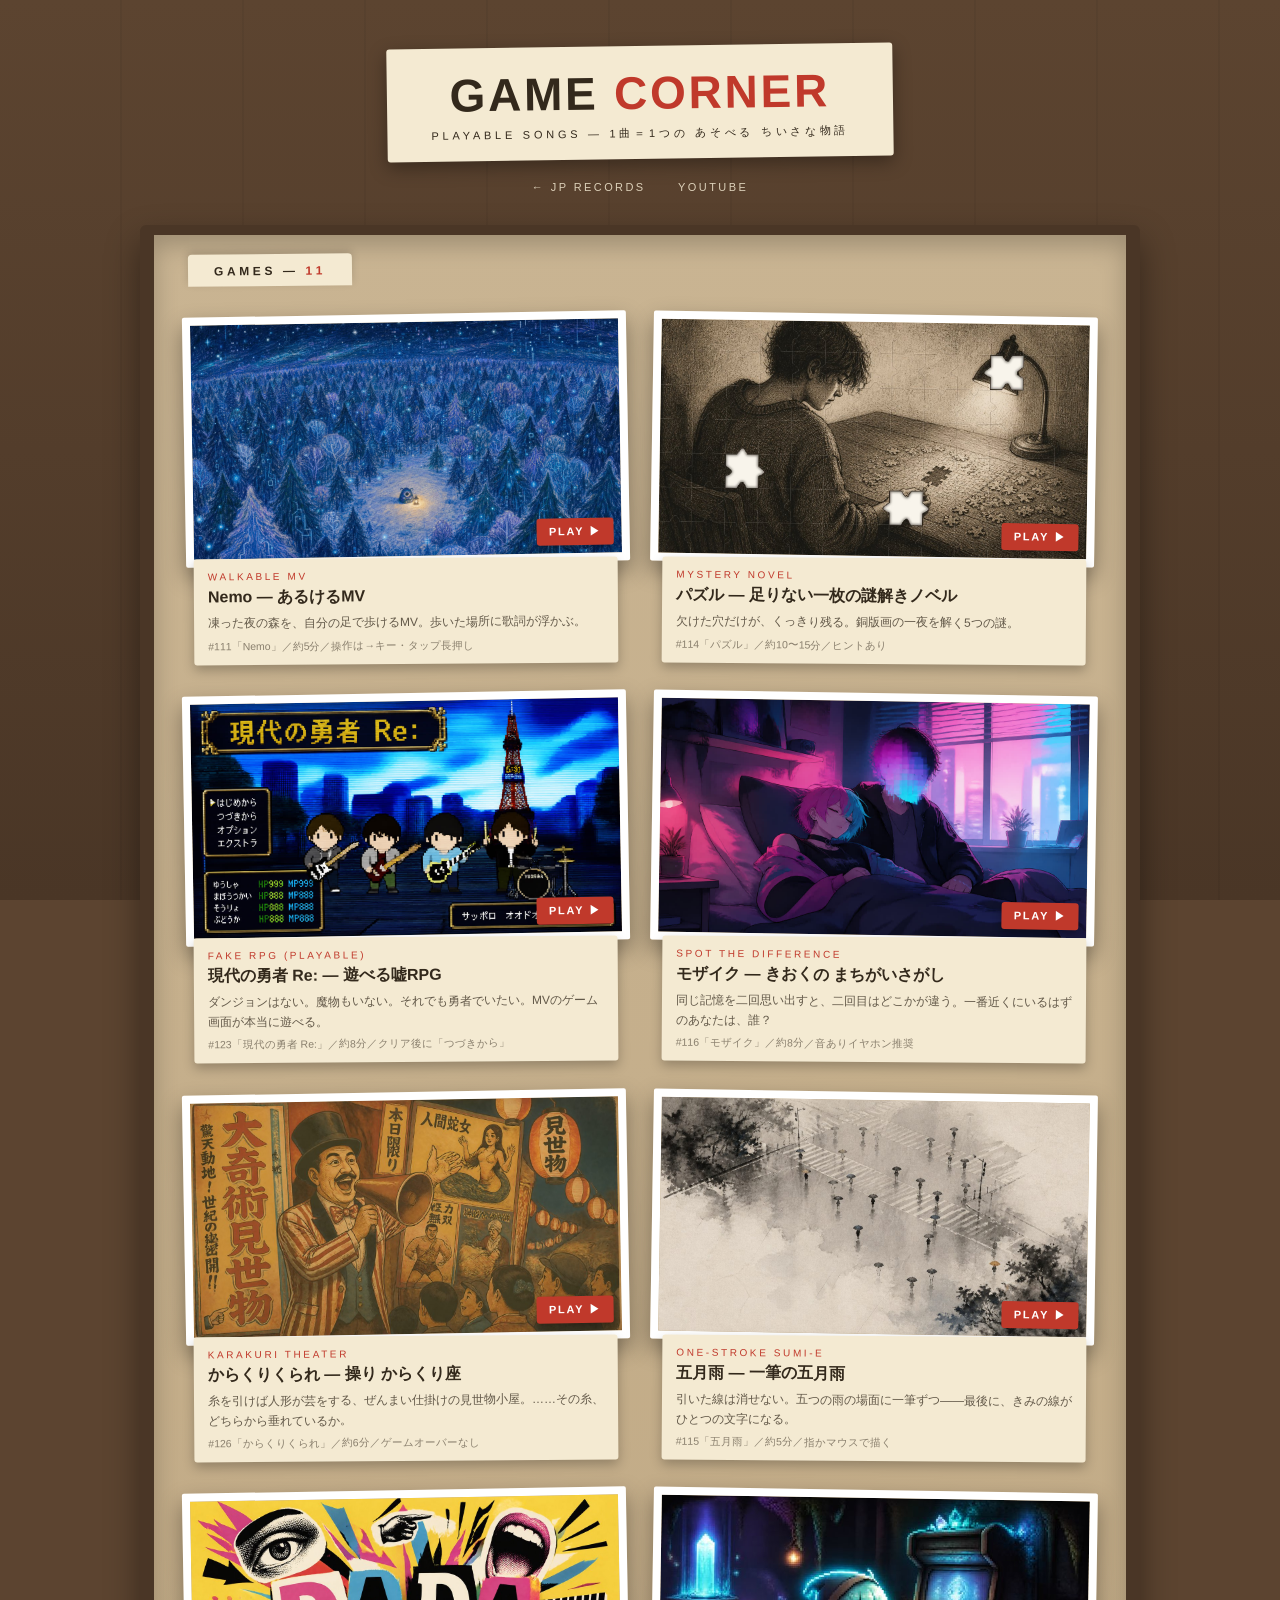
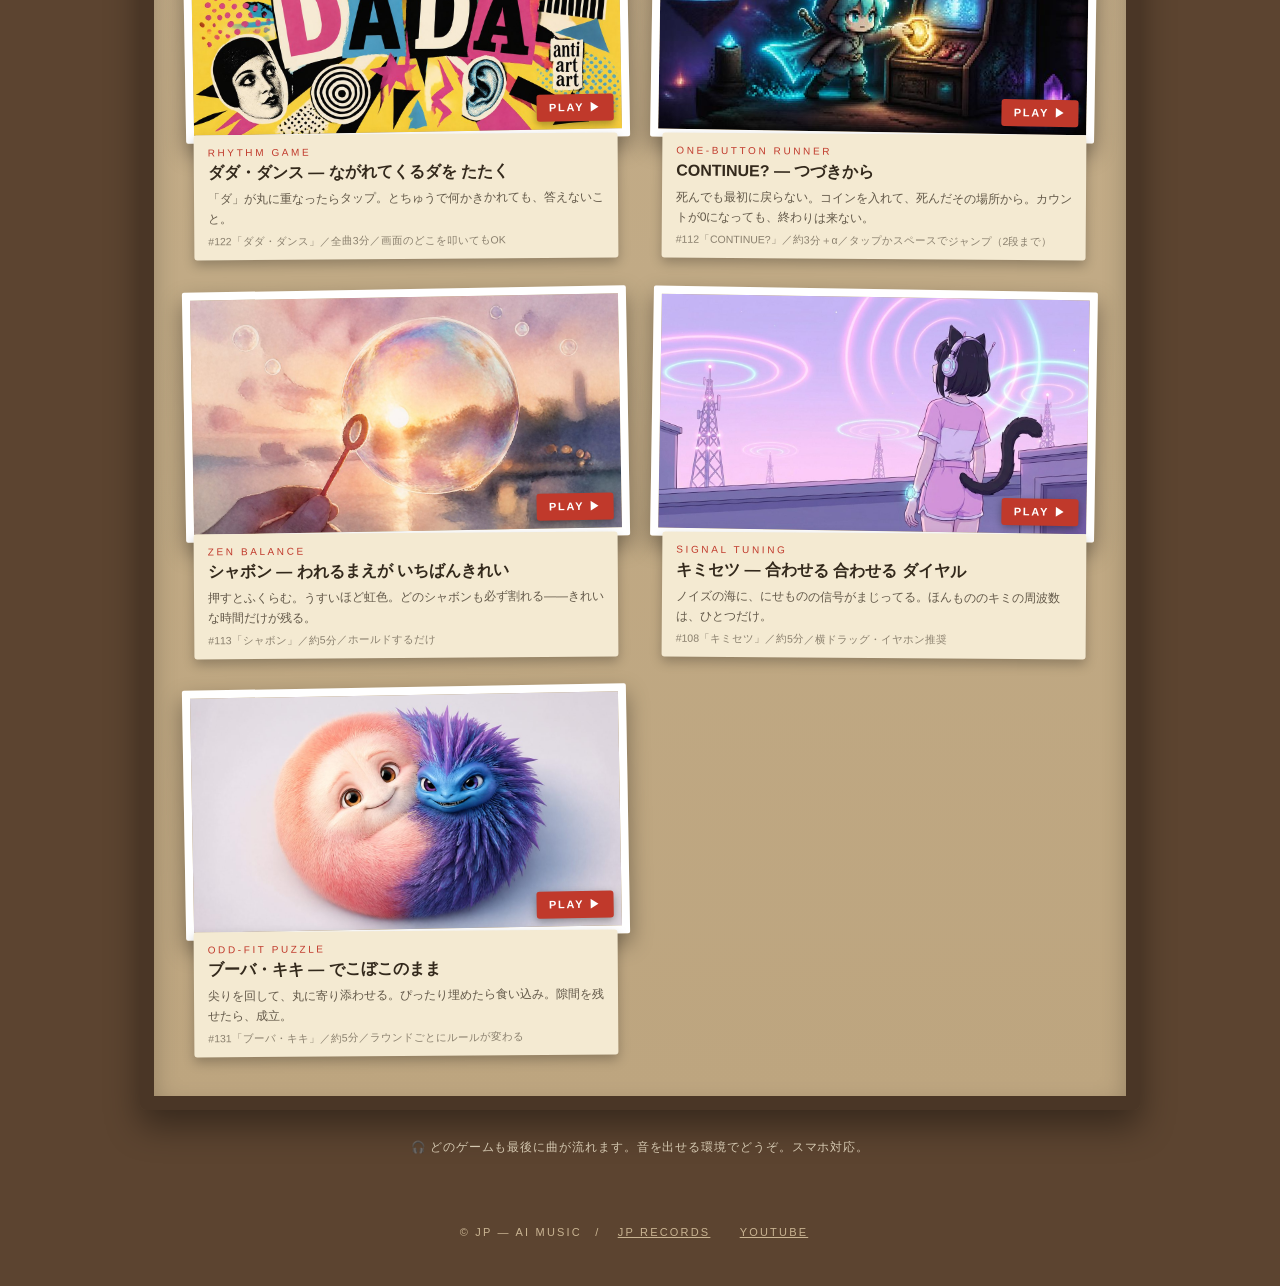
<file: game/index.html>
<!DOCTYPE html>
<html lang="ja">
<head>
<meta charset="UTF-8">
<meta name="viewport" content="width=device-width, initial-scale=1">
<title>GAME — JP RECORDS</title>
<meta name="description" content="JPの曲があそべる小さなゲームたち。歩けるMV、謎解きノベル、遊べる嘘RPG、記憶の間違い探し。">
<meta property="og:title" content="GAME — JP RECORDS">
<meta property="og:description" content="1曲＝1つの遊べる小さな物語。JPの曲があそべるゲームコーナー。">
<meta property="og:type" content="website">
<meta property="og:url" content="https://jp-records.com/game/">
<meta property="og:image" content="https://jp-records.com/walk/nemo/assets/img/s001.jpg">
<link rel="canonical" href="https://jp-records.com/game/">
<link rel="icon" href="data:image/svg+xml,%3Csvg xmlns='http://www.w3.org/2000/svg' viewBox='0 0 32 32'%3E%3Ccircle cx='16' cy='16' r='15' fill='%23181818'/%3E%3Ccircle cx='16' cy='16' r='6' fill='%23c0392b'/%3E%3Ccircle cx='16' cy='16' r='1.6' fill='%23181818'/%3E%3C/svg%3E">
<link rel="stylesheet" href="../style.css">
<style>
  .gamecrate{max-width:1000px}
  .gbin{display:grid;grid-template-columns:repeat(auto-fill,minmax(300px,1fr));gap:30px 24px;padding:6px 4px}
  .gcard{text-decoration:none;color:var(--ink);display:block}
  .gcard .shot{position:relative;aspect-ratio:16/9;overflow:hidden;border:8px solid #fff;border-radius:2px;
               box-sizing:border-box;box-shadow:0 10px 22px rgba(0,0,0,.38);transition:transform .3s}
  .gcard:nth-child(odd) .shot{transform:rotate(-1deg)}
  .gcard:nth-child(even) .shot{transform:rotate(.9deg)}
  .gcard:hover .shot{transform:rotate(0) translateY(-4px)}
  .gcard .shot img{width:100%;height:100%;object-fit:cover;display:block}
  .gcard .shot .play{position:absolute;right:8px;bottom:8px;background:var(--red);color:#fff;font-weight:800;
                     font-size:11px;letter-spacing:.16em;padding:6px 12px;border-radius:3px;
                     box-shadow:0 3px 8px rgba(0,0,0,.35)}
  .gcard .tag{background:var(--tag);margin:-6px 10px 0;position:relative;padding:12px 14px 11px;border-radius:3px;
              box-shadow:0 5px 12px rgba(0,0,0,.25);transform:rotate(-.4deg)}
  .gcard:nth-child(even) .tag{transform:rotate(.4deg)}
  .gcard .tag h2{margin:0;font-size:16px;line-height:1.4}
  .gcard .tag .kind{font-family:var(--cond);font-size:10px;letter-spacing:.26em;color:var(--red);margin-bottom:4px}
  .gcard .tag .desc{font-size:12px;line-height:1.6;opacity:.75;margin-top:6px}
  .gcard .tag .meta{font-size:10.5px;opacity:.55;margin-top:6px}
  .gnote{max-width:1000px;margin:-30px auto 60px;padding:0 26px;color:var(--tag);font-size:11.5px;
         letter-spacing:.08em;opacity:.8;text-align:center}
</style>
</head>
<body>

<header class="sign">
  <div class="board">
    <h1>GAME <span>CORNER</span></h1>
    <div class="sub">PLAYABLE SONGS — 1曲＝1つの あそべる ちいさな物語</div>
  </div>
  <nav>
    <a href="/">← JP RECORDS</a>
    <a href="https://www.youtube.com/@JP-ow2gi" target="_blank" rel="noopener">YOUTUBE</a>
  </nav>
</header>

<section class="crate gamecrate">
  <div class="divider">GAMES — <b>11</b></div>
  <div class="gbin">

    <a class="gcard" href="/walk/nemo/">
      <div class="shot"><img src="/walk/nemo/assets/img/s001.jpg" alt="Nemo あるけるMV" loading="lazy"><span class="play">PLAY ▶</span></div>
      <div class="tag">
        <div class="kind">WALKABLE MV</div>
        <h2>Nemo — あるけるMV</h2>
        <div class="desc">凍った夜の森を、自分の足で歩けるMV。歩いた場所に歌詞が浮かぶ。</div>
        <div class="meta">#111「Nemo」／約5分／操作は→キー・タップ長押し</div>
      </div>
    </a>

    <a class="gcard" href="/game/puzzle/">
      <div class="shot"><img src="/game/puzzle/assets/img/title.jpg" alt="パズル 謎解きノベル" loading="lazy"><span class="play">PLAY ▶</span></div>
      <div class="tag">
        <div class="kind">MYSTERY NOVEL</div>
        <h2>パズル — 足りない一枚の謎解きノベル</h2>
        <div class="desc">欠けた穴だけが、くっきり残る。銅版画の一夜を解く5つの謎。</div>
        <div class="meta">#114「パズル」／約10〜15分／ヒントあり</div>
      </div>
    </a>

    <a class="gcard" href="/game/yusha/">
      <div class="shot"><img src="/game/yusha/assets/img/s001.jpg" alt="現代の勇者 Re: 遊べる嘘RPG" loading="lazy"><span class="play">PLAY ▶</span></div>
      <div class="tag">
        <div class="kind">FAKE RPG (PLAYABLE)</div>
        <h2>現代の勇者 Re: — 遊べる嘘RPG</h2>
        <div class="desc">ダンジョンはない。魔物もいない。それでも勇者でいたい。MVのゲーム画面が本当に遊べる。</div>
        <div class="meta">#123「現代の勇者 Re:」／約8分／クリア後に「つづきから」</div>
      </div>
    </a>

    <a class="gcard" href="/game/mosaic/">
      <div class="shot"><img src="/game/mosaic/assets/img/s001.jpg" alt="モザイク きおくのまちがいさがし" loading="lazy"><span class="play">PLAY ▶</span></div>
      <div class="tag">
        <div class="kind">SPOT THE DIFFERENCE</div>
        <h2>モザイク — きおくの まちがいさがし</h2>
        <div class="desc">同じ記憶を二回思い出すと、二回目はどこかが違う。一番近くにいるはずのあなたは、誰？</div>
        <div class="meta">#116「モザイク」／約8分／音ありイヤホン推奨</div>
      </div>
    </a>

    <a class="gcard" href="/game/karakuri/">
      <div class="shot"><img src="/game/karakuri/assets/img/title.jpg" alt="からくりくられ 操りからくり座" loading="lazy"><span class="play">PLAY ▶</span></div>
      <div class="tag">
        <div class="kind">KARAKURI THEATER</div>
        <h2>からくりくられ — 操り からくり座</h2>
        <div class="desc">糸を引けば人形が芸をする、ぜんまい仕掛けの見世物小屋。……その糸、どちらから垂れているか。</div>
        <div class="meta">#126「からくりくられ」／約6分／ゲームオーバーなし</div>
      </div>
    </a>

    <a class="gcard" href="/game/samidare/">
      <div class="shot"><img src="/game/samidare/assets/img/title.jpg" alt="一筆の五月雨" loading="lazy"><span class="play">PLAY ▶</span></div>
      <div class="tag">
        <div class="kind">ONE-STROKE SUMI-E</div>
        <h2>五月雨 — 一筆の五月雨</h2>
        <div class="desc">引いた線は消せない。五つの雨の場面に一筆ずつ——最後に、きみの線がひとつの文字になる。</div>
        <div class="meta">#115「五月雨」／約5分／指かマウスで描く</div>
      </div>
    </a>

    <a class="gcard" href="/game/dada/">
      <div class="shot"><img src="/game/dada/assets/img/title.jpg" alt="ダダ・ダンス リズムゲーム" loading="lazy"><span class="play">PLAY ▶</span></div>
      <div class="tag">
        <div class="kind">RHYTHM GAME</div>
        <h2>ダダ・ダンス — ながれてくるダを たたく</h2>
        <div class="desc">「ダ」が丸に重なったらタップ。とちゅうで何かきかれても、答えないこと。</div>
        <div class="meta">#122「ダダ・ダンス」／全曲3分／画面のどこを叩いてもOK</div>
      </div>
    </a>

    <a class="gcard" href="/game/continue/">
      <div class="shot"><img src="/game/continue/assets/img/title.jpg" alt="CONTINUE? ワンボタンランナー" loading="lazy"><span class="play">PLAY ▶</span></div>
      <div class="tag">
        <div class="kind">ONE-BUTTON RUNNER</div>
        <h2>CONTINUE? — つづきから</h2>
        <div class="desc">死んでも最初に戻らない。コインを入れて、死んだその場所から。カウントが0になっても、終わりは来ない。</div>
        <div class="meta">#112「CONTINUE?」／約3分＋α／タップかスペースでジャンプ（2段まで）</div>
      </div>
    </a>

    <a class="gcard" href="/game/shabon/">
      <div class="shot"><img src="/game/shabon/assets/img/title.jpg" alt="シャボン 禅バランス" loading="lazy"><span class="play">PLAY ▶</span></div>
      <div class="tag">
        <div class="kind">ZEN BALANCE</div>
        <h2>シャボン — われるまえが いちばんきれい</h2>
        <div class="desc">押すとふくらむ。うすいほど虹色。どのシャボンも必ず割れる——きれいな時間だけが残る。</div>
        <div class="meta">#113「シャボン」／約5分／ホールドするだけ</div>
      </div>
    </a>

    <a class="gcard" href="/game/kimisetsu/">
      <div class="shot"><img src="/game/kimisetsu/assets/img/title.jpg" alt="キミセツ 周波数さがし" loading="lazy"><span class="play">PLAY ▶</span></div>
      <div class="tag">
        <div class="kind">SIGNAL TUNING</div>
        <h2>キミセツ — 合わせる 合わせる ダイヤル</h2>
        <div class="desc">ノイズの海に、にせものの信号がまじってる。ほんもののキミの周波数は、ひとつだけ。</div>
        <div class="meta">#108「キミセツ」／約5分／横ドラッグ・イヤホン推奨</div>
      </div>
    </a>

    <a class="gcard" href="/game/buba/">
      <div class="shot"><img src="/game/buba/assets/img/title.jpg" alt="ブーバ・キキ でこぼこ嵌合パズル" loading="lazy"><span class="play">PLAY ▶</span></div>
      <div class="tag">
        <div class="kind">ODD-FIT PUZZLE</div>
        <h2>ブーバ・キキ — でこぼこのまま</h2>
        <div class="desc">尖りを回して、丸に寄り添わせる。ぴったり埋めたら食い込み。隙間を残せたら、成立。</div>
        <div class="meta">#131「ブーバ・キキ」／約5分／ラウンドごとにルールが変わる</div>
      </div>
    </a>

  </div>
</section>

<div class="gnote">🎧 どのゲームも最後に曲が流れます。音を出せる環境でどうぞ。スマホ対応。</div>

<footer>
  © JP — AI MUSIC　/
  <a href="/">JP RECORDS</a>
  <a href="https://www.youtube.com/@JP-ow2gi" target="_blank" rel="noopener">YOUTUBE</a>
</footer>

</body>
</html>
</file>
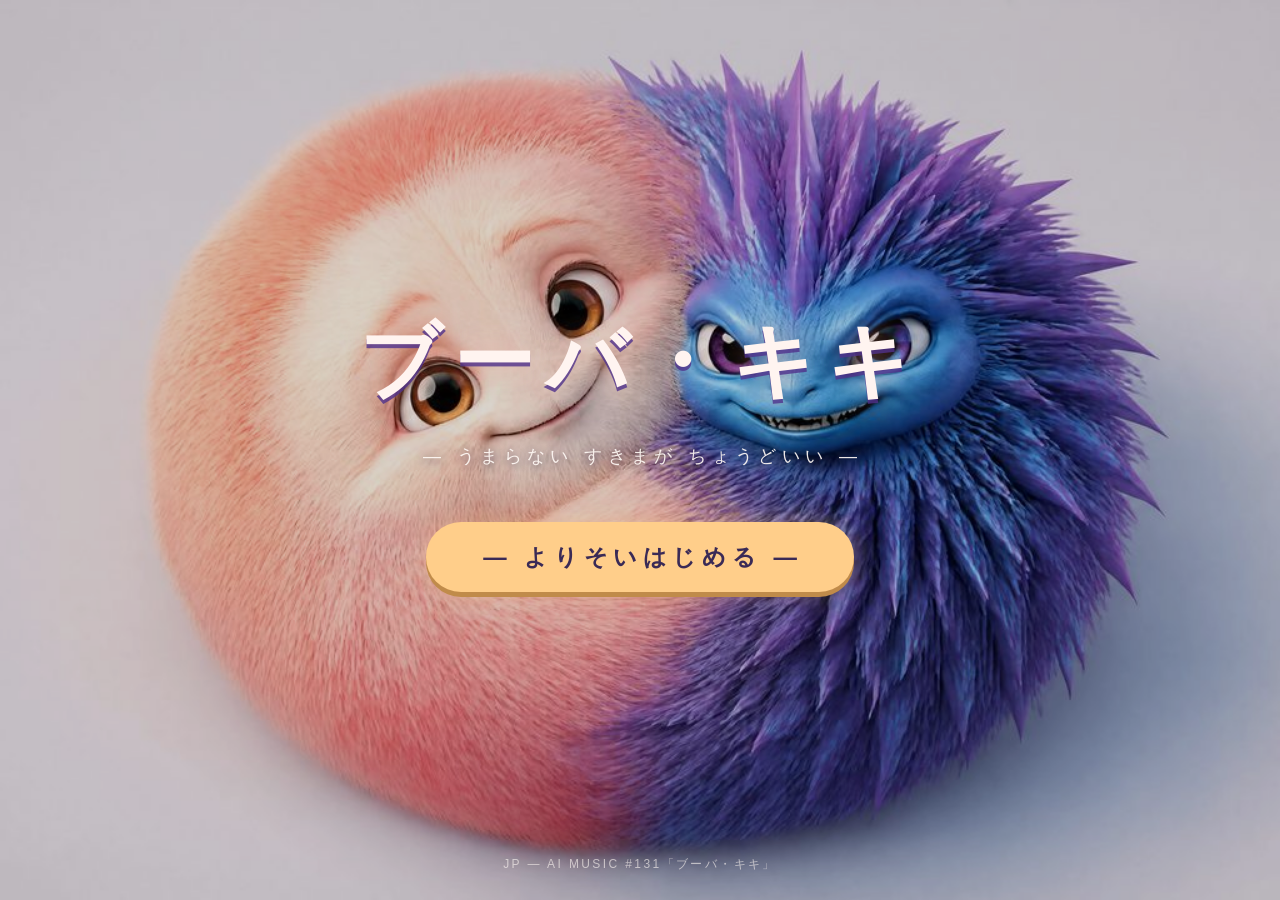
<file: game/buba/index.html>
<!DOCTYPE html>
<html lang="ja">
<head>
<meta charset="utf-8">
<meta name="viewport" content="width=device-width, initial-scale=1, user-scalable=no">
<title>ブーバ・キキ — でこぼこのまま | JP RECORDS</title>
<meta name="description" content="JP「ブーバ・キキ」の世界。とがったカタチをまわして、丸いカタチに寄り添わせる。ぴったり埋めたら食い込む。埋まらない隙間が、ちょうどいい。">
<style>
  * { margin:0; padding:0; box-sizing:border-box; }
  html, body { height:100%; overflow:hidden; background:#2a2140; touch-action:none; }
  body { font-family:"Hiragino Maru Gothic ProN","Hiragino Kaku Gothic ProN","Yu Gothic",sans-serif; color:#fff4f0;
         display:flex; align-items:center; justify-content:center; user-select:none; -webkit-user-select:none; }

  #stage { position:relative; aspect-ratio:16/9; width:min(100vw, calc(100vh * 16 / 9));
           background:#2a2140; overflow:hidden; }
  #scene { position:absolute; inset:0; width:100%; height:100%; object-fit:fill; transition:opacity 1.2s ease;
           filter:brightness(.8) saturate(.9); }
  #cv { position:absolute; inset:0; width:100%; height:100%; cursor:grab; }

  #mono { position:absolute; left:0; right:0; top:6%; text-align:center; pointer-events:none; }
  .mline { font-size:clamp(15px,2.8vh,26px); letter-spacing:.14em; line-height:1.9; color:#fff8f4;
           text-shadow:0 2px 14px rgba(42,33,64,.95), 0 0 26px rgba(42,33,64,.9);
           opacity:0; transition:opacity .9s ease; }
  .mline.on { opacity:1; }

  #rot { position:absolute; right:3.5%; bottom:5%; display:flex; gap:1.6vh; }
  .rbtn { width:8.5vh; height:8.5vh; border-radius:50%; font-size:3.4vh; color:#fff4f0; cursor:pointer;
          background:rgba(120,90,200,.35); border:2px solid rgba(255,244,240,.55);
          box-shadow:0 4px 16px rgba(0,0,0,.35); transition:all .15s; }
  .rbtn:active { transform:scale(.92); background:rgba(120,90,200,.6); }

  #rounds { position:absolute; left:3.5%; top:5%; display:flex; gap:1vh; pointer-events:none; }
  .rdot { width:1.6vh; height:1.6vh; border-radius:50%; border:1px solid rgba(255,244,240,.6); }
  .rdot.done { background:#ffce8a; border-color:#ffce8a; }

  #ui { position:absolute; left:0; right:0; bottom:7%; display:none; flex-direction:column; align-items:center; gap:1.8vh; z-index:5; }
  #ui.on { display:flex; }
  .cbtn { font-family:inherit; font-size:clamp(15px,2.5vh,22px); letter-spacing:.2em; text-indent:.2em; color:#fff4f0;
          background:rgba(70,52,120,.85); border:2px solid rgba(255,206,138,.6); border-radius:2em;
          padding:.65em 2em; cursor:pointer; transition:all .3s; }
  .cbtn:hover { background:rgba(255,206,138,.22); box-shadow:0 0 20px rgba(255,206,138,.35); }
  .qrow { display:flex; gap:4vh; }

  .overlay { position:fixed; inset:0; display:flex; flex-direction:column; align-items:center; justify-content:center;
             gap:3vh; text-align:center; z-index:10; }
  #title { background:rgba(42,33,64,.4); transition:opacity 1.6s; }
  #title .bg { position:absolute; inset:0; z-index:-1; }
  #title .bg img { width:100%; height:100%; object-fit:cover; filter:brightness(.85); }
  #title h1 { font-size:clamp(40px,9vh,88px); font-weight:800; letter-spacing:.14em;
              text-shadow:0 4px 0 rgba(80,50,140,.8), 0 0 34px rgba(255,160,140,.5); }
  #title .sub { font-size:clamp(13px,2.2vh,18px); letter-spacing:.3em; text-indent:.3em; color:rgba(255,248,244,.92);
                text-shadow:0 2px 10px rgba(42,33,64,.9); }
  #start { margin-top:3vh; font-family:inherit; font-size:clamp(16px,2.6vh,24px); font-weight:800; letter-spacing:.24em; text-indent:.24em;
           color:#3a2a56; background:#ffce8a; border:none; border-radius:2em;
           box-shadow:0 5px 0 #c08b4a, 0 0 26px rgba(255,206,138,.4); padding:.8em 2.2em; cursor:pointer; transition:all .15s; }
  #start:disabled { opacity:.4; cursor:default; }
  #start:not(:disabled):active { transform:translateY(4px); box-shadow:0 1px 0 #c08b4a; }
  #title .credit { position:absolute; bottom:3vh; font-size:12px; letter-spacing:.2em; color:rgba(255,248,244,.6); }

  #ending { background:#1c1630; opacity:0; pointer-events:none; transition:opacity 2.5s ease; z-index:20; }
  #ending .bg { position:absolute; inset:0; }
  #ending .bg img { width:100%; height:100%; object-fit:fill; transition:opacity 1.2s ease; }
  #elyric { position:relative; font-size:clamp(20px,3.6vh,34px); letter-spacing:.14em; line-height:2; color:#fff8f4;
            text-shadow:0 0 14px rgba(28,22,48,.95), 0 2px 24px rgba(28,22,48,.9);
            opacity:0; transition:opacity .9s ease; }
  #endcard { position:relative; display:none; flex-direction:column; align-items:center; gap:3.5vh; }
  #endcard .fin { font-size:clamp(20px,3.8vh,36px); letter-spacing:.22em; text-indent:.22em; }
  #again { font-family:inherit; font-size:clamp(13px,2.1vh,17px); letter-spacing:.26em; text-indent:.26em;
           color:rgba(255,248,244,.85); background:rgba(42,33,64,.5); border:1px solid rgba(255,206,138,.45);
           border-radius:2em; padding:.5em 1.5em; cursor:pointer; }
</style>
</head>
<body>

<div id="stage">
  <img id="scene" src="assets/img/r1.jpg" alt="">
  <canvas id="cv" width="1280" height="720"></canvas>
  <div id="rounds"></div>
  <div id="mono"><div class="mline" id="mline"></div></div>
  <div id="rot">
    <button class="rbtn" id="rl">⟲</button>
    <button class="rbtn" id="rr">⟳</button>
  </div>
  <div id="ui"></div>
</div>

<div class="overlay" id="title">
  <div class="bg"><img src="assets/img/title.jpg" alt=""></div>
  <h1>ブーバ・キキ</h1>
  <div class="sub">— うまらない すきまが ちょうどいい —</div>
  <button id="start" disabled>よみこみちゅう…</button>
  <div class="credit">JP — AI MUSIC #131「ブーバ・キキ」</div>
</div>

<div class="overlay" id="ending">
  <div class="bg"><img id="endbg" src="assets/img/e1.jpg" alt=""></div>
  <div id="elyric"></div>
  <div id="endcard">
    <div class="fin">でこぼこのまま、また あした</div>
    <button id="again">— もういちど よりそう —</button>
  </div>
</div>

<script>
(() => {
  const $ = id => document.getElementById(id);
  const stage = $('stage'), scene = $('scene'), cv = $('cv'), ctx = cv.getContext('2d'),
        mline = $('mline'), ui = $('ui'), rounds = $('rounds');
  const IMG = n => `assets/img/${n}.jpg`;
  const PEEK = new URLSearchParams(location.search).get('peek');
  const W = 1280, H = 720;

  const bgm = new Audio('assets/audio/bgm_loop.mp3'); bgm.loop = true; bgm.volume = .4;
  const endTrack = new Audio('assets/audio/ending.mp3');

  // ---------- 音象徴SE ----------
  let AC = null;
  const ac = () => AC || (AC = new (window.AudioContext || window.webkitAudioContext)());
  function seBuba() { try {
    const t = ac().currentTime, o = ac().createOscillator(), g = ac().createGain();
    o.type = 'sine'; o.frequency.setValueAtTime(340, t); o.frequency.exponentialRampToValueAtTime(210, t + .3);
    g.gain.setValueAtTime(.14, t); g.gain.exponentialRampToValueAtTime(.0001, t + .38);
    o.connect(g).connect(ac().destination); o.start(t); o.stop(t + .4);
  } catch (_) {} }
  function seKiki(freq) { try {
    const t = ac().currentTime, o = ac().createOscillator(), g = ac().createGain();
    o.type = 'square'; o.frequency.setValueAtTime(freq || 2400, t); o.frequency.exponentialRampToValueAtTime((freq || 2400) * 1.3, t + .06);
    g.gain.setValueAtTime(.05, t); g.gain.exponentialRampToValueAtTime(.0001, t + .09);
    o.connect(g).connect(ac().destination); o.start(t); o.stop(t + .1);
  } catch (_) {} }
  function seFit() { seBuba(); setTimeout(() => seKiki(), 140); setTimeout(seBuba, 300); }

  // ---------- 図形（シード付き） ----------
  let seed = 131;
  const rnd = () => { seed = (seed * 1103515245 + 12345) & 0x7fffffff; return seed / 0x7fffffff; };

  function makeBlob(cx, cy, R, nb) {
    const bumps = [];
    for (let i = 0; i < nb; i++) bumps.push({ n: 2 + Math.floor(rnd() * 3), a: .1 + rnd() * .14, ph: rnd() * Math.PI * 2 });
    const base = th => R * (1 + bumps.reduce((s, b) => s + b.a * Math.sin(b.n * th + b.ph), 0));
    return { cx, cy, rot: 0, breath: 0, base,
             rAt(th, ts) { const br = this.breath ? 1 + this.breath * Math.sin((ts || 0) / 1000 * 1.8) : 1;
                           return this.base(th - this.rot) * br; },
             rMax(th) { return this.base(th - this.rot) * (1 + this.breath); } };
  }
  function makeKiki(ns) {
    const pts = [];
    for (let i = 0; i < ns; i++) {
      const a0 = i / ns * Math.PI * 2;
      const outer = 64 + rnd() * 34, inner = 26 + rnd() * 8;
      pts.push({ r: outer, a: a0 });
      pts.push({ r: inner, a: a0 + Math.PI / ns });
    }
    return pts;
  }

  // ---------- ラウンド（毎回ルールが変わる） ----------
  const ROUNDS = [
    { bg:'r1', mode:'basic',  nb:2, ns:5,
      intro:'とがりを うごかして、まるに よりそわせる（⟲⟳で かいてん）',
      ok:'おお、はまってない のに、おさまった' },
    { bg:'r2', mode:'swap',   nb:3, ns:6,
      intro:'こんどは きみが、まるの ばん。とがりは うごかない',
      ok:'まるく なっても、よりそいかたは おなじだ' },
    { bg:'r3', mode:'duo',    nb:3, ns:6,
      intro:'とがりが ふたりに なった。ひとりずつ、じゅんばんに',
      ok:'みっつ ならんでも、すきまは すきまの まま' },
    { bg:'r4', mode:'breath', nb:3, ns:7,
      intro:'この まるは、いきを している。すいこんだ ときに ささらない ように',
      ok:'いきづかいごと、うけとめた' },
    { bg:'r5', mode:'night',  nb:4, ns:8,
      intro:'つきよ。かたちは りんかくだけ。ちかづくと、キキの こえが たかくなる',
      ok:'めを こらさなくても、もう わかる' },
  ];
  let ri = 0, blob = null, kiki = null, kx = 940, ky = 360, krot = 0;
  let fixedKiki = null, duoPhase = 0;
  let active = false, fitDone = false, glow = 0, nowTs = 0;
  const mode = () => ROUNDS[ri].mode;
  const movable = () => mode() === 'swap' ? 'blob' : 'kiki';

  // ---------- 判定 ----------
  function kikiPts(k) {
    return k.pts.map(p => ({
      x: k.x + Math.cos(p.a + k.rot) * p.r,
      y: k.y + Math.sin(p.a + k.rot) * p.r,
      tip: p.r > 50,
    }));
  }
  const activeKiki = () => ({ pts: kiki, x: kx, y: ky, rot: krot });
  function gapOf(pt) {                 // 呼吸ラウンドは最大吸気で判定（負=食い込み）
    const dx = pt.x - blob.cx, dy = pt.y - blob.cy;
    const d = Math.hypot(dx, dy);
    return d - blob.rMax(Math.atan2(dy, dx));
  }
  function evaluate() {
    const pts = kikiPts(activeKiki());
    let pen = 0, contacts = 0, closest = 1e9;
    for (const p of pts) {
      const g = gapOf(p);
      if (g < -5) pen++;
      if (g < closest) closest = g;
      if (p.tip && g >= -5 && g < 22) contacts++;
    }
    let clash = 0;                     // ふたりめ: 先客のとがりと ぶつからない
    if (fixedKiki) {
      const fp = kikiPts(fixedKiki);
      for (const p of pts) for (const q of fp)
        if (Math.hypot(p.x - q.x, p.y - q.y) < 14) { clash++; break; }
    }
    return { pen, contacts, closest, clash,
             ok: pen === 0 && clash === 0 && closest < 8 && contacts >= 2 };
  }

  // ---------- 入力 ----------
  let dragging = false, dx0 = 0, dy0 = 0, lastTick = 0;
  cv.addEventListener('pointerdown', e => {
    if (!active) return;
    const r = stage.getBoundingClientRect();
    const x = (e.clientX - r.left) / r.width * W, y = (e.clientY - r.top) / r.height * H;
    const tx = movable() === 'blob' ? blob.cx : kx, ty = movable() === 'blob' ? blob.cy : ky;
    if (Math.hypot(x - tx, y - ty) < 170) { dragging = true; dx0 = x - tx; dy0 = y - ty; cv.style.cursor = 'grabbing'; }
  });
  cv.addEventListener('pointermove', e => {
    if (!dragging || !active) return;
    const r = stage.getBoundingClientRect();
    const x = (e.clientX - r.left) / r.width * W - dx0, y = (e.clientY - r.top) / r.height * H - dy0;
    if (movable() === 'blob') { blob.cx = x; blob.cy = y; } else { kx = x; ky = y; }
    if (mode() === 'night') {                      // 月夜: 近いほど こえが たかく なる
      const v = evaluate();
      const nowMs = performance.now();
      const gap = Math.max(0, v.closest);
      const interval = 90 + Math.min(600, gap * 4);
      if (nowMs - lastTick > interval) { lastTick = nowMs; seKiki(1200 + Math.max(0, 260 - gap) * 9); }
    }
  });
  function release() {
    if (!dragging) return;
    dragging = false; cv.style.cursor = 'grab';
    if (!active) return;
    const v = evaluate();
    if (v.ok) fit();
    else if (v.clash > 0) { seKiki(); flashLine('とがり どうしが ぶつかってる'); }
    else if (v.pen > 0) { seKiki(); flashLine('めりこんでる……　すきまは のこして いい'); }
  }
  cv.addEventListener('pointerup', release);
  cv.addEventListener('pointerleave', release);
  const rot = dir => {
    if (!active) return;
    if (movable() === 'blob') blob.rot += dir * Math.PI / 18;
    else krot += dir * Math.PI / 18;
    seKiki();
  };
  $('rl').addEventListener('click', () => rot(-1));
  $('rr').addEventListener('click', () => rot(1));
  window.addEventListener('keydown', e => {
    if (e.key === 'ArrowLeft') rot(-1);
    if (e.key === 'ArrowRight') rot(1);
  });

  let flashTimer = null;
  function flashLine(s, ms) {
    mline.textContent = s; mline.classList.add('on');
    clearTimeout(flashTimer);
    flashTimer = setTimeout(() => mline.classList.remove('on'), ms || 1800);
  }

  // ---------- 描画 ----------
  const night = () => mode() === 'night';
  function blobPath(ts) {
    ctx.beginPath();
    for (let a = 0; a <= Math.PI * 2 + .02; a += .04) {
      const rr = blob.rAt(a, ts);
      const x = blob.cx + Math.cos(a) * rr, y = blob.cy + Math.sin(a) * rr;
      a === 0 ? ctx.moveTo(x, y) : ctx.lineTo(x, y);
    }
    ctx.closePath();
  }
  function kikiPath(k) {
    const pts = kikiPts(k);
    ctx.beginPath();
    pts.forEach((p, i) => i === 0 ? ctx.moveTo(p.x, p.y) : ctx.lineTo(p.x, p.y));
    ctx.closePath();
  }
  function drawShapes(ts) {
    ctx.clearRect(0, 0, W, H);
    if (!blob) return;
    // ブーバ
    blobPath(ts);
    if (night()) {
      ctx.strokeStyle = 'rgba(255,205,170,.85)'; ctx.lineWidth = 2.5;
      ctx.shadowColor = 'rgba(255,180,140,.7)'; ctx.shadowBlur = 16; ctx.stroke(); ctx.shadowBlur = 0;
    } else {
      const bg = ctx.createRadialGradient(blob.cx - 30, blob.cy - 40, 30, blob.cx, blob.cy, 220);
      bg.addColorStop(0, '#ffd9c4'); bg.addColorStop(1, '#f79f88');
      ctx.fillStyle = bg; ctx.shadowColor = 'rgba(255,170,140,.55)'; ctx.shadowBlur = 34; ctx.fill();
      ctx.shadowBlur = 0;
    }
    if (glow > 0) {
      blobPath(ts);
      ctx.strokeStyle = `rgba(255,214,130,${glow * .9})`;
      ctx.lineWidth = 5; ctx.shadowColor = 'rgba(255,214,130,.9)'; ctx.shadowBlur = 22;
      ctx.stroke(); ctx.shadowBlur = 0;
    }
    // 先客のキキ（すこし透けて定着）
    if (fixedKiki) drawKiki(fixedKiki, .75);
    // 操作中のキキ
    drawKiki(activeKiki(), 1);
    // 目
    if (!night()) { eye(blob.cx - 26, blob.cy - 22); eye(blob.cx + 26, blob.cy - 22); }
    else { glowEye(blob.cx - 26, blob.cy - 22, '#ffcdaa'); glowEye(blob.cx + 26, blob.cy - 22, '#ffcdaa'); }
    function eye(x, y, s = 1) {
      ctx.fillStyle = '#312446'; ctx.beginPath(); ctx.arc(x, y, 7 * s, 0, Math.PI * 2); ctx.fill();
      ctx.fillStyle = '#fff'; ctx.beginPath(); ctx.arc(x + 2 * s, y - 2 * s, 2.4 * s, 0, Math.PI * 2); ctx.fill();
    }
    function glowEye(x, y, c) {
      ctx.fillStyle = c; ctx.shadowColor = c; ctx.shadowBlur = 10;
      ctx.beginPath(); ctx.arc(x, y, 4, 0, Math.PI * 2); ctx.fill(); ctx.shadowBlur = 0;
    }
    function drawKiki(k, alpha) {
      ctx.globalAlpha = alpha;
      kikiPath(k);
      if (night()) {
        ctx.strokeStyle = 'rgba(185,156,245,.9)'; ctx.lineWidth = 2.2;
        ctx.shadowColor = 'rgba(150,120,255,.8)'; ctx.shadowBlur = 14; ctx.stroke(); ctx.shadowBlur = 0;
        glowEye(k.x - 16, k.y - 12, '#b99cf5'); glowEye(k.x + 16, k.y - 12, '#b99cf5');
      } else {
        const kg = ctx.createRadialGradient(k.x - 14, k.y - 20, 10, k.x, k.y, 110);
        kg.addColorStop(0, '#b99cf5'); kg.addColorStop(1, '#6a4ed9');
        ctx.fillStyle = kg; ctx.shadowColor = 'rgba(140,110,255,.6)'; ctx.shadowBlur = 26; ctx.fill();
        ctx.shadowBlur = 0;
        if (glow > 0) {
          kikiPath(k);
          ctx.strokeStyle = `rgba(255,214,130,${glow * .9})`;
          ctx.lineWidth = 4; ctx.shadowColor = 'rgba(255,214,130,.9)'; ctx.shadowBlur = 18;
          ctx.stroke(); ctx.shadowBlur = 0;
        }
        eye(k.x - 16, k.y - 12, .8); eye(k.x + 16, k.y - 12, .8);
      }
      ctx.globalAlpha = 1;
    }
  }
  function loop(ts) {
    nowTs = ts;
    drawShapes(ts);
    if (fitDone && glow < 1) glow = Math.min(1, glow + .03);
    requestAnimationFrame(loop);
  }

  // ---------- ラウンド進行 ----------
  function startRound(i) {
    ri = i;
    [...rounds.children].forEach((d, k) => d.classList.toggle('done', k < i));
    scene.style.opacity = 0;
    setTimeout(() => {
      scene.src = IMG(ROUNDS[i].bg);
      scene.onload = () => {
        scene.onload = null;
        scene.style.opacity = 1;
        const m = ROUNDS[i].mode;
        fixedKiki = null; duoPhase = 0;
        blob = makeBlob(m === 'swap' ? 380 : 430, 380, 150 + rnd() * 20, ROUNDS[i].nb);
        if (m === 'swap') { blob.cx = 340; blob.cy = 340 + rnd() * 60; }
        if (m === 'breath') blob.breath = .07;
        kiki = makeKiki(ROUNDS[i].ns);
        if (m === 'swap') { kx = 880; ky = 380; krot = rnd() * Math.PI; }
        else { kx = 950; ky = 340 + rnd() * 60; krot = rnd() * Math.PI; }
        fitDone = false; glow = 0; active = true;
        flashLine(ROUNDS[i].intro, 3400);
        if (PEEK !== null) setTimeout(autoSolve, 1100);
      };
    }, i === 0 ? 100 : 1300);
  }
  function fit() {
    if (mode() === 'duo' && duoPhase === 0) {   // ひとりめ定着 → ふたりめ登場
      duoPhase = 1;
      fixedKiki = { pts: kiki, x: kx, y: ky, rot: krot };
      seFit();
      flashLine('……ふたりめが きた');
      kiki = makeKiki(ROUNDS[ri].ns - 1);
      kx = 1020; ky = 260 + rnd() * 160; krot = rnd() * Math.PI;
      if (PEEK !== null) setTimeout(autoSolve, 1100);
      return;
    }
    active = false; fitDone = true;
    seFit();
    [...rounds.children].forEach((d, k) => d.classList.toggle('done', k <= ri));
    mline.textContent = ROUNDS[ri].ok; mline.classList.add('on');
    setTimeout(() => {
      mline.classList.remove('on');
      if (ri + 1 < ROUNDS.length) startRound(ri + 1);
      else lastScene();
    }, 2400);
  }
  function lastScene() {
    mline.textContent = 'にてなくても、かさなれる'; mline.classList.add('on');
    ui.innerHTML = ''; ui.classList.add('on');
    const b = document.createElement('button'); b.className = 'cbtn'; b.textContent = '— おなじ よるを わけあう —';
    b.addEventListener('click', e => { e.stopPropagation(); ui.classList.remove('on'); mline.classList.remove('on'); startEnding(); });
    ui.appendChild(b);
    if (PEEK !== null) setTimeout(() => b.click(), 900);
  }

  // ---------- 音象徴クイズ（30秒の入口） ----------
  function quiz() {
    blob = makeBlob(420, 380, 130, 2);
    kiki = makeKiki(7); kx = 880; ky = 380; krot = .3;
    mline.textContent = 'どっちが 「ブーバ」だと おもう？'; mline.classList.add('on');
    ui.innerHTML = ''; ui.classList.add('on');
    const row = document.createElement('div'); row.className = 'qrow';
    const bL = document.createElement('button'); bL.className = 'cbtn'; bL.textContent = 'ひだり';
    const bR = document.createElement('button'); bR.className = 'cbtn'; bR.textContent = 'みぎ';
    const answer = left => {
      ui.classList.remove('on'); mline.classList.remove('on');
      left ? seBuba() : seKiki();
      setTimeout(() => {
        flashLine(left ? 'せかいの 95%も、そう いうらしい' : 'きみは 5%がわだ。それも いい');
        setTimeout(() => startRound(0), 2200);
      }, 500);
    };
    bL.addEventListener('click', () => answer(true));
    bR.addEventListener('click', () => answer(false));
    row.appendChild(bL); row.appendChild(bR); ui.appendChild(row);
    if (PEEK !== null) setTimeout(() => bL.click(), 1200);
  }

  // ---------- エンディング（ending.mp3 = 原曲120.4s〜 / SRT実測−120.4s） ----------
  const LYRICS = [
    { t: 0.16,  e: 2.01,  x: 'ブーバ って 僕が呼ぶ',                     img: 'e1' },
    { t: 2.04,  e: 4.11,  x: 'キキ って 君が呼ぶ',                       img: 'e1' },
    { t: 4.14,  e: 6.28,  x: 'それだけで なぜか',                        img: 'e1' },
    { t: 6.30,  e: 8.20,  x: 'ここに いられる',                          img: 'e1' },
    { t: 8.23,  e: 12.29, x: 'ブーバ・キキ でこぼこのまま 重なってく',   img: 'e2' },
    { t: 12.31, e: 16.33, x: '埋まらない隙間に 君がいる',                img: 'e2' },
    { t: 16.36, e: 20.33, x: 'まるい月と とがった星',                    img: 'e3' },
    { t: 20.35, e: 24.49, x: 'おなじ夜を 分けあってる',                  img: 'e3' },
    { t: 24.51, e: 28.41, x: 'ブーバ、ブーバ…　キキッ、キキッ…',        img: 'e4' },
  ];
  function startEnding() {
    const f = setInterval(() => { bgm.volume = Math.max(0, bgm.volume - .04); if (bgm.volume <= 0) { bgm.pause(); clearInterval(f); } }, 100);
    const ov = $('ending'), ly = $('elyric'), bg = $('endbg');
    ov.style.pointerEvents = 'auto'; ov.style.opacity = 1;
    endTrack.volume = 1; endTrack.play().catch(() => {});
    let li = -1;
    const tick = () => {
      const t = endTrack.currentTime;
      const cur = LYRICS.findIndex(L => t >= L.t && t <= L.e);
      if (cur !== li) {
        if (cur === -1) ly.style.opacity = 0;
        else {
          ly.textContent = LYRICS[cur].x; ly.style.opacity = 1;
          if (bg.src.indexOf(LYRICS[cur].img) === -1) bg.src = IMG(LYRICS[cur].img);
        }
        li = cur;
      }
      if (!endTrack.ended) requestAnimationFrame(tick);
      else { ly.style.opacity = 0; setTimeout(() => $('endcard').style.display = 'flex', 1500); }
    };
    requestAnimationFrame(tick);
    $('again').addEventListener('click', () => location.reload());
  }

  // ---------- PEEK: 自動ソルバ（可動側を回転×接近の総当り＝判定の自己検証） ----------
  function autoSolve() {
    let best = null;
    const isBlob = movable() === 'blob';
    const anchor = isBlob ? { x: kx, y: ky } : { x: blob.cx, y: blob.cy };   // 寄り添う相手
    const saved = isBlob ? { x: blob.cx, y: blob.cy, r: blob.rot } : { x: kx, y: ky, r: krot };
    outer:
    for (let a = 0; a < Math.PI * 2; a += Math.PI / 24) {
      if (isBlob) blob.rot = a; else krot = a;
      for (let dir = -1.0; dir <= 1.0; dir += 0.25) {
        for (let d = 380; d >= 140; d -= 4) {
          const px = anchor.x + Math.cos(dir + (isBlob ? Math.PI : 0)) * d;
          const py = anchor.y + Math.sin(dir + (isBlob ? Math.PI : 0)) * d;
          if (isBlob) { blob.cx = px; blob.cy = py; } else { kx = px; ky = py; }
          const v = evaluate();
          if (v.pen > 0 || v.clash > 0) break;
          if (v.ok) { best = { a, x: px, y: py }; break outer; }
        }
      }
    }
    if (best) {
      if (isBlob) blob.rot = best.a; else krot = best.a;
      const sx = saved.x, sy = saved.y, t0 = performance.now();
      const anim = () => {
        const p = Math.min(1, (performance.now() - t0) / 1100);
        const x = sx + (best.x - sx) * p, y = sy + (best.y - sy) * p;
        if (isBlob) { blob.cx = x; blob.cy = y; } else { kx = x; ky = y; }
        if (p < 1) requestAnimationFrame(anim);
        else { const v = evaluate(); if (v.ok) fit(); else console.error('SOLVER: settle failed round ' + ri); }
      };
      requestAnimationFrame(anim);
    } else {
      if (isBlob) { blob.cx = saved.x; blob.cy = saved.y; blob.rot = saved.r; }
      else { kx = saved.x; ky = saved.y; krot = saved.r; }
      console.error('SOLVER: no fit found round ' + ri + ' phase ' + duoPhase);
    }
  }

  // ---------- 起動 ----------
  ROUNDS.forEach(() => { const d = document.createElement('div'); d.className = 'rdot'; rounds.appendChild(d); });
  const toLoad = ['title','r1','r2','r3','r4','r5','e1','e2','e3','e4'];
  let loaded = 0;
  const startBtn = $('start');
  toLoad.forEach(n => { const im = new Image(); im.onload = im.onerror = () => {
    loaded++;
    startBtn.textContent = loaded >= toLoad.length ? '— よりそいはじめる —' : `よみこみちゅう… ${Math.round(loaded/toLoad.length*100)}%`;
    if (loaded >= toLoad.length) { startBtn.disabled = false; if (PEEK !== null) startBtn.click(); }
  }; im.src = IMG(n); });

  startBtn.addEventListener('click', () => {
    $('title').style.opacity = 0;
    setTimeout(() => $('title').style.display = 'none', 1500);
    bgm.play().catch(() => {});
    requestAnimationFrame(loop);
    if (PEEK === 'ending') { startEnding(); return; }
    quiz();
  });
})();
</script>
</body>
</html>
</file>
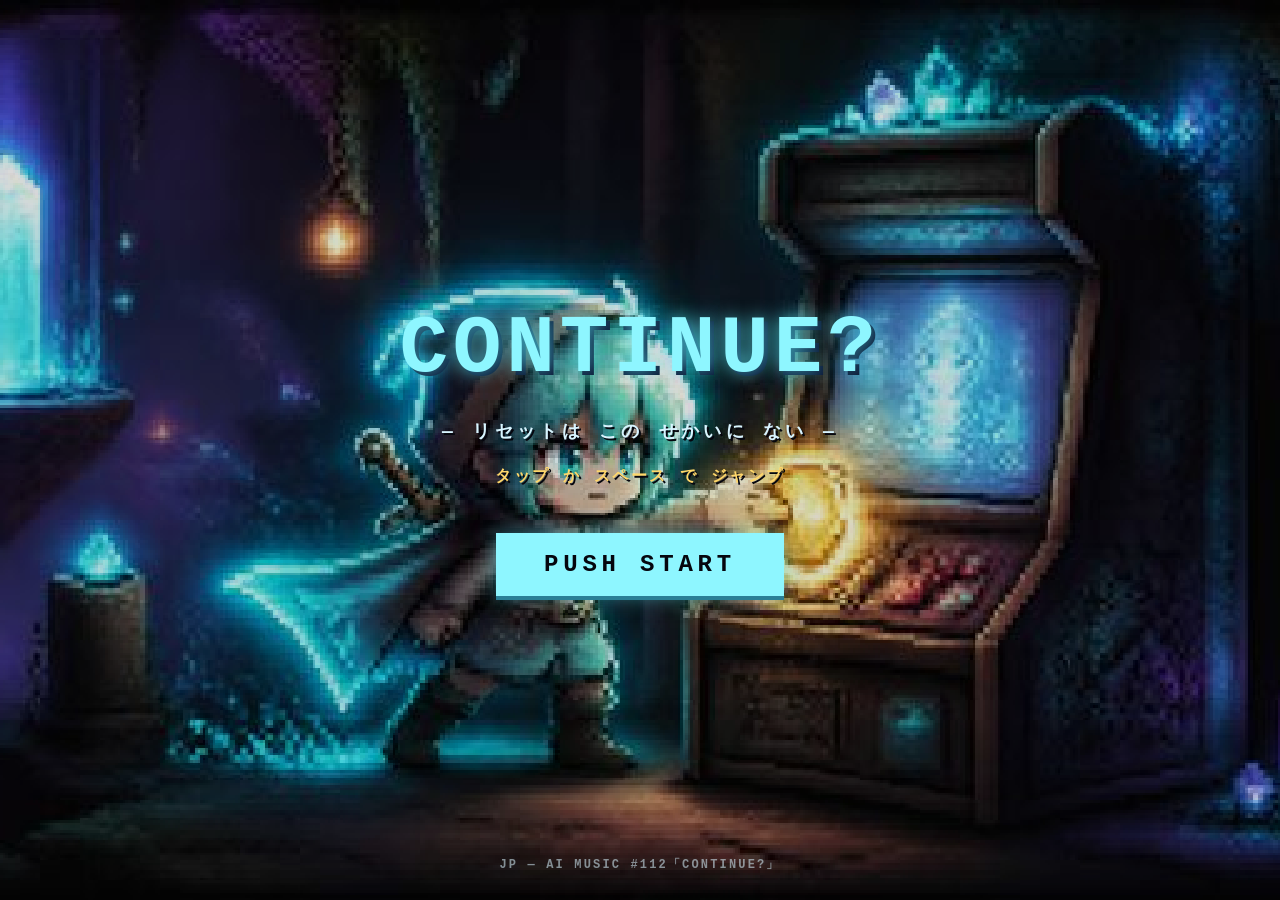
<file: game/continue/index.html>
<!DOCTYPE html>
<html lang="ja">
<head>
<meta charset="utf-8">
<meta name="viewport" content="width=device-width, initial-scale=1, user-scalable=no">
<title>CONTINUE? — つづきから | JP RECORDS</title>
<meta name="description" content="JP「CONTINUE?」の世界。死んでも最初には戻らない。コインを入れて、つづきから。きみのセーブデータは消えない。">
<style>
  * { margin:0; padding:0; box-sizing:border-box; }
  html, body { height:100%; overflow:hidden; background:#05060e; touch-action:manipulation; }
  body { font-family:"Courier New",monospace; font-weight:bold; color:#d8f4ff;
         display:flex; align-items:center; justify-content:center; user-select:none; -webkit-user-select:none; }

  #stage { position:relative; aspect-ratio:16/9; width:min(100vw, calc(100vh * 16 / 9));
           background:#05060e; overflow:hidden; cursor:pointer; }
  #game { position:absolute; inset:0; width:100%; height:100%; image-rendering:pixelated; }

  #hud { position:absolute; left:2.5%; top:3.5%; right:2.5%; display:flex; justify-content:space-between;
         font-size:clamp(12px,2.3vh,19px); letter-spacing:.12em; pointer-events:none;
         text-shadow:2px 2px 0 #05060e, 0 0 8px rgba(90,240,255,.6); }
  #hud span { background:rgba(5,6,14,.55); padding:.15em .5em; }
  #cap { position:absolute; left:0; right:0; top:16%; text-align:center; font-size:clamp(14px,2.8vh,24px);
         letter-spacing:.14em; color:#8ef6ff; text-shadow:2px 2px 0 #05060e, 0 0 12px rgba(90,240,255,.5);
         opacity:0; transition:opacity .8s; pointer-events:none; }

  .overlay { position:fixed; inset:0; display:flex; flex-direction:column; align-items:center; justify-content:center;
             gap:2.6vh; text-align:center; z-index:10; }
  #title { background:rgba(5,6,14,.42); transition:opacity 1.2s; }
  #title .bg { position:absolute; inset:0; z-index:-1; }
  #title .bg img { width:100%; height:100%; object-fit:cover; image-rendering:pixelated; filter:brightness(.85); }
  #title h1 { font-size:clamp(38px,9vh,86px); letter-spacing:.06em; color:#8ef6ff;
              text-shadow:0 0 18px rgba(90,240,255,.8), 4px 4px 0 #0a1130; }
  #title .sub { font-size:clamp(13px,2.2vh,18px); letter-spacing:.24em; color:#d8f4ff; text-shadow:2px 2px 0 #05060e; }
  #start { margin-top:2.5vh; font-family:inherit; font-weight:bold; font-size:clamp(16px,2.7vh,24px); letter-spacing:.2em;
           color:#05060e; background:#8ef6ff; border:none; box-shadow:0 4px 0 #2a7f96, 0 0 22px rgba(90,240,255,.5);
           padding:.75em 2em; cursor:pointer; }
  #start:disabled { opacity:.4; cursor:default; }
  #start:not(:disabled):active { transform:translateY(3px); box-shadow:0 1px 0 #2a7f96; }
  #title .credit { position:absolute; bottom:3vh; font-size:12px; letter-spacing:.18em; color:rgba(216,244,255,.55); }
  #title .hint { font-size:clamp(12px,2vh,16px); letter-spacing:.16em; color:#ffd76a; text-shadow:2px 2px 0 #05060e; }

  #gover { position:absolute; inset:0; display:none; flex-direction:column; align-items:center; justify-content:center;
           gap:3vh; background:rgba(5,3,8,.82); z-index:6; text-align:center; }
  #gover .go { font-size:clamp(34px,8vh,76px); letter-spacing:.14em; color:#ff5a76;
               text-shadow:0 0 20px rgba(255,90,118,.7), 4px 4px 0 #1c0510; }
  #gover .cq { font-size:clamp(20px,4.4vh,42px); letter-spacing:.12em; color:#d8f4ff; }
  #gover .num { color:#ffd76a; font-size:clamp(26px,6vh,58px); text-shadow:0 0 16px rgba(255,215,106,.7); }
  #coinbtn { font-family:inherit; font-weight:bold; font-size:clamp(16px,3vh,27px); letter-spacing:.14em;
             color:#05060e; background:#ffd76a; border:none; box-shadow:0 5px 0 #8f6b14, 0 0 26px rgba(255,215,106,.45);
             padding:.8em 1.8em; cursor:pointer; }
  #coinbtn:active { transform:translateY(4px); box-shadow:0 1px 0 #8f6b14; }

  #ending { background:#05060e; opacity:0; pointer-events:none; transition:opacity 2s ease; z-index:20; }
  #ending .bg { position:absolute; inset:0; }
  #ending .bg img { width:100%; height:100%; object-fit:cover; image-rendering:pixelated; transition:opacity 1.2s ease; }
  #elyric { position:relative; font-size:clamp(19px,3.5vh,33px); letter-spacing:.12em; line-height:2; color:#d8f4ff;
            text-shadow:0 0 12px rgba(5,6,14,.95), 3px 3px 0 rgba(5,6,14,.9); opacity:0; transition:opacity .9s ease; }
  #endcard { position:relative; display:none; flex-direction:column; align-items:center; gap:3vh; }
  #endcard .fin { font-size:clamp(22px,4.6vh,44px); letter-spacing:.18em; color:#8ef6ff; text-shadow:0 0 18px rgba(90,240,255,.7); }
  #endcard .stat { font-size:clamp(14px,2.5vh,21px); letter-spacing:.14em; color:#ffd76a; text-shadow:2px 2px 0 #05060e; }
  #again { font-family:inherit; font-weight:bold; font-size:clamp(14px,2.3vh,19px); letter-spacing:.2em;
           color:rgba(216,244,255,.85); background:transparent; border:2px solid rgba(216,244,255,.5); padding:.5em 1.4em; cursor:pointer; }
</style>
</head>
<body>

<div id="stage">
  <canvas id="game" width="320" height="180"></canvas>
  <div id="hud">
    <span id="dist">0 m</span>
    <span id="coins">COIN ×0</span>
    <span id="conts">CONTINUE ×0</span>
  </div>
  <div id="cap"></div>
  <div id="gover">
    <div class="go">GAME OVER</div>
    <div class="cq">CONTINUE?　<span class="num" id="cnum">9</span></div>
    <button id="coinbtn">◎ コインを いれる</button>
  </div>
</div>

<div class="overlay" id="title">
  <div class="bg"><img src="assets/img/title.jpg" alt=""></div>
  <h1>CONTINUE?</h1>
  <div class="sub">— リセットは この せかいに ない —</div>
  <div class="hint">タップ か スペース で ジャンプ</div>
  <button id="start" disabled>LOADING…</button>
  <div class="credit">JP — AI MUSIC #112「CONTINUE?」</div>
</div>

<div class="overlay" id="ending">
  <div class="bg"><img id="endbg" src="assets/img/clear.jpg" alt=""></div>
  <div id="elyric"></div>
  <div id="endcard">
    <div class="fin">── つづける？</div>
    <div class="stat" id="endstat"></div>
    <button id="again">— もういちど —</button>
  </div>
</div>

<script>
(() => {
  const $ = id => document.getElementById(id);
  const cv = $('game'), ctx = cv.getContext('2d');
  const IMG = n => `assets/img/${n}.jpg`;
  const PEEK = new URLSearchParams(location.search).get('peek');
  const W = 320, H = 180, GROUND = 150;

  const bgm = new Audio('assets/audio/bgm_loop.mp3'); bgm.loop = true; bgm.volume = .6;
  const endTrack = new Audio('assets/audio/ending.mp3');

  // ---------- チップSE ----------
  let AC = null;
  const ac = () => AC || (AC = new (window.AudioContext || window.webkitAudioContext)());
  function chip(freq, dur, type = 'square', gain = .07, slide = 0) { try {
    const t = ac().currentTime, o = ac().createOscillator(), g = ac().createGain();
    o.type = type; o.frequency.setValueAtTime(freq, t);
    if (slide) o.frequency.exponentialRampToValueAtTime(slide, t + dur);
    g.gain.setValueAtTime(gain, t); g.gain.exponentialRampToValueAtTime(.0001, t + dur);
    o.connect(g).connect(ac().destination); o.start(t); o.stop(t + dur + .02);
  } catch (_) {} }
  const seJump = () => chip(300, .18, 'square', .06, 780);
  const seCoin = () => { chip(1320, .07); chip(1760, .16, 'square', .06); };
  const seDie  = () => chip(520, .5, 'sawtooth', .1, 60);
  const seTick = () => chip(880, .06);
  const sePico = () => { [660, 880, 1100, 1320].forEach((f, i) => setTimeout(() => chip(f, .09), i * 90)); };

  // ---------- コース（シード付き乱数＝毎回同じ世界） ----------
  let seed = 112;
  const rnd = () => { seed = (seed * 1103515245 + 12345) & 0x7fffffff; return seed / 0x7fffffff; };
  const GOAL = 24000;                      // px（=2400m）
  // 障害物の使い分け: spike/slime=ジャンプ / pit(広)=二段ジャンプ / bat=飛ばずに走り抜ける / gear=転がってくる（引きつけて跳ぶ）
  const obstacles = [], coinsArr = [], gears = [];
  (() => {
    let x = 700;
    while (x < GOAL - 600) {
      const r = rnd(), prog = x / GOAL;
      if (r < .3) obstacles.push({ type: 'spike', x, w: 14 });
      else if (r < .52) obstacles.push({ type: 'pit', x, w: 34 + rnd() * (26 + prog * 60) });
      else if (r < .7) obstacles.push({ type: 'slime', x, w: 14, ph: rnd() * 6 });
      else if (r < .87) obstacles.push({ type: 'bat', x, w: 16, ph: rnd() * 6 });
      else if (prog > .18) gears.push({ x0: x, w: 18 });
      else obstacles.push({ type: 'spike', x, w: 14 });
      if (rnd() < .75) {
        const last = obstacles[obstacles.length - 1];
        const overBat = last && last.type === 'bat' && Math.abs(last.x - x) < 40;
        const overPit = last && last.type === 'pit' && Math.abs(last.x - x) < 40;
        // コインで正解の通り道を教える: pit上=弧（跳べ）/ bat下=低い列（跳ぶな）
        if (overBat) { for (let i = 0; i < 4; i++) coinsArr.push({ x: last.x - 24 + i * 20, y: GROUND - 8, got: false }); }
        else if (overPit) { for (let i = 0; i < 5; i++) { const t = i / 4; coinsArr.push({ x: last.x - 20 + t * (last.w + 40), y: GROUND - 26 - Math.sin(t * Math.PI) * 26, got: false }); } }
        else { const n = 2 + Math.floor(rnd() * 4), cy = rnd() < .4 ? GROUND - 54 : GROUND - 28; for (let i = 0; i < n; i++) coinsArr.push({ x: x + 60 + i * 16, y: cy, got: false }); }
      }
      x += 190 + rnd() * 220;
    }
  })();
  // 道中に浮かぶ歌詞（2番Aメロ: 距離マイルストーン）
  const LYRMS = [
    { m: 400,  x: 'おなじ ボスに　なんども まける' },
    { m: 800,  x: 'おぼえた はずの　パターンも とぶ' },
    { m: 1200, x: 'レベルは あがったの　わからない けど' },
    { m: 1600, x: 'きずだらけの まま　また たちあがる' },
    { m: 2000, x: 'セーブポイント　ここまでの ぼく' },
    { m: 2240, x: 'きえて なんか　いないんだ' },
  ];
  let lyrIdx = 0;

  // ---------- 主人公スプライト（12×16・コード描画） ----------
  // 0=透明 1=マント濃紺 2=シアン髪 3=肌 4=白目 5=マント明 6=靴
  const F = {
    run1: ['000022220000','000222222000','002233332000','002234342000','002233332000','000111110000','001111111000','011111111100','011511151100','011111111100','001111111000','000111110000','000110011000','001100001100','006600006600','066000000660'],
    run2: ['000022220000','000222222000','002233332000','002234342000','002233332000','000111110000','001111111000','011111111100','011511151100','011111111100','001111111000','000111110000','000011110000','000110011000','000660066000','000066600000'],
    jump: ['000022220000','000222222000','002233332000','002234342000','002233332000','000111110000','001111111000','011111111100','011511151100','011111111100','001111111000','000111110000','001100110000','011000011000','066000006600','000000000000'],
  };
  const PAL = { 1:'#182448', 2:'#5ff0ff', 3:'#ffd9b8', 4:'#0a1130', 5:'#2c4a8a', 6:'#c8b06a' };
  function drawHero(px, py, frame) {
    const map = F[frame];
    for (let y = 0; y < 16; y++) for (let x = 0; x < 12; x++) {
      const c = map[y][x];
      if (c !== '0') { ctx.fillStyle = PAL[c]; ctx.fillRect(px + x, py + y, 1, 1); }
    }
  }

  // ---------- 状態 ----------
  let camX = 0, heroY = GROUND - 16, vy = 0, onGround = true, frame = 0, t0 = 0;
  let speed = 130, coins = 0, conts = 0, invulnUntil = 0, running = false, dead = false, cleared = false;
  const BGS = ['bg1', 'bg2', 'bg3', 'bg4', 'bg5'];
  const bgImgs = {};

  let airJumped = false;
  function jump() {
    if (!running || dead) return;
    if (onGround) { vy = -215; onGround = false; airJumped = false; seJump(); }
    else if (!airJumped) { vy = -195; airJumped = true; chip(420, .16, 'square', .06, 900); }  // 二段ジャンプ
  }
  $('stage').addEventListener('pointerdown', jump);
  window.addEventListener('keydown', e => { if (e.code === 'Space') { e.preventDefault(); jump(); } });

  // ---------- メインループ ----------
  let lastT = 0;
  function loop(ts) {
    if (!running) return;
    const dt = Math.min(.04, (ts - lastT) / 1000 || .016); lastT = ts;
    if (!dead) {
      speed = 130 + Math.min(60, camX / 400);
      camX += speed * dt;
      // 物理
      vy += 620 * dt; heroY += vy * dt;
      const hx = camX + 60;
      const overPit = obstacles.some(o => o.type === 'pit' && hx + 10 > o.x && hx + 2 < o.x + o.w);
      const floorY = overPit ? H + 40 : GROUND - 16;
      if (heroY >= floorY && vy >= 0 && !overPit) { heroY = floorY; vy = 0; onGround = true; airJumped = false; }
      if (heroY > H) die();
      // 歯車は転がってくる
      for (const g of gears) {
        if (g.dead) continue;
        if (g.x === undefined && g.x0 - camX < W + 60) g.x = g.x0;      // 画面に入ったら動き出す
        if (g.x !== undefined) { g.x -= 62 * dt; if (g.x < camX - 60) g.dead = true; }
      }
      // 当たり
      if (performance.now() > invulnUntil) {
        for (const o of obstacles) {
          if (o.type === 'pit') continue;
          if (o.type === 'bat') {   // 飛ばなければ当たらない高さ
            const bx = o.x + Math.sin(camX / 40 + o.ph) * 6;
            const by = GROUND - 52;
            if (hx + 10 > bx && hx + 2 < bx + o.w && heroY + 16 > by && heroY < by + 14) { die(); break; }
            continue;
          }
          const oy = o.type === 'slime' ? GROUND - 10 + Math.sin(camX / 30 + o.ph) * 2 : GROUND - 10;
          if (hx + 10 > o.x && hx + 2 < o.x + o.w && heroY + 16 > oy) { die(); break; }
        }
        if (!dead) for (const g of gears) {
          if (g.dead || g.x === undefined) continue;
          if (hx + 10 > g.x && hx + 2 < g.x + g.w && heroY + 16 > GROUND - 18) { die(); break; }
        }
      }
      // 道中歌詞
      if (lyrIdx < LYRMS.length && camX / 10 >= LYRMS[lyrIdx].m) showCap(LYRMS[lyrIdx++].x);
      for (const c of coinsArr) {
        if (!c.got && Math.abs(c.x - (hx + 6)) < 9 && Math.abs(c.y - (heroY + 8)) < 12) {
          c.got = true; coins++; seCoin();
        }
      }
      if (camX + 60 >= GOAL) { clearGame(); return; }
    }
    draw();
    $('dist').textContent = Math.floor(camX / 10) + ' m / 2400 m';
    $('coins').textContent = 'COIN ×' + coins;
    $('conts').textContent = 'CONTINUE ×' + conts;
    if (!dead) requestAnimationFrame(loop);   // 死亡中は止める（CONTINUEで再開＝二重ループ防止）
  }

  function draw() {
    ctx.fillStyle = '#05060e'; ctx.fillRect(0, 0, W, H);
    // 背景パララックス（500mごとに切替）
    const bi = Math.min(BGS.length - 1, Math.floor(camX / 5000));
    const img = bgImgs[BGS[bi]];
    if (img) {
      const off = (camX * .18) % W;
      ctx.globalAlpha = .5;
      ctx.drawImage(img, -off, 0, W, H); ctx.drawImage(img, W - off, 0, W, H);
      ctx.globalAlpha = 1;
    }
    // 地面
    ctx.fillStyle = '#101a38';
    let gx = 0;
    while (gx < W) {
      const wx = camX + gx;
      const pit = obstacles.find(o => o.type === 'pit' && wx > o.x && wx < o.x + o.w);
      if (!pit) ctx.fillRect(gx, GROUND, 1, H - GROUND);
      gx++;
    }
    ctx.fillStyle = '#2c4a8a';
    gx = 0;
    while (gx < W) {
      const wx = camX + gx;
      if (!obstacles.find(o => o.type === 'pit' && wx > o.x && wx < o.x + o.w)) ctx.fillRect(gx, GROUND, 1, 2);
      gx++;
    }
    // 障害物・コイン
    for (const o of obstacles) {
      const sx = o.x - camX;
      if (sx < -60 || sx > W + 60) continue;
      if (o.type === 'spike') {
        ctx.fillStyle = '#ff5a76';
        for (let i = 0; i < 2; i++) {
          ctx.beginPath();
          ctx.moveTo(sx + i * 7, GROUND); ctx.lineTo(sx + i * 7 + 3.5, GROUND - 10); ctx.lineTo(sx + i * 7 + 7, GROUND);
          ctx.fill();
        }
      } else if (o.type === 'slime') {
        const oy = GROUND - 10 + Math.sin(camX / 30 + o.ph) * 2;
        ctx.fillStyle = '#c05af0';
        ctx.fillRect(sx, oy, 14, 10);
        ctx.fillStyle = '#fff'; ctx.fillRect(sx + 2, oy + 3, 3, 3); ctx.fillRect(sx + 9, oy + 3, 3, 3);
        ctx.fillStyle = '#0a1130'; ctx.fillRect(sx + 3, oy + 4, 1, 1); ctx.fillRect(sx + 10, oy + 4, 1, 1);
      } else if (o.type === 'bat') {   // 飛ぶと当たる高さを羽ばたく
        const bx = sx + Math.sin(camX / 40 + o.ph) * 6, by = GROUND - 52;
        const wing = Math.sin(camX / 12 + o.ph) > 0;
        ctx.fillStyle = '#8ab0ff';
        ctx.fillRect(bx + 4, by + 4, 8, 7);
        ctx.fillRect(bx + (wing ? -2 : 0), by + (wing ? 0 : 6), 6, 4);
        ctx.fillRect(bx + (wing ? 12 : 10), by + (wing ? 0 : 6), 6, 4);
        ctx.fillStyle = '#ff5a76'; ctx.fillRect(bx + 6, by + 6, 2, 2); ctx.fillRect(bx + 9, by + 6, 2, 2);
      }
    }
    // 歯車
    ctx.fillStyle = '#ffb84a';
    for (const g of gears) {
      if (g.dead || g.x === undefined) continue;
      const sx = g.x - camX;
      if (sx < -30 || sx > W + 30) continue;
      const cx2 = sx + 9, cy2 = GROUND - 9, rot = camX / 9;
      ctx.beginPath(); ctx.arc(cx2, cy2, 8, 0, Math.PI * 2); ctx.fill();
      for (let k = 0; k < 6; k++) {
        const a = rot + k * Math.PI / 3;
        ctx.fillRect(cx2 + Math.cos(a) * 9 - 1.5, cy2 + Math.sin(a) * 9 - 1.5, 3, 3);
      }
      ctx.fillStyle = '#0a1130'; ctx.beginPath(); ctx.arc(cx2, cy2, 3, 0, Math.PI * 2); ctx.fill();
      ctx.fillStyle = '#ffb84a';
    }
    ctx.fillStyle = '#ffd76a';
    for (const c of coinsArr) {
      const sx = c.x - camX;
      if (c.got || sx < -10 || sx > W + 10) continue;
      ctx.beginPath(); ctx.arc(sx, c.y, 3.5, 0, Math.PI * 2); ctx.fill();
    }
    // ゴールクリスタル
    const gsx = GOAL - camX + 40;
    if (gsx < W + 40) {
      const g = ctx.createLinearGradient(gsx, 60, gsx, GROUND);
      g.addColorStop(0, '#bffcff'); g.addColorStop(1, '#3fb8d8');
      ctx.fillStyle = g;
      ctx.beginPath();
      ctx.moveTo(gsx, 55); ctx.lineTo(gsx + 16, 85); ctx.lineTo(gsx + 10, GROUND);
      ctx.lineTo(gsx - 10, GROUND); ctx.lineTo(gsx - 16, 85);
      ctx.closePath(); ctx.fill();
    }
    // 主人公（無敵中は点滅）
    if (!dead && (performance.now() > invulnUntil || Math.floor(performance.now() / 90) % 2)) {
      const fr = !onGround ? 'jump' : (Math.floor(camX / 14) % 2 ? 'run1' : 'run2');
      drawHero(60, Math.min(heroY, H), fr);
    }
  }

  // ---------- GAME OVER → CONTINUE ----------
  let cdTimer = null;
  function die() {
    if (dead) return;
    dead = true; seDie();
    bgm.pause();
    setTimeout(() => {
      $('gover').style.display = 'flex';
      let n = 9;
      $('cnum').textContent = n;
      cdTimer = setInterval(() => {
        n--;
        if (n >= 0) { $('cnum').textContent = n; seTick(); }
        else {   // 0になっても終わらない。問いだけが残る
          clearInterval(cdTimer);
          $('gover').querySelector('.cq').innerHTML = '── つづける？';
        }
      }, 1000);
      if (PEEK !== null) setTimeout(() => $('coinbtn').click(), 1500);
    }, 700);
  }
  let capTimer = null;
  function showCap(s) {
    const c = $('cap');
    c.textContent = s; c.style.opacity = 1;
    clearTimeout(capTimer);
    capTimer = setTimeout(() => c.style.opacity = 0, 2600);
  }

  $('coinbtn').addEventListener('click', e => {
    e.stopPropagation();
    if (cdTimer) clearInterval(cdTimer);
    conts++;
    if (coins > 0) { coins--; showCap('コインを 1まい いれた（のこり ' + coins + '）'); }
    else showCap('ツケで つづけた。だいじょうぶ、みんな そうしてる');
    seCoin();
    $('gover').style.display = 'none';
    $('gover').querySelector('.cq').innerHTML = 'CONTINUE?　<span class="num" id="cnum">9</span>';
    // つづきから: 死んだ地点の少し手前・無敵1.5s
    camX = Math.max(0, camX - 90);
    heroY = GROUND - 16; vy = 0; onGround = true; dead = false;
    invulnUntil = performance.now() + 1500;
    sePico();
    bgm.play().catch(() => {});
    lastT = performance.now();
    requestAnimationFrame(loop);
  });

  // ---------- クリア → エンディング ----------
  const LYRICS = [   // ending.mp3 = 原曲128.7s〜 / SRT実測−128.7s
    { t: 0.20,  e: 2.55,  x: 'CONTINUE?　いま、ボタンを',       img: 'clear' },
    { t: 2.58,  e: 5.61,  x: 'おせば　また はじまる おと',      img: 'clear' },
    { t: 5.63,  e: 9.14,  x: 'ピコ ピコ ピコ　せかい が もどる', img: 'end1' },
    { t: 9.17,  e: 12.24, x: 'ぼく は まだ　つづいてる',        img: 'end1' },
    { t: 12.26, e: 15.18, x: 'なんかい でも　コンティニュー',    img: 'end2' },
    { t: 15.20, e: 21.23, x: 'GAME OVER　じゃ おわらせない',    img: 'end2' },
    { t: 21.26, e: 24.5,  x: '── つづける？',                  img: 'end2' },
  ];
  function clearGame() {
    running = false; cleared = true;
    bgm.pause();
    const ov = $('ending'), ly = $('elyric'), bg = $('endbg');
    ov.style.pointerEvents = 'auto'; ov.style.opacity = 1;
    $('endstat').textContent = conts + ' かい つづけて、ここまで きた（COIN ×' + coins + '）';
    endTrack.play().catch(() => {});
    let li = -1;
    const tick = () => {
      const t = endTrack.currentTime;
      const cur = LYRICS.findIndex(L => t >= L.t && t <= L.e);
      if (cur !== li) {
        if (cur === -1) ly.style.opacity = 0;
        else {
          ly.textContent = LYRICS[cur].x; ly.style.opacity = 1;
          if (bg.src.indexOf(LYRICS[cur].img) === -1) bg.src = IMG(LYRICS[cur].img);
        }
        li = cur;
      }
      if (!endTrack.ended) requestAnimationFrame(tick);
      else { ly.style.opacity = 0; setTimeout(() => $('endcard').style.display = 'flex', 1200); }
    };
    requestAnimationFrame(tick);
    $('again').addEventListener('click', () => location.reload());
  }

  // ---------- PEEK: 自動ジャンプAI ----------
  function autoPlay() {
    setInterval(() => {
      if (!running || dead) return;
      const hx = camX + 60;
      const near = obstacles.find(o => o.type !== 'bat' && o.x > hx && o.x - hx < (speed * .42));
      const gnear = gears.find(g => !g.dead && g.x !== undefined && g.x > hx && g.x - hx < (speed + 62) * .34);
      if ((near || gnear) && onGround) jump();
      else if (!onGround && !airJumped && vy > 0 && heroY > GROUND - 30 &&
               obstacles.some(o => o.type === 'pit' && hx + 10 > o.x && hx + 2 < o.x + o.w)) jump();  // 広い穴は二段
    }, 50);
  }

  // ---------- 起動 ----------
  const toLoad = ['title', 'clear', 'end1', 'end2'].concat(BGS);
  let loaded = 0;
  const startBtn = $('start');
  toLoad.forEach(n => { const im = new Image(); im.onload = im.onerror = () => {
    bgImgs[n] = im;
    loaded++;
    startBtn.textContent = loaded >= toLoad.length ? 'PUSH START' : `LOADING… ${Math.round(loaded/toLoad.length*100)}%`;
    if (loaded >= toLoad.length) { startBtn.disabled = false; if (PEEK !== null) startBtn.click(); }
  }; im.src = IMG(n); });

  startBtn.addEventListener('click', () => {
    $('title').style.opacity = 0;
    setTimeout(() => $('title').style.display = 'none', 1200);
    bgm.play().catch(() => {});
    if (PEEK === 'ending') { clearGame(); return; }
    if (PEEK === 'clear') camX = GOAL - 900;
    running = true; lastT = performance.now();
    requestAnimationFrame(loop);
    if (PEEK === 'play' || PEEK === 'clear') autoPlay();
    if (PEEK === 'over') setTimeout(() => die(), 1200);
  });
})();
</script>
</body>
</html>
</file>
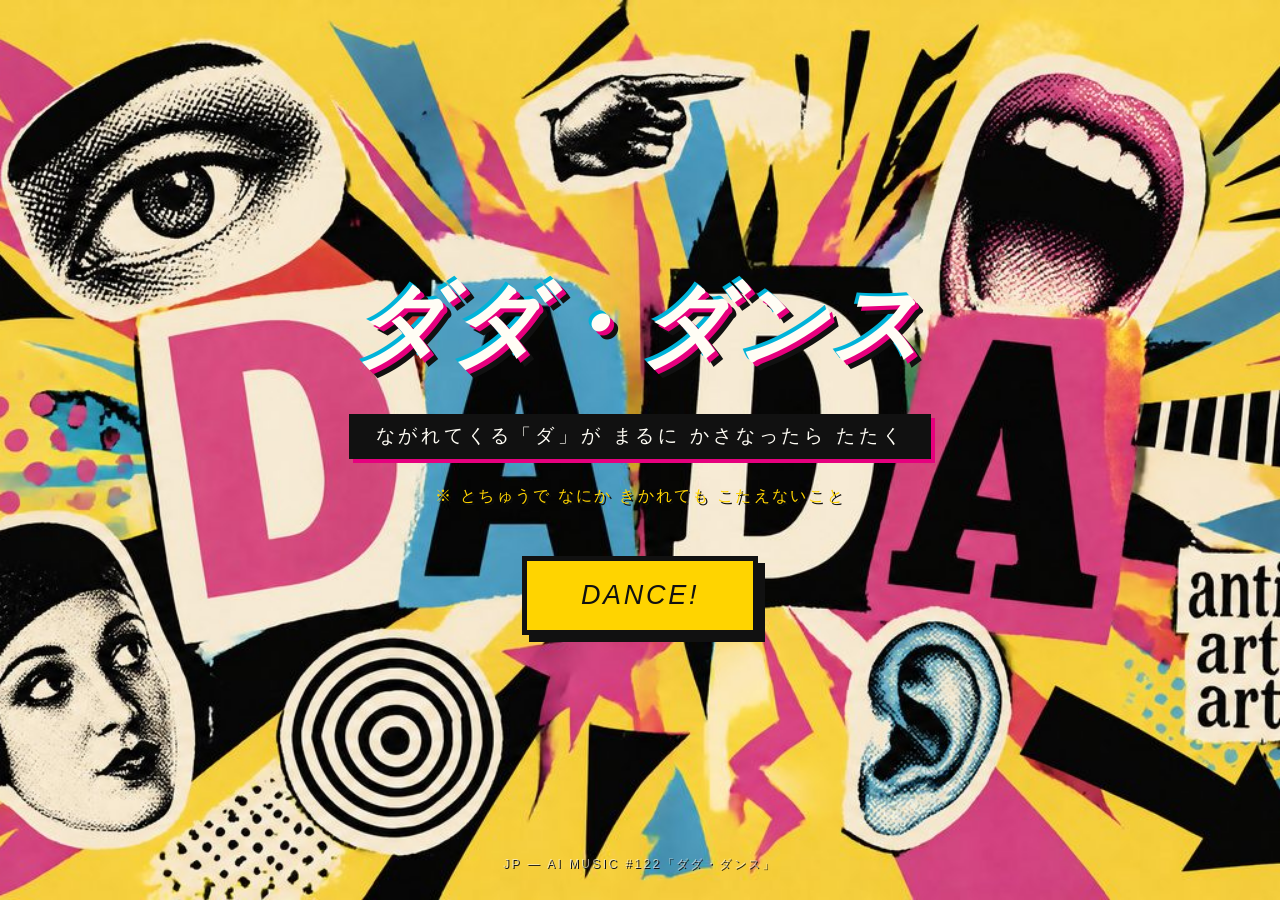
<file: game/dada/index.html>
<!DOCTYPE html>
<html lang="ja">
<head>
<meta charset="utf-8">
<meta name="viewport" content="width=device-width, initial-scale=1, user-scalable=no">
<title>ダダ・ダンス — ながれてくるダを たたく | JP RECORDS</title>
<meta name="description" content="JP「ダダ・ダンス」の世界。ながれてくる「ダ」が まるに かさなったら たたく。クイズには答えるな。答えた瞬間、ノリが死ぬ。">
<style>
  * { margin:0; padding:0; box-sizing:border-box; }
  html, body { height:100%; overflow:hidden; background:#111; touch-action:manipulation; }
  body { font-family:"Arial Black","Hiragino Kaku Gothic ProN","Yu Gothic",sans-serif; color:#fffdf5;
         display:flex; align-items:center; justify-content:center; user-select:none; -webkit-user-select:none; }

  #stage { position:relative; aspect-ratio:16/9; width:min(100vw, calc(100vh * 16 / 9));
           background:#111; overflow:hidden; cursor:pointer; }
  #bg, #dancer { position:absolute; inset:0; width:100%; height:100%; object-fit:fill; }
  #bg { opacity:0; transition:opacity .15s; }
  #dancer { transition:filter .4s; }
  #stage.gray #dancer, #stage.gray #bg { filter:grayscale(.92) contrast(.85) brightness(.75); }
  #stage.hot #dancer { filter:saturate(1.35) contrast(1.06); }
  #flash { position:absolute; inset:0; background:#fffdf5; opacity:0; pointer-events:none; }
  #lane { position:absolute; inset:0; width:100%; height:100%; pointer-events:none; z-index:2; }

  #groove { position:absolute; left:3%; top:5.5%; width:26%; height:4.2vh; border:4px solid #fffdf5;
            box-shadow:0 3px 0 #111; background:rgba(17,17,17,.55); transform:skewX(-12deg); }
  #gfill { height:100%; width:0%; background:linear-gradient(90deg,#00b3d9,#e6007e 60%,#ffd400); transition:width .25s; }
  #combo { position:absolute; right:3.5%; top:4.5%; font-size:5.4vh; font-style:italic; letter-spacing:.05em;
           text-shadow:3px 3px 0 #e6007e, 6px 6px 0 #111; opacity:0; transform:rotate(-4deg); }
  #hintlane { position:absolute; left:0; right:0; top:38%; text-align:center; font-size:clamp(15px,3vh,28px);
              font-style:italic; letter-spacing:.14em; color:#ffd400;
              text-shadow:3px 3px 0 #111, -2px -2px 0 #111; pointer-events:none; opacity:0; transition:opacity .8s; z-index:3; }

  #lyric { position:absolute; left:0; right:0; bottom:6%; text-align:center; font-size:clamp(16px,3.8vh,36px);
           font-style:italic; letter-spacing:.06em; pointer-events:none; padding:0 6%;
           text-shadow:3px 3px 0 #111, -2px -2px 0 #111, 0 0 24px rgba(0,0,0,.5); }

  .da { position:absolute; font-size:6vh; font-style:italic; pointer-events:none; text-shadow:3px 3px 0 #111;
        animation:daout .55s ease-out forwards; z-index:3; }
  @keyframes daout { 0% { transform:scale(.4) rotate(var(--rot)); opacity:1; }
                     100% { transform:scale(1.6) rotate(var(--rot)); opacity:0; } }

  #quiz { position:absolute; left:50%; top:-45%; transform:translateX(-50%) rotate(-2deg); width:min(60%,540px);
          background:#fffdf5; color:#111; border:6px solid #111; box-shadow:10px 10px 0 rgba(230,0,126,.85);
          padding:2vh 2.4vh; transition:top .45s cubic-bezier(.3,1.4,.5,1); z-index:5; }
  #quiz.on { top:11%; }
  #quiz .q { font-size:clamp(15px,2.8vh,24px); margin-bottom:1.3vh; letter-spacing:.04em; }
  #quiz .ans { display:flex; gap:1.2vh; flex-wrap:wrap; }
  #quiz button { font-family:inherit; font-size:clamp(13px,2.3vh,19px); padding:.45em 1em; cursor:pointer;
                 background:#ffd400; border:4px solid #111; box-shadow:4px 4px 0 #111; transition:transform .1s; }
  #quiz button:hover { transform:translate(2px,2px); box-shadow:2px 2px 0 #111; }
  #quiz.crumble { transition:top .5s ease-in, transform .5s ease-in, opacity .5s; top:115%; transform:translateX(-50%) rotate(18deg); opacity:0; }
  #think { position:absolute; left:50%; top:40%; transform:translate(-50%,-50%); font-size:12vh; opacity:0;
           text-shadow:4px 4px 0 #111; pointer-events:none; z-index:6; }

  #count { position:absolute; inset:0; display:none; align-items:center; justify-content:center;
           font-size:26vh; font-style:italic; text-shadow:6px 6px 0 #e6007e, 12px 12px 0 #111; z-index:4; pointer-events:none; }

  .overlay { position:fixed; inset:0; display:flex; flex-direction:column; align-items:center; justify-content:center;
             gap:3vh; text-align:center; z-index:10; }
  #title { background:rgba(17,17,17,.35); transition:opacity 1.2s; }
  #title .bg { position:absolute; inset:0; z-index:-1; }
  #title .bg img { width:100%; height:100%; object-fit:cover; }
  #title h1 { font-size:clamp(42px,10vh,96px); font-style:italic; letter-spacing:.04em;
              text-shadow:4px 4px 0 #e6007e, 8px 8px 0 #111, -3px -3px 0 #00b3d9; }
  #title .sub { font-size:clamp(13px,2.3vh,19px); letter-spacing:.2em; background:#111; padding:.5em 1.4em; box-shadow:4px 4px 0 #e6007e; }
  #title .hint { font-size:clamp(12px,2vh,16px); letter-spacing:.14em; color:#ffd400; text-shadow:2px 2px 0 #111; }
  #start { margin-top:2.5vh; font-family:inherit; font-size:clamp(18px,3vh,27px); font-style:italic; letter-spacing:.1em;
           color:#111; background:#ffd400; border:5px solid #111; box-shadow:7px 7px 0 #111;
           padding:.7em 2em; cursor:pointer; transition:transform .1s; }
  #start:disabled { opacity:.4; cursor:default; }
  #start:not(:disabled):hover { transform:translate(3px,3px); box-shadow:4px 4px 0 #111; }
  #title .credit { position:absolute; bottom:3vh; font-size:12px; letter-spacing:.2em; color:rgba(255,253,245,.6);
                   text-shadow:1px 1px 0 #111; }

  #result { background:#fffdf5; opacity:0; pointer-events:none; transition:opacity 1.8s; z-index:20; color:#111; }
  #result .bg { position:absolute; inset:0; }
  #result .bg img { width:100%; height:100%; object-fit:cover; opacity:.9; }
  #result .card { position:relative; background:#fffdf5; border:6px solid #111; box-shadow:12px 12px 0 #e6007e;
                  padding:4vh 6vh; display:flex; flex-direction:column; gap:2vh; transform:rotate(-1.5deg); }
  #result .fin { font-size:clamp(26px,5.5vh,52px); font-style:italic; }
  #result .stat { font-size:clamp(15px,2.7vh,24px); letter-spacing:.06em; }
  #again { font-family:inherit; font-size:clamp(14px,2.4vh,20px); font-style:italic; margin-top:1vh;
           color:#111; background:#ffd400; border:4px solid #111; box-shadow:5px 5px 0 #111; padding:.5em 1.4em; cursor:pointer; }
</style>
</head>
<body>

<div id="stage">
  <img id="dancer" src="assets/img/p1.jpg" alt="">
  <img id="bg" src="assets/img/b1.jpg" alt="">
  <div id="flash"></div>
  <canvas id="lane" width="1280" height="720"></canvas>
  <div id="hintlane">「ダ」が まるに かさなったら たたく（がめんの どこでも OK）</div>
  <div id="lyric"></div>
  <div id="groove"><div id="gfill"></div></div>
  <div id="combo"></div>
  <div id="quiz"><div class="q"></div><div class="ans"></div></div>
  <div id="think">…</div>
  <div id="count"></div>
</div>

<div class="overlay" id="title">
  <div class="bg"><img src="assets/img/title.jpg" alt=""></div>
  <h1>ダダ・ダンス</h1>
  <div class="sub">ながれてくる「ダ」が まるに かさなったら たたく</div>
  <div class="hint">※ とちゅうで なにか きかれても こたえないこと</div>
  <button id="start" disabled>LOADING…</button>
  <div class="credit">JP — AI MUSIC #122「ダダ・ダンス」</div>
</div>

<div class="overlay" id="result">
  <div class="bg"><img src="assets/img/fin.jpg" alt=""></div>
  <div class="card">
    <div class="fin">あさまで おどった</div>
    <div class="stat" id="stat1"></div>
    <div class="stat" id="stat2"></div>
    <div class="stat" id="stat3"></div>
    <button id="again">— もういちど おどる —</button>
  </div>
</div>

<script src="assets/lyrics.js"></script>
<script>
(() => {
  const $ = id => document.getElementById(id);
  const stage = $('stage'), dancer = $('dancer'), bg = $('bg'), flash = $('flash'),
        lane = $('lane'), lctx = lane.getContext('2d'),
        lyric = $('lyric'), gfill = $('gfill'), combo = $('combo'),
        quiz = $('quiz'), think = $('think'), count = $('count'), hintlane = $('hintlane');
  const IMG = n => `assets/img/${n}.jpg`;
  const PEEK = new URLSearchParams(location.search).get('peek');
  const W = 1280, H = 720;

  // ---------- ビートグリッド（実測: BPM127.8 / 位相+0.070s） ----------
  const PERIOD = 0.46948, OFFSET = 0.070;
  const song = new Audio('assets/audio/song.mp3');
  const now = () => song.currentTime;

  // ---------- 譜面（太鼓ライク: 右から流れて左の判定円で叩く） ----------
  // 8拍（2小節）ごとにパターンを敷き詰める。段階的に難化＋「ダ-ダ-ダダダンス」節
  const PATTERNS = [
    [0, 2, 4, 6],
    [0, 1, 2, 4, 5, 6],
    [0, .5, 1, 4, 4.5, 5],
    [0, .5, 1.5, 2, 4, 4.5, 5.5, 6],
    [0, .5, 1, 2.5, 3, 4, 4.5, 5, 6.5],
  ];
  const PATSEQ = [0, 0, 1, 0, 1, 2, 1, 2, 4, 2, 3, 4, 1, 2, 4, 3, 4, 2, 3, 4];
  const patFor = bi => PATTERNS[bi < PATSEQ.length ? PATSEQ[bi] : PATSEQ[PATSEQ.length - 3 + (bi % 3)]];
  const SONG_LEN = 184.96, CHART = [];
  for (let bi = 0; ; bi++) {
    const base = OFFSET + (8 + bi * 8) * PERIOD;          // 最初の2小節（カウントダウン）は空ける
    if (base > SONG_LEN - 4) break;
    for (const off of patFor(bi)) {
      const t = base + off * PERIOD;
      if (t < SONG_LEN - 3.5) CHART.push({ t, small: off % 1 !== 0, hit: false, missed: false });
    }
  }
  const HITX = 218, LANEY = H * .565, SPEED = 330;        // px/s（約3.2秒先まで見える）
  const WIN = 0.16;                                        // 判定窓 ±160ms

  const QUIZ = [
    { t: 22,  q: 'Q. この きょくの いみは？',      a: ['あい', 'じゆう', 'はんこう'] },
    { t: 43,  q: 'Q. いまの BPMは？',              a: ['120', '127.8', '132'] },
    { t: 62,  q: 'Q. ダダイズムの はじまりは？',    a: ['1916ねん', '1923ねん', '1945ねん'] },
    { t: 81,  q: 'Q. ただしい ステップは？',        a: ['みぎから', 'ひだりから', 'かかとから'] },
    { t: 100, q: 'Q. この おどりの てんすうは？',  a: ['85てん', '92てん', '100てん'] },
    { t: 121, q: 'Q. サビは あと なんかい？',      a: ['1かい', '2かい', '3かい'] },
    { t: 140, q: 'Q. YES か NO か？',              a: ['YES', 'NO'] },
    { t: 160, q: 'Q. なぜ おどってる？',            a: ['たのしいから', 'くせ', 'しめきり'] },
  ];

  const POSES = ['p1','p2','p3','p4','p5','p6'], BGS = ['b1','b2','b3','b4','b5','b6','b7','b8','b9','b10'],
        TRAPS = ['t1','t2','t3'];

  let groove = 40, comboN = 0, maxCombo = 0, thinkCount = 0, hitN = 0;
  let freezeUntil = -1, quizIdx = 0, quizOpen = false, started = false;
  let burst = 0;   // 判定円のヒット炸裂

  // ---------- SE ----------
  let AC = null;
  const ac = () => AC || (AC = new (window.AudioContext || window.webkitAudioContext)());
  function chip(freq, dur, type, gain, slide) { try {
    const t = ac().currentTime, o = ac().createOscillator(), g = ac().createGain();
    o.type = type; o.frequency.setValueAtTime(freq, t);
    if (slide) o.frequency.exponentialRampToValueAtTime(slide, t + dur);
    g.gain.setValueAtTime(gain, t); g.gain.exponentialRampToValueAtTime(.0001, t + dur);
    o.connect(g).connect(ac().destination); o.start(t); o.stop(t + dur + .02);
  } catch (_) {} }
  const seHit = () => chip(2200, .06, 'square', .08);
  const seScratch = () => chip(900, .45, 'sawtooth', .12, 70);

  // ---------- タップ ----------
  const DA = ['ダ!', 'DA!', 'ダッ!', 'ダ・ダ!'];
  const DACOL = ['#ffd400', '#e6007e', '#00b3d9', '#fffdf5'];
  function stampDA(x, y, txt, col) {
    const d = document.createElement('div');
    d.className = 'da'; d.textContent = txt;
    d.style.cssText = `left:${x}px; top:${y}px; color:${col}; --rot:${(Math.random()*36-18).toFixed(0)}deg;`;
    stage.appendChild(d);
    setTimeout(() => d.remove(), 600);
  }
  stage.addEventListener('pointerdown', e => {
    if (!started || song.ended) return;
    const t = now();
    if (t < freezeUntil) return;
    const r = stage.getBoundingClientRect();
    const sx = (HITX / W) * r.width, sy = (LANEY / H) * r.height;
    // 最寄りの未処理ノーツに照合
    let best = null, bestD = WIN;
    for (const n of CHART) {
      if (n.hit || n.missed) continue;
      const d = Math.abs(n.t - t);
      if (d < bestD) { bestD = d; best = n; }
    }
    if (best) {
      best.hit = true; hitN++;
      comboN++; maxCombo = Math.max(maxCombo, comboN);
      groove = Math.min(100, groove + 2);
      burst = 1;
      stampDA(sx, sy - r.height * .1, DA[comboN % DA.length], DACOL[comboN % DACOL.length]);
      seHit();
      hintlane.style.opacity = 0;
      if (comboN % 16 === 0) { flash.style.opacity = .35; setTimeout(() => flash.style.opacity = 0, 90); }
    } else {
      comboN = 0;
      groove = Math.max(0, groove - 1);
      stampDA(e.clientX - r.left, e.clientY - r.top, '…', 'rgba(255,253,245,.5)');
    }
  });

  // ---------- クイズ罠 ----------
  function openQuiz(qz) {
    quizOpen = true;
    quiz.classList.remove('crumble'); quiz.style.opacity = 1;
    quiz.querySelector('.q').textContent = qz.q;
    const ans = quiz.querySelector('.ans'); ans.innerHTML = '';
    qz.a.forEach(a => {
      const b = document.createElement('button'); b.textContent = a;
      b.addEventListener('pointerdown', e => e.stopPropagation());
      b.addEventListener('click', e => { e.stopPropagation(); trap(); });
      ans.appendChild(b);
    });
    quiz.classList.add('on');
    setTimeout(() => { if (quizOpen) dismissQuiz(true); }, 4200);
    if (PEEK === 'trap') setTimeout(() => quiz.querySelector('button').click(), 900);
  }
  function dismissQuiz(bonus) {
    quizOpen = false;
    quiz.classList.remove('on'); quiz.classList.add('crumble');
    if (bonus) groove = Math.min(100, groove + 5);
  }
  function trap() {
    if (!quizOpen) return;
    dismissQuiz(false);
    thinkCount++;
    groove = Math.max(0, groove - 30);
    comboN = 0;
    freezeUntil = now() + 2;
    seScratch();
    dancer.src = IMG(TRAPS[thinkCount % TRAPS.length]);
    bg.style.opacity = 0;
    think.style.opacity = 1;
    setTimeout(() => { think.style.opacity = 0; }, 1900);
  }

  // ---------- レーン描画 ----------
  function drawLane(t) {
    lctx.clearRect(0, 0, W, H);
    const beat = (t - OFFSET) / PERIOD;
    // 帯
    lctx.fillStyle = 'rgba(17,17,17,.52)';
    lctx.fillRect(0, LANEY - 52, W, 104);
    lctx.fillStyle = 'rgba(255,253,245,.85)';
    lctx.fillRect(0, LANEY - 52, W, 3); lctx.fillRect(0, LANEY + 49, W, 3);
    // 判定円（拍でパルス）
    const pulse = 1 + Math.max(0, .18 - (beat % 1) * .5);
    lctx.save();
    lctx.translate(HITX, LANEY);
    lctx.strokeStyle = '#fffdf5'; lctx.lineWidth = 5;
    lctx.beginPath(); lctx.arc(0, 0, 40 * pulse, 0, Math.PI * 2); lctx.stroke();
    lctx.strokeStyle = 'rgba(255,253,245,.35)'; lctx.lineWidth = 2;
    lctx.beginPath(); lctx.arc(0, 0, 48 * pulse, 0, Math.PI * 2); lctx.stroke();
    if (burst > 0) {
      lctx.strokeStyle = `rgba(255,212,0,${burst})`; lctx.lineWidth = 7;
      lctx.beginPath(); lctx.arc(0, 0, 40 + (1 - burst) * 46, 0, Math.PI * 2); lctx.stroke();
      burst = Math.max(0, burst - .07);
    }
    lctx.restore();
    // ノーツ
    lctx.textAlign = 'center'; lctx.textBaseline = 'middle';
    for (const n of CHART) {
      const x = HITX + (n.t - t) * SPEED;
      if (x < -60 || x > W + 60) continue;
      if (n.hit) continue;
      const rr = n.small ? 24 : 34;
      const g = lctx.createRadialGradient(x - 6, LANEY - 8, 4, x, LANEY, rr);
      if (n.missed) { g.addColorStop(0, 'rgba(120,120,120,.5)'); g.addColorStop(1, 'rgba(70,70,70,.4)'); }
      else if (n.small) { g.addColorStop(0, '#7fe0f2'); g.addColorStop(1, '#0090b3'); }
      else { g.addColorStop(0, '#ff7fc0'); g.addColorStop(1, '#c4006b'); }
      lctx.fillStyle = g;
      lctx.beginPath(); lctx.arc(x, LANEY, rr, 0, Math.PI * 2); lctx.fill();
      lctx.lineWidth = 4; lctx.strokeStyle = n.missed ? 'rgba(40,40,40,.4)' : '#111';
      lctx.stroke();
      lctx.fillStyle = n.missed ? 'rgba(255,253,245,.4)' : '#fffdf5';
      lctx.font = `italic bold ${n.small ? 24 : 32}px "Arial Black","Hiragino Kaku Gothic ProN",sans-serif`;
      lctx.fillText('ダ', x, LANEY + 2);
    }
  }

  // ---------- メインループ ----------
  let lastPoseBeat = -1;
  function tick() {
    if (!started) return;
    const t = now();
    const beat = Math.floor((t - OFFSET) / PERIOD);
    // 取り逃し
    for (const n of CHART) {
      if (!n.hit && !n.missed && t > n.t + WIN) {
        n.missed = true;
        comboN = 0;
        groove = Math.max(0, groove - .5);
      }
    }
    drawLane(t);
    // 踊り手・背景
    if (t >= freezeUntil && groove >= 30 && beat !== lastPoseBeat) {
      lastPoseBeat = beat;
      if (beat % 2 === 0) dancer.src = IMG(POSES[(beat >> 1) % POSES.length]);
      if (groove > 70 && beat % 2 === 1) { bg.src = IMG(BGS[(beat >> 1) % BGS.length]); bg.style.opacity = .45; }
    }
    if (groove <= 70 || t < freezeUntil) bg.style.opacity = 0;
    groove = Math.max(0, groove - 0.5 / 60);
    gfill.style.width = groove + '%';
    stage.classList.toggle('gray', groove < 30 || t < freezeUntil);
    stage.classList.toggle('hot', groove > 70 && t >= freezeUntil);
    combo.style.opacity = comboN >= 4 ? 1 : 0;
    if (comboN >= 4) combo.textContent = comboN + ' COMBO';
    const L = (window.LYRICS || []).find(l => t >= l.t && t <= l.e);
    lyric.textContent = L ? L.x : '';
    if (quizIdx < QUIZ.length && t >= QUIZ[quizIdx].t && !quizOpen && t >= freezeUntil) {
      openQuiz(QUIZ[quizIdx]); quizIdx++;
    }
    if (song.ended) { finish(); return; }
    requestAnimationFrame(tick);
  }

  function finish() {
    started = false;
    $('stat1').textContent = 'たたけた ダ: ' + hitN + ' / ' + CHART.length;
    $('stat2').textContent = 'さいこうコンボ: ' + maxCombo;
    $('stat3').textContent = 'あたまが しゃべった かいすう: ' + thinkCount + ' かい';
    const ov = $('result');
    ov.style.pointerEvents = 'auto'; ov.style.opacity = 1;
    $('again').addEventListener('click', () => location.reload());
  }

  // ---------- カウントダウン → 開始 ----------
  function startGame() {
    $('title').style.opacity = 0;
    setTimeout(() => $('title').style.display = 'none', 1200);
    dancer.src = IMG('intro');
    song.play().catch(() => {});
    count.style.display = 'flex';
    const cd = ['3', '2', '1', 'GO!'];
    let i = 0;
    const iv = setInterval(() => {
      if (song.currentTime <= 0 && i === 0) return;
      count.textContent = cd[i];
      count.style.color = DACOL[i % DACOL.length];
      i++;
      if (i > cd.length) {
        clearInterval(iv); count.style.display = 'none';
        started = true;
        hintlane.style.opacity = 1;
        setTimeout(() => hintlane.style.opacity = 0, 8000);
        requestAnimationFrame(tick);
        if (PEEK !== null) autoTap();
      }
    }, PERIOD * 1000);
  }

  // ---------- PEEK: ノーツ自動タップ ----------
  function autoTap() {
    if (PEEK === 'end') song.currentTime = 172;
    const iv = setInterval(() => {
      if (!started) { clearInterval(iv); return; }
      const t = now();
      if (t < freezeUntil) return;
      const target = CHART.find(n => !n.hit && !n.missed && Math.abs(n.t - t) < 0.05);
      if (target) {
        const r = stage.getBoundingClientRect();
        stage.dispatchEvent(new PointerEvent('pointerdown', {
          clientX: r.left + r.width * .5, clientY: r.top + r.height * .8, bubbles: true }));
      }
    }, 16);
  }

  // ---------- 起動 ----------
  const toLoad = ['title','intro','fin'].concat(POSES, BGS, TRAPS);
  let loaded = 0;
  const startBtn = $('start');
  toLoad.forEach(n => { const im = new Image(); im.onload = im.onerror = () => {
    loaded++;
    startBtn.textContent = loaded >= toLoad.length ? 'DANCE!' : `LOADING… ${Math.round(loaded/toLoad.length*100)}%`;
    if (loaded >= toLoad.length) { startBtn.disabled = false; if (PEEK !== null) startBtn.click(); }
  }; im.src = IMG(n); });

  startBtn.addEventListener('click', startGame);
})();
</script>
</body>
</html>
</file>
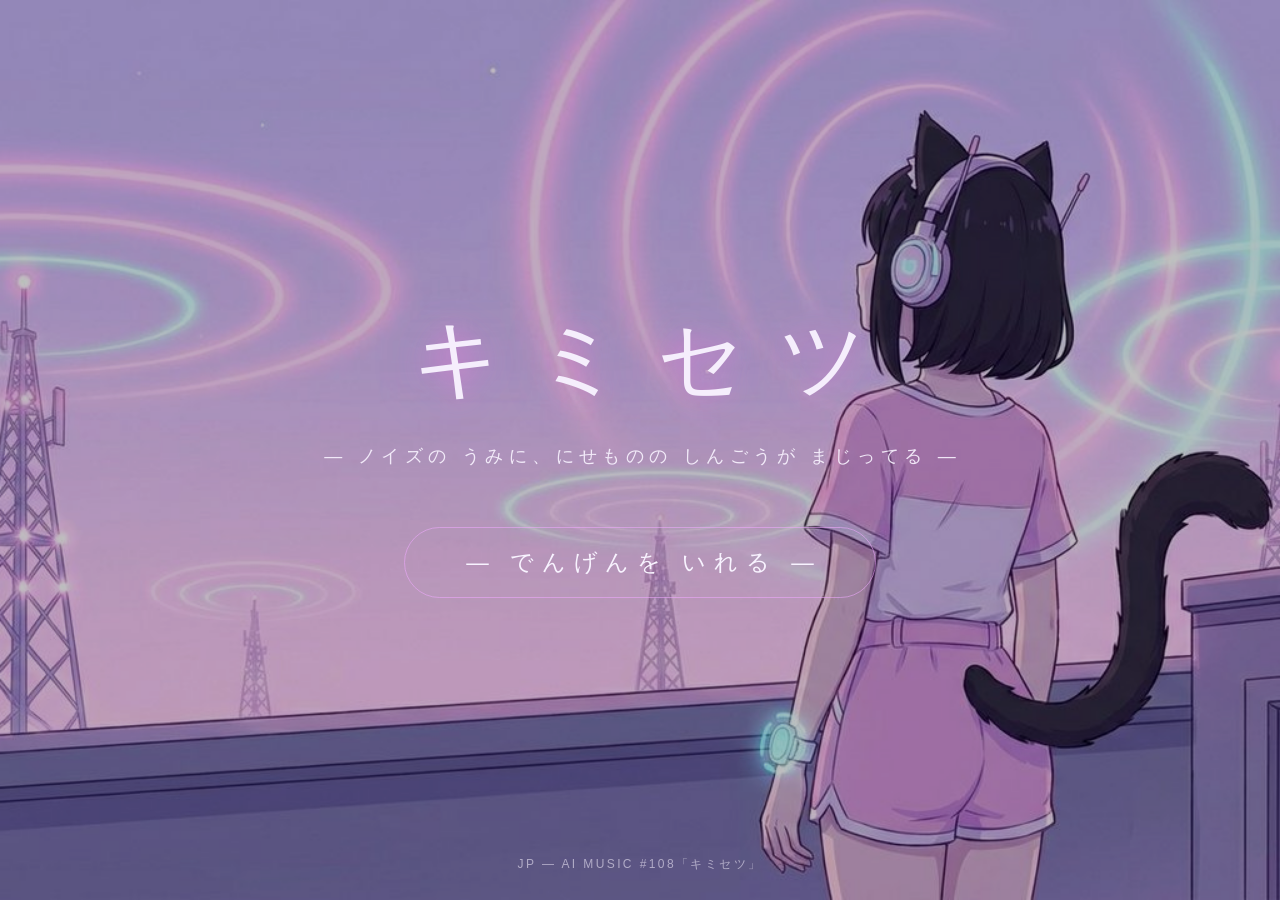
<file: game/kimisetsu/index.html>
<!DOCTYPE html>
<html lang="ja">
<head>
<meta charset="utf-8">
<meta name="viewport" content="width=device-width, initial-scale=1, user-scalable=no">
<title>キミセツ — 合わせる 合わせる ダイヤル | JP RECORDS</title>
<meta name="description" content="JP「キミセツ」の世界。ノイズの海に、それらしい信号がいくつも浮かぶ。ほんもののキミの周波数は、ひとつだけ。">
<style>
  * { margin:0; padding:0; box-sizing:border-box; }
  html, body { height:100%; overflow:hidden; background:#1a1430; touch-action:none; }
  body { font-family:"Hiragino Kaku Gothic ProN","Yu Gothic","Noto Sans JP",sans-serif; color:#f5eefc;
         display:flex; align-items:center; justify-content:center; user-select:none; -webkit-user-select:none; }

  #stage { position:relative; aspect-ratio:16/9; width:min(100vw, calc(100vh * 16 / 9));
           background:#1a1430; overflow:hidden; cursor:ew-resize; }
  #scene { position:absolute; inset:0; width:100%; height:100%; object-fit:fill; transition:opacity 1.2s ease; }
  #static { position:absolute; inset:0; width:100%; height:100%; }

  #mono { position:absolute; left:0; right:0; top:9%; text-align:center; pointer-events:none; }
  .mline { font-size:clamp(15px,2.7vh,25px); letter-spacing:.16em; line-height:2; color:#f8f3ff;
           text-shadow:0 0 12px rgba(26,20,48,.95), 0 0 26px rgba(26,20,48,.9);
           opacity:0; transition:opacity 1s ease; }
  .mline.on { opacity:1; }

  /* つながった演出 */
  #lockflash { position:absolute; inset:0; background:#fff; opacity:0; pointer-events:none; }
  #connected { position:absolute; left:50%; top:34%; transform:translate(-50%,-50%) scale(.6); opacity:0;
               font-size:clamp(26px,6vh,56px); letter-spacing:.3em; text-indent:.3em; color:#fff;
               text-shadow:0 0 24px rgba(255,120,220,.9), 0 0 60px rgba(140,120,255,.7);
               pointer-events:none; transition:all .3s cubic-bezier(.3,1.5,.5,1); z-index:6; }
  #connected.on { opacity:1; transform:translate(-50%,-50%) scale(1); }

  /* ラジオ盤 */
  #radio { position:absolute; left:8%; right:8%; bottom:5%; height:24%; border-radius:1.4vh;
           background:linear-gradient(rgba(30,22,56,.9), rgba(20,14,40,.94));
           border:1px solid rgba(240,170,255,.35); box-shadow:0 8px 30px rgba(0,0,0,.5), inset 0 0 24px rgba(150,90,220,.12); }
  #scale { position:absolute; left:5%; right:5%; top:12%; height:30%; }
  #scale .band { position:absolute; left:0; right:0; top:52%; height:2px; background:rgba(240,170,255,.4); }
  .tickL { position:absolute; top:28%; width:1px; height:46%; background:rgba(240,170,255,.4); }
  .tickN { position:absolute; top:-30%; font-size:clamp(9px,1.6vh,13px); color:rgba(245,238,252,.75); transform:translateX(-50%); letter-spacing:.05em; }
  #needle { position:absolute; top:0; width:3px; height:100%; background:#ff77dd; margin-left:-1.5px;
            box-shadow:0 0 10px rgba(255,120,220,.9); }
  #freq { position:absolute; right:5%; bottom:8%; font-size:clamp(14px,2.6vh,22px); letter-spacing:.1em;
          color:#ffd9f6; text-shadow:0 0 10px rgba(255,120,220,.6); font-variant-numeric:tabular-nums; }
  #spec { position:absolute; left:5%; right:5%; width:90%; bottom:8%; height:44%; }
  #sig { position:absolute; left:5%; bottom:56%; font-size:clamp(11px,2vh,16px); letter-spacing:.2em;
         color:rgba(245,238,252,.85); text-shadow:0 0 8px rgba(26,20,48,.9); }
  #lockring { position:absolute; left:50%; top:38%; width:13vh; height:13vh; margin:-6.5vh 0 0 -6.5vh; border-radius:50%;
              border:3px solid rgba(255,150,235,.95); opacity:0; pointer-events:none;
              box-shadow:0 0 24px rgba(255,120,220,.5); }
  #lockpct { position:absolute; left:50%; top:38%; transform:translate(-50%,-50%); font-size:clamp(15px,3vh,26px);
             letter-spacing:.1em; color:#fff; text-shadow:0 0 12px rgba(255,120,220,.8); opacity:0; pointer-events:none; }
  #hintline { position:absolute; left:0; right:0; top:4%; text-align:center; font-size:clamp(12px,2.1vh,17px);
              letter-spacing:.24em; color:rgba(245,238,252,.75); text-shadow:0 1px 8px rgba(26,20,48,.9); pointer-events:none;
              opacity:0; transition:opacity 1s; }

  #ui { position:absolute; left:0; right:0; bottom:32%; display:none; flex-direction:column; align-items:center; gap:1.8vh; z-index:5; }
  #ui.on { display:flex; }
  .cbtn { font-family:inherit; font-size:clamp(15px,2.5vh,22px); letter-spacing:.22em; text-indent:.22em; color:#f8f3ff;
          background:rgba(40,28,72,.85); border:1px solid rgba(240,170,255,.5); border-radius:2em;
          padding:.6em 1.9em; cursor:pointer; transition:all .3s; }
  .cbtn:hover { background:rgba(240,170,255,.16); box-shadow:0 0 18px rgba(255,120,220,.35); }

  .overlay { position:fixed; inset:0; display:flex; flex-direction:column; align-items:center; justify-content:center;
             gap:3vh; text-align:center; z-index:10; }
  #title { background:rgba(26,20,48,.45); transition:opacity 1.6s; }
  #title .bg { position:absolute; inset:0; z-index:-1; }
  #title .bg img { width:100%; height:100%; object-fit:cover; filter:brightness(.75); }
  #title h1 { font-size:clamp(42px,9.5vh,92px); font-weight:300; letter-spacing:.4em; text-indent:.4em;
              text-shadow:0 0 26px rgba(255,120,220,.6), 0 0 60px rgba(140,120,255,.4); }
  #title .sub { font-size:clamp(13px,2.1vh,18px); letter-spacing:.3em; text-indent:.3em; color:rgba(248,243,255,.9); }
  #start { margin-top:3.5vh; font-family:inherit; font-size:clamp(16px,2.5vh,23px); letter-spacing:.34em; text-indent:.34em;
           color:#f8f3ff; background:transparent; border:1px solid rgba(240,170,255,.55); border-radius:2em;
           padding:.85em 2.4em; cursor:pointer; transition:all .4s; }
  #start:disabled { opacity:.35; cursor:default; }
  #start:not(:disabled):hover { background:rgba(240,170,255,.14); box-shadow:0 0 24px rgba(255,120,220,.4); }
  #title .credit { position:absolute; bottom:3vh; font-size:12px; letter-spacing:.2em; color:rgba(248,243,255,.55); }

  #ending { background:#141026; opacity:0; pointer-events:none; transition:opacity 2.5s ease; z-index:20; }
  #ending .bg { position:absolute; inset:0; }
  #ending .bg img { width:100%; height:100%; object-fit:fill; transition:opacity 1.1s ease; }
  #endcard { position:relative; display:none; flex-direction:column; align-items:center; gap:3.5vh; }
  #endcard .fin { font-size:clamp(18px,3.4vh,33px); letter-spacing:.28em; text-indent:.28em; color:#f8f3ff;
                  text-shadow:0 0 16px rgba(26,20,48,.9); }
  #again { font-family:inherit; font-size:clamp(13px,2vh,16px); letter-spacing:.3em; text-indent:.3em;
           color:rgba(248,243,255,.8); background:rgba(26,20,48,.55); border:1px solid rgba(240,170,255,.4);
           border-radius:2em; padding:.5em 1.4em; cursor:pointer; }
</style>
</head>
<body>

<div id="stage">
  <img id="scene" src="assets/img/r1.jpg" alt="">
  <canvas id="static" width="640" height="360"></canvas>
  <div id="hintline">よこに ドラッグ。ほんものの しんごうは ひとつだけ</div>
  <div id="mono"><div class="mline" id="mline"></div></div>
  <div id="lockring"></div>
  <div id="lockpct"></div>
  <div id="lockflash"></div>
  <div id="connected">―― つながった ――</div>
  <div id="ui"></div>
  <div id="radio">
    <div id="scale"><div class="band"></div><div id="needle"></div></div>
    <canvas id="spec" width="1000" height="120"></canvas>
    <div id="sig">SIGNAL</div>
    <div id="freq">76.0 MHz</div>
  </div>
</div>

<div class="overlay" id="title">
  <div class="bg"><img src="assets/img/title.jpg" alt=""></div>
  <h1>キミセツ</h1>
  <div class="sub">— ノイズの うみに、にせものの しんごうが まじってる —</div>
  <button id="start" disabled>よみこみちゅう…</button>
  <div class="credit">JP — AI MUSIC #108「キミセツ」</div>
</div>

<div class="overlay" id="ending">
  <div class="bg"><img id="endbg" src="assets/img/e1.jpg" alt=""></div>
  <div id="endcard">
    <div class="fin">また あした、おなじ しゅうはすうで</div>
    <button id="again">— もういちど あわせる —</button>
  </div>
</div>

<script>
(() => {
  const $ = id => document.getElementById(id);
  const stage = $('stage'), scene = $('scene'), stat = $('static'), sctx = stat.getContext('2d'),
        spec = $('spec'), pctx = spec.getContext('2d'), needle = $('needle'),
        freqEl = $('freq'), mline = $('mline'), lockring = $('lockring'), lockpct = $('lockpct'),
        ui = $('ui'), hintline = $('hintline'), sig = $('sig');
  const IMG = n => `assets/img/${n}.jpg`;
  const PEEK = new URLSearchParams(location.search).get('peek');
  const wait = ms => new Promise(r => setTimeout(r, ms));

  // ---------- 受信ラウンド ----------
  const ROUNDS = [
    { bg:'r1', img:'f1', audio:'frag1', decoys:1, escapes:0 },
    { bg:'r2', img:'f2', audio:'frag2', decoys:2, escapes:1 },
    { bg:'r3', img:'f3', audio:'frag3', decoys:2, escapes:1 },
    { bg:'r4', img:'f4', audio:'frag4', decoys:3, escapes:1 },
  ];
  const BETWEEN = ['……きれた。でも、たしかに いた', '……また とんでいった。おいかける', '……こんどの こえは、ちかい'];

  // ---------- 音: ノイズ・偽信号（WebAudio）と断片 ----------
  let AC = null, noiseGain = null, decoyGain = null;
  function initAudio() {
    AC = new (window.AudioContext || window.webkitAudioContext)();
    const len = AC.sampleRate * 2;
    const buf = AC.createBuffer(1, len, AC.sampleRate);
    const d = buf.getChannelData(0);
    for (let i = 0; i < len; i++) d[i] = (Math.random() * 2 - 1) * .6;
    // 砂嵐
    const srcN = AC.createBufferSource(); srcN.buffer = buf; srcN.loop = true;
    const f = AC.createBiquadFilter(); f.type = 'lowpass'; f.frequency.value = 3200;
    noiseGain = AC.createGain(); noiseGain.gain.value = .18;
    srcN.connect(f).connect(noiseGain).connect(AC.destination);
    srcN.start();
    // 偽信号: 揺れる帯域ノイズ（声のものまね）
    const srcD = AC.createBufferSource(); srcD.buffer = buf; srcD.loop = true;
    const bp = AC.createBiquadFilter(); bp.type = 'bandpass'; bp.frequency.value = 700; bp.Q.value = 9;
    const lfo = AC.createOscillator(); lfo.frequency.value = 4.2;
    const lfoG = AC.createGain(); lfoG.gain.value = 420;
    lfo.connect(lfoG).connect(bp.frequency); lfo.start();
    decoyGain = AC.createGain(); decoyGain.gain.value = 0;
    srcD.connect(bp).connect(decoyGain).connect(AC.destination);
    srcD.start();
  }
  function seTone(freq, dur, type, gain, when, slide) { try {
    const t = AC.currentTime + (when || 0);
    const o = AC.createOscillator(), g = AC.createGain();
    o.type = type; o.frequency.setValueAtTime(freq, t);
    if (slide) o.frequency.exponentialRampToValueAtTime(slide, t + dur);
    g.gain.setValueAtTime(gain, t); g.gain.exponentialRampToValueAtTime(.0001, t + dur);
    o.connect(g).connect(AC.destination); o.start(t); o.stop(t + dur + .02);
  } catch (_) {} }
  const seSuccess = () => { seTone(1046, .5, 'sine', .12); seTone(1568, .7, 'sine', .1, .12); };
  const seDecoyPop = () => seTone(900, .5, 'sawtooth', .12, 0, 90);
  const seEscape = () => seTone(600, .3, 'square', .07, 0, 1800);

  const frag = {};
  ROUNDS.forEach(r => { frag[r.audio] = new Audio(`assets/audio/${r.audio}.mp3`); });
  const endTrack = new Audio('assets/audio/ending.mp3');

  // ---------- チューニング状態 ----------
  const FMIN = 76, FMAX = 90, TOL = 0.35;
  let dial = 80, ri = 0, seeking = false, lockT = 0, playingFrag = false;
  let peaks = [];        // {f, real, alive}
  let escapesLeft = 0;
  let dragX = null;

  stage.addEventListener('pointerdown', e => { dragX = e.clientX; hintline.style.opacity = 0; });
  stage.addEventListener('pointermove', e => {
    if (dragX === null || !seeking) return;
    const r = stage.getBoundingClientRect();
    dial += (e.clientX - dragX) / r.width * (FMAX - FMIN) * .8;
    dial = Math.max(FMIN, Math.min(FMAX, dial));
    dragX = e.clientX;
  });
  const endDrag = () => dragX = null;
  stage.addEventListener('pointerup', endDrag);
  stage.addEventListener('pointerleave', endDrag);

  // ---------- 目盛り ----------
  const scale = $('scale');
  for (let f = FMIN; f <= FMAX; f += 2) {
    const p = (f - FMIN) / (FMAX - FMIN) * 100;
    const t = document.createElement('div'); t.className = 'tickL'; t.style.left = p + '%';
    const n = document.createElement('div'); n.className = 'tickN'; n.style.left = p + '%'; n.textContent = f;
    scale.appendChild(t); scale.appendChild(n);
  }

  function makePeaks(nDecoy) {
    const list = [];
    const used = [];
    const pick = () => {
      for (let tries = 0; tries < 60; tries++) {
        const f = FMIN + 1.2 + Math.random() * (FMAX - FMIN - 2.4);
        if (used.every(u => Math.abs(u - f) > 2.2) && Math.abs(f - dial) > 1.5) { used.push(f); return f; }
      }
      return FMIN + 2 + used.length * 3;
    };
    list.push({ f: pick(), real: true, alive: true });
    for (let i = 0; i < nDecoy; i++) list.push({ f: pick(), real: false, alive: true });
    return list;
  }

  // ---------- ループ ----------
  let lastT = 0, drift = 0;
  function loop(ts) {
    const dt = Math.min(.05, (ts - lastT) / 1000 || .016); lastT = ts;
    let nearest = null, nd = 1e9;
    for (const p of peaks) {
      if (!p.alive) continue;
      const d = Math.abs(dial - p.f);
      if (d < nd) { nd = d; nearest = p; }
    }
    const clarity = nearest ? Math.max(0, 1 - nd / 2.6) : 0;
    if (seeking && nearest) {
      // 本物だけ、ほんの少し漂う
      drift += dt;
      const real = peaks.find(p => p.real);
      if (real && real.alive) real.f = Math.max(FMIN + 1, Math.min(FMAX - 1, real.f + Math.sin(drift * .5) * .05 * dt));
      // 音: 本物=歌 / 偽物=ものまねノイズ
      const a = frag[ROUNDS[ri].audio];
      if (nearest.real) { a.volume = Math.pow(clarity, 1.6); if (decoyGain) decoyGain.gain.value = 0; }
      else { a.volume = 0; if (decoyGain) decoyGain.gain.value = Math.pow(clarity, 1.6) * .5; }
      if (noiseGain) noiseGain.gain.value = .04 + (1 - clarity) * .15;
      // ロック判定
      if (nd < TOL) {
        lockT += dt;
        const pct = Math.min(1, lockT / 1.2);
        lockring.style.opacity = 1; lockpct.style.opacity = 1;
        lockring.style.transform = `scale(${.8 + pct * .4}) rotate(${pct * 180}deg)`;
        lockpct.textContent = Math.round(pct * 100) + '%';
        if (pct >= .55 && nearest.real && escapesLeft > 0) {   // 掴みかけると一度にげる
          escapesLeft--;
          const jump = (Math.random() < .5 ? -1 : 1) * (2.4 + Math.random() * 1.2);
          nearest.f = Math.max(FMIN + 1, Math.min(FMAX - 1, nearest.f + jump));
          lockT = 0; lockring.style.opacity = 0; lockpct.style.opacity = 0;
          seEscape();
          flashMono('あっ——にげた');
        } else if (lockT >= 1.2) {
          lockT = 0; lockring.style.opacity = 0; lockpct.style.opacity = 0;
          nearest.real ? connected() : decoyBust(nearest);
        }
      } else { lockT = Math.max(0, lockT - dt * 2); if (lockT <= 0) { lockring.style.opacity = 0; lockpct.style.opacity = 0; } }
      sig.textContent = 'SIGNAL ' + '▮'.repeat(Math.round(clarity * 8)).padEnd(8, '▯');
    }
    needle.style.left = ((dial - FMIN) / (FMAX - FMIN) * 100) + '%';
    freqEl.textContent = dial.toFixed(1) + ' MHz';
    drawStatic(playingFrag ? 0.02 : 1 - clarity);
    drawSpec(ts, clarity);
    requestAnimationFrame(loop);
  }

  let flashT = null;
  function flashMono(s) {
    mline.textContent = s; mline.classList.add('on');
    clearTimeout(flashT);
    flashT = setTimeout(() => mline.classList.remove('on'), 1600);
  }

  function drawStatic(a) {
    sctx.clearRect(0, 0, 640, 360);
    if (a <= 0.01) return;
    const img = sctx.createImageData(640, 360);
    const px = img.data;
    const n = 640 * 360;
    for (let i = 0; i < n; i++) {
      if (Math.random() > a * .9) continue;
      const v = Math.random() * 255;
      const o = i * 4;
      px[o] = v; px[o+1] = v * .92; px[o+2] = Math.min(255, v * 1.1); px[o+3] = 210 * a;
    }
    sctx.putImageData(img, 0, 0);
  }
  function drawSpec(ts, clarity) {   // スペクトラム: ノイズ床＋生きてるピークのこぶ
    const w = 1000, h = 120;
    pctx.clearRect(0, 0, w, h);
    pctx.beginPath();
    for (let x = 0; x <= w; x += 4) {
      const f = FMIN + x / w * (FMAX - FMIN);
      let y = 12 + Math.random() * 10 + Math.sin(x * .05 + ts * .004) * 4;
      for (const p of peaks) {
        if (!p.alive) continue;
        const d = (f - p.f) / .55;
        y += Math.exp(-d * d) * (54 + Math.sin(ts * .01 + p.f) * 8);
      }
      const py = h - Math.min(h - 4, y);
      x === 0 ? pctx.moveTo(x, py) : pctx.lineTo(x, py);
    }
    pctx.strokeStyle = 'rgba(255,150,235,.85)'; pctx.lineWidth = 2; pctx.stroke();
    // 針位置の光
    const nx = (dial - FMIN) / (FMAX - FMIN) * w;
    const grd = pctx.createLinearGradient(nx - 26, 0, nx + 26, 0);
    grd.addColorStop(0, 'rgba(255,120,220,0)'); grd.addColorStop(.5, `rgba(255,120,220,${.12 + clarity * .3})`); grd.addColorStop(1, 'rgba(255,120,220,0)');
    pctx.fillStyle = grd; pctx.fillRect(nx - 26, 0, 52, h);
  }

  // ---------- 偽物・本物 ----------
  function decoyBust(p) {
    p.alive = false;
    seDecoyPop();
    if (decoyGain) decoyGain.gain.value = 0;
    flashMono('……ちがう。ノイズの ものまねだ');
  }
  async function connected() {
    seeking = false; playingFrag = true;
    hintline.style.opacity = 0;
    if (noiseGain) noiseGain.gain.value = .015;
    if (decoyGain) decoyGain.gain.value = 0;
    seSuccess();
    const lf = $('lockflash');
    lf.style.transition = 'none'; lf.style.opacity = .85;
    setTimeout(() => { lf.style.transition = 'opacity .9s'; lf.style.opacity = 0; }, 60);
    $('connected').classList.add('on');
    await wait(1300);
    $('connected').classList.remove('on');
    const R = ROUNDS[ri];
    scene.src = IMG(R.img);                 // 歌詞焼き込みの実画像（別途字幕は出さない）
    const a = frag[R.audio];
    a.volume = 1; a.currentTime = 0; a.play().catch(() => {});
    const tick = () => { if (!a.ended) requestAnimationFrame(tick); else afterFrag(); };
    requestAnimationFrame(tick);
  }

  function afterFrag() {
    playingFrag = false;
    if (ri + 1 >= ROUNDS.length) { lastQuestion(); return; }
    mline.textContent = BETWEEN[ri]; mline.classList.add('on');
    setTimeout(() => {
      mline.classList.remove('on');
      ri++;
      startRound();
    }, 2400);
  }

  function startRound() {
    const R = ROUNDS[ri];
    scene.style.opacity = 0;
    setTimeout(() => {
      scene.src = IMG(R.bg);
      scene.onload = () => {
        scene.onload = null;   // 残留onloadで別srcの読込時に再発火するのを防ぐ
        scene.style.opacity = 1;
        peaks = makePeaks(R.decoys);
        escapesLeft = R.escapes;
        lockT = 0;
        seeking = true;
        if (ri === 0) flashMono('やまが ' + (R.decoys + 1) + 'つ。ほんものは ひとつ');
        else flashMono('やまが ' + (R.decoys + 1) + 'つ');
        if (PEEK !== null) autoTune();
      };
    }, 1200);
  }

  function lastQuestion() {
    if (noiseGain) noiseGain.gain.value = 0;
    mline.textContent = '……もう、あわせなくても いい きがした'; mline.classList.add('on');
    ui.innerHTML = ''; ui.classList.add('on');
    const b = document.createElement('button'); b.className = 'cbtn';
    b.textContent = '— アンテナを ぜんぶ キミに むける —';
    b.addEventListener('click', e => { e.stopPropagation(); ui.classList.remove('on'); mline.classList.remove('on'); startEnding(); });
    ui.appendChild(b);
    if (PEEK !== null) setTimeout(() => b.click(), 900);
  }

  // ---------- エンディング（ending.mp3 = 原曲151.8s〜 / 絵の切替のみ・歌詞は焼き込み画像に任せる） ----------
  const ECUT = [
    { t: 0,     img: 'e1' },   // それでいい
    { t: 4.01,  img: 'e2' },   // ここにいるよ
    { t: 8.23,  img: 'e3' },   // 信号待ってる
    { t: 16.26, img: 'e4' },   // 光が届く速さで
    { t: 24.32, img: 'e5' },   // また明日
    { t: 32.78, img: 'e6' },   // キミも受信してる
  ];
  function startEnding() {
    const ov = $('ending'), bg = $('endbg');
    ov.style.pointerEvents = 'auto'; ov.style.opacity = 1;
    endTrack.volume = 1; endTrack.play().catch(() => {});
    let li = -1;
    const tick = () => {
      const t = endTrack.currentTime;
      let cur = 0;
      for (let i = 0; i < ECUT.length; i++) if (t >= ECUT[i].t) cur = i;
      if (cur !== li) { li = cur; if (bg.src.indexOf(ECUT[cur].img) === -1) bg.src = IMG(ECUT[cur].img); }
      if (!endTrack.ended) requestAnimationFrame(tick);
      else { bg.src = IMG('card'); setTimeout(() => $('endcard').style.display = 'flex', 1500); }
    };
    requestAnimationFrame(tick);
    $('again').addEventListener('click', () => location.reload());
  }

  // ---------- PEEK: 自動チューニング（偽物も一度つかんで検証） ----------
  function autoTune() {
    let phase = 0;   // 0=まず偽物へ 1=本物へ
    const iv = setInterval(() => {
      if (!seeking) { clearInterval(iv); return; }
      const targetPeak =
        (phase === 0 && peaks.find(p => !p.real && p.alive)) || peaks.find(p => p.real && p.alive);
      if (!targetPeak) return;
      if (phase === 0 && !peaks.some(p => !p.real && p.alive)) phase = 1;
      dial += Math.max(-2.4, Math.min(2.4, (targetPeak.f - dial))) * .09;
      if (phase === 0 && !targetPeak.alive) phase = 1;
    }, 40);
  }

  // ---------- 起動 ----------
  const toLoad = ['title','r1','r2','r3','r4','f1','f2','f3','f4','e1','e2','e3','e4','e5','e6','card'];
  let loaded = 0;
  const startBtn = $('start');
  toLoad.forEach(n => { const im = new Image(); im.onload = im.onerror = () => {
    loaded++;
    startBtn.textContent = loaded >= toLoad.length ? '— でんげんを いれる —' : `よみこみちゅう… ${Math.round(loaded/toLoad.length*100)}%`;
    if (loaded >= toLoad.length) { startBtn.disabled = false; if (PEEK !== null) startBtn.click(); }
  }; im.src = IMG(n); });

  startBtn.addEventListener('click', () => {
    $('title').style.opacity = 0;
    setTimeout(() => $('title').style.display = 'none', 1500);
    try { initAudio(); } catch (_) {}
    requestAnimationFrame(loop);
    hintline.style.opacity = 1;
    if (PEEK === 'ending') { startEnding(); return; }
    ri = 0;
    startRound();
  });
})();
</script>
</body>
</html>
</file>
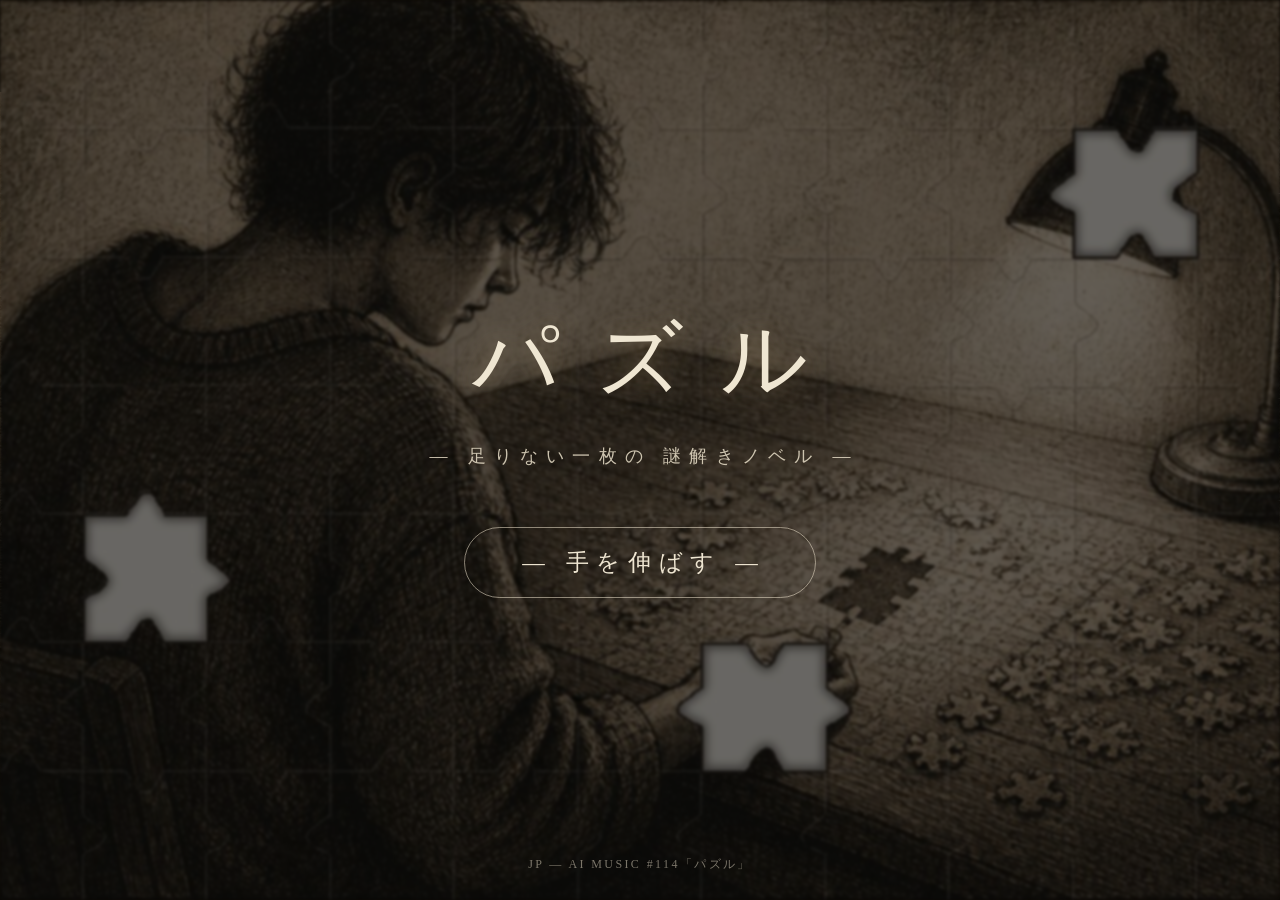
<file: game/puzzle/index.html>
<!DOCTYPE html>
<html lang="ja">
<head>
<meta charset="utf-8">
<meta name="viewport" content="width=device-width, initial-scale=1, user-scalable=no">
<title>パズル — 謎解きノベル | JP RECORDS</title>
<meta name="description" content="JP「パズル」の世界を解く小さな謎解きノベル。欠けた穴だけが、くっきり残る。">
<style>
  * { margin:0; padding:0; box-sizing:border-box; }
  html, body { height:100%; overflow:hidden; background:#100c08; touch-action:manipulation; }
  body { font-family:"Hiragino Mincho ProN","Yu Mincho","Noto Serif JP",serif; color:#e9dfc9;
         display:flex; align-items:center; justify-content:center; }

  #stage { position:relative; aspect-ratio:1280/716; width:min(100vw, calc(100vh * 1280 / 716));
           background:#100c08; overflow:hidden; }
  #scene { position:absolute; inset:0; width:100%; height:100%; object-fit:fill; transition:opacity 1.2s ease; }
  #scrim { position:absolute; inset:0; pointer-events:none;
           background:linear-gradient(to top, rgba(12,9,6,.88) 0%, rgba(12,9,6,.42) 22%, transparent 45%); }

  /* 独白 */
  #mono { position:absolute; left:5%; right:5%; bottom:4%; min-height:30%; display:flex; flex-direction:column;
          justify-content:flex-end; gap:.55em; pointer-events:none; }
  .mline { font-size:clamp(15px, 2.6vh, 24px); letter-spacing:.12em; line-height:1.7;
           color:#efe6d2; text-shadow:0 0 8px rgba(12,9,6,.95), 0 1px 14px rgba(12,9,6,.9);
           opacity:0; transform:translateY(8px); transition:opacity .9s ease, transform .9s ease; }
  .mline.on { opacity:1; transform:none; }
  #adv { position:absolute; right:4%; bottom:3%; font-size:clamp(12px,1.8vh,15px); color:rgba(233,223,201,.7);
         animation:blink 1.6s infinite; pointer-events:none; opacity:0; transition:opacity .5s; }
  @keyframes blink { 50% { opacity:.25; } }

  /* 謎UI */
  #ui { position:absolute; left:0; right:0; bottom:0; padding:2% 4% 2.5%; display:none;
        flex-direction:column; align-items:center; gap:1.4vh; }
  #ui.on { display:flex; }
  .qtext { font-size:clamp(15px,2.5vh,23px); letter-spacing:.14em;
           text-shadow:0 0 10px rgba(12,9,6,.95), 0 1px 16px rgba(12,9,6,.9); }
  .choices { display:flex; gap:2.2vh; flex-wrap:wrap; justify-content:center; }
  .cbtn { font-family:inherit; font-size:clamp(15px,2.4vh,22px); letter-spacing:.2em; color:#e9dfc9;
          background:rgba(24,18,12,.72); border:1px solid rgba(233,223,201,.4); border-radius:.4em;
          padding:.55em 1.3em; cursor:pointer; transition:all .3s; }
  .cbtn:hover { background:rgba(233,223,201,.16); }
  .pieces { display:flex; gap:3vh; align-items:center; justify-content:center; }
  .pimg { cursor:pointer; filter:drop-shadow(0 6px 10px rgba(0,0,0,.6)); transition:transform .3s; }
  .pimg:hover { transform:translateY(-4px); }
  #ans { font-family:inherit; font-size:clamp(16px,2.6vh,24px); letter-spacing:.3em; text-align:center;
         color:#efe6d2; background:rgba(24,18,12,.8); border:1px solid rgba(233,223,201,.45);
         border-radius:.4em; padding:.45em .8em; width:9em; outline:none; }
  .hintb { position:absolute; left:4%; bottom:3%; font-family:inherit; font-size:clamp(12px,1.8vh,15px);
           letter-spacing:.2em; color:rgba(233,223,201,.65); background:transparent;
           border:1px solid rgba(233,223,201,.3); border-radius:1.5em; padding:.4em 1.1em; cursor:pointer; }
  #hinttext { position:absolute; left:4%; bottom:9%; max-width:60%; font-size:clamp(13px,2vh,17px);
              color:rgba(233,223,201,.9); letter-spacing:.12em; text-shadow:0 0 8px rgba(12,9,6,.95);
              background:rgba(24,18,12,.7); border-radius:.4em; padding:.5em .9em; display:none; }

  /* 穴・ホットスポット・スプライト */
  .hot { position:absolute; width:9%; aspect-ratio:1; transform:translate(-50%,-50%);
         border-radius:50%; cursor:pointer; }
  .hot.pulse { box-shadow:0 0 0 0 rgba(233,223,201,.5); animation:pulse 2s infinite; }
  @keyframes pulse { 70% { box-shadow:0 0 0 18px rgba(233,223,201,0); } 100% { box-shadow:0 0 0 0 rgba(233,223,201,0); } }
  .sprite { position:absolute; pointer-events:none; filter:drop-shadow(0 5px 8px rgba(0,0,0,.55));
            transition:left 1s ease, top 1s ease, width 1s ease, transform 1s ease; }
  @keyframes warp { 0%,100% { transform:none; } 25% { transform:skewX(1.2deg) scale(1.004); } 60% { transform:skewX(-.8deg); } }
  .warping { animation:warp .7s ease; }
  @keyframes nudge { 0%,100%{ transform:translateY(0);} 40%{ transform:translateY(-7px) rotate(2deg);} }
  .nudging { animation:nudge .5s ease; }

  /* 文字インベントリ */
  #inv { position:absolute; top:2.5%; right:2.5%; display:flex; gap:.7vh; }
  .tile { width:clamp(26px,4.4vh,40px); aspect-ratio:1; display:flex; align-items:center; justify-content:center;
          background:#efe6d2; color:#2a2018; border-radius:.25em; font-size:clamp(15px,2.6vh,24px);
          box-shadow:0 3px 6px rgba(0,0,0,.5); }

  /* フリップカード（文字獲得） */
  #flip { position:fixed; inset:0; display:none; align-items:center; justify-content:center;
          background:rgba(10,8,5,.55); z-index:9; }
  #flip .card { width:clamp(90px,18vh,150px); aspect-ratio:1; display:flex; align-items:center; justify-content:center;
                background:#efe6d2; color:#2a2018; border-radius:.3em; font-size:clamp(44px,9vh,76px);
                box-shadow:0 10px 30px rgba(0,0,0,.7); animation:flipin 1.1s ease; }
  @keyframes flipin { 0% { transform:rotateY(90deg) scale(.7); opacity:0; } 60% { transform:rotateY(0) scale(1.06); opacity:1; } 100% { transform:none; } }

  /* 終章の文字ならべ */
  #arrange { display:flex; gap:1.6vh; }
  .atile { width:clamp(40px,7.5vh,66px); aspect-ratio:1; display:flex; align-items:center; justify-content:center;
           background:#efe6d2; color:#2a2018; border-radius:.3em; font-size:clamp(24px,4.6vh,42px);
           cursor:pointer; box-shadow:0 4px 10px rgba(0,0,0,.55); transition:all .25s; }
  .atile.used { opacity:.18; pointer-events:none; transform:scale(.92); }
  #built { min-height:1.6em; font-size:clamp(22px,4vh,36px); letter-spacing:.4em; text-indent:.4em; }

  /* オーバーレイ共通 */
  .overlay { position:fixed; inset:0; display:flex; flex-direction:column; align-items:center; justify-content:center;
             gap:3vh; text-align:center; z-index:10; }
  #title { background:rgba(8,6,4,.5); transition:opacity 1.6s; }
  #title .bg { position:absolute; inset:0; z-index:-1; }
  #title .bg img { width:100%; height:100%; object-fit:cover; filter:brightness(.42) blur(1.5px); }
  #title h1 { font-size:clamp(46px,9.5vh,92px); font-weight:500; letter-spacing:.42em; text-indent:.42em;
              color:#efe6d2; text-shadow:0 0 26px rgba(233,200,140,.35); }
  #title .sub { font-size:clamp(13px,2.1vh,18px); letter-spacing:.45em; text-indent:.45em; color:rgba(233,223,201,.85); }
  #start { margin-top:3.5vh; font-family:inherit; font-size:clamp(16px,2.5vh,23px); letter-spacing:.34em; text-indent:.34em;
           color:#efe6d2; background:transparent; border:1px solid rgba(233,223,201,.55); border-radius:2em;
           padding:.85em 2.2em; cursor:pointer; transition:all .4s; }
  #start:disabled { opacity:.35; cursor:default; }
  #start:not(:disabled):hover { background:rgba(233,223,201,.12); box-shadow:0 0 22px rgba(233,200,140,.25); }
  #title .credit { position:absolute; bottom:3vh; font-size:12px; letter-spacing:.2em; color:rgba(233,223,201,.5); }

  #ending { background:#0a0805; opacity:0; pointer-events:none; transition:opacity 3s ease; z-index:20; }
  #ending .bg { position:absolute; inset:0; }
  #ending .bg img { width:100%; height:100%; object-fit:cover; filter:brightness(.5); transition:filter 6s ease; }
  #elyric { position:relative; font-size:clamp(20px,3.6vh,34px); letter-spacing:.18em; line-height:2;
            color:#f2ead6; text-shadow:0 0 14px rgba(10,8,5,.95), 0 2px 22px rgba(10,8,5,.9);
            opacity:0; transition:opacity 1.2s ease; white-space:pre-line; }
  #endcard { position:relative; display:none; flex-direction:column; align-items:center; gap:4vh; }
  #endcard .fin { font-size:clamp(22px,4vh,38px); letter-spacing:.5em; text-indent:.5em; }
  #again { font-family:inherit; font-size:clamp(13px,2vh,16px); letter-spacing:.3em; text-indent:.3em;
           color:rgba(233,223,201,.75); background:transparent; border:none; cursor:pointer; }
</style>
</head>
<body>

<div id="stage">
  <img id="scene" src="assets/img/ch1.jpg" alt="">
  <div id="scrim"></div>
  <div id="fx"></div>
  <div id="mono"></div>
  <div id="adv">▼</div>
  <div id="ui"></div>
  <div id="inv"></div>
  <button class="hintb" id="hintb" style="display:none">ヒント</button>
  <div id="hinttext"></div>
</div>

<div id="flip"><div class="card" id="flipchar"></div></div>

<div class="overlay" id="title">
  <div class="bg"><img src="assets/img/title.jpg" alt=""></div>
  <h1>パズル</h1>
  <div class="sub">— 足りない一枚の 謎解きノベル —</div>
  <button id="start" disabled>よみこみちゅう…</button>
  <div class="credit">JP — AI MUSIC #114「パズル」</div>
</div>

<div class="overlay" id="ending">
  <div class="bg"><img src="assets/img/fin.jpg" alt=""></div>
  <div id="elyric"></div>
  <div id="endcard">
    <div class="fin">おしまい</div>
    <button id="again">— もういちど ひろげる —</button>
  </div>
</div>

<script>
(() => {
  // ---------- データ ----------
  const IMG = n => `assets/img/${n}`;
  const CHAPTERS = [
    { id:'ch1', img:'ch1.jpg', letter:'ば',
      mono:['また　夜になってしまった','箱をかたむけると　千のかたちが','テーブルの上で　ざらざらと目を覚ます','どれもよく似て　どれもちがう','まずは　一枚'],
      riddle:{ type:'fit1', q:'この一枚は　どこのもの？', piece:'ch1_piece.png',
               voids:[{x:.423,y:.5,ok:true},{x:.6539,y:.2144},{x:.1922,y:.7856}],
               hints:['かたちを　よく見る','でっぱりと　くぼみの数','まんなかの穴'] } },
    { id:'ch2', img:'ch2.jpg', letter:'の',
      mono:['合うはずだと　おもった','おなじ箱から　出てきたのだから','けれど　押しこむたび','となりの一枚が　すこし浮く'],
      riddle:{ type:'pick3', q:'穴に合うのは　どれ？',
               pieces:[{img:'ch2_p_flipped.png'},{img:'ch2_p_correct.png',ok:true},{img:'ch2_p_other.png'}],
               void:{x:.5,y:.5},
               hints:['ちからじゃ　ない','穴のふちと　みくらべて','でっぱりの向きが逆のものがある'] } },
    { id:'ch3', img:'ch3.jpg', letter:'す',
      mono:['箱の絵は　とうに剥がれて','なんの景色かも　知らないまま','それでも　手はおぼえていて','すこしずつ　なにかが立ちあがる','枝のようで　腕のようで'],
      riddle:{ type:'choice', q:'くみかけの絵は──なに？', options:['そら','き','うみ','かお'], ok:'き',
               hints:['組みあがった ところを見る','根もとから　ひろがっている'] } },
    { id:'ch4', img:'ch4.jpg', letter:'て',
      mono:['はんぶんまで　きたと　おもっていた','ここに　ないものばかり　かぞえて','のこりの夜だけが　みじかくなる','そとでは　風が　とおりすぎるだけ','こんやも　底のほうへ　しずんでいく'],
      riddle:{ type:'spot', q:'角の一枚が　見つからない──どこかにある', corner:{x:.0383,y:.0712}, piece:'ch4_corner.png',
               spots:[{x:.10,y:.35,name:'ランプ'},{x:.62,y:.30,ok:true,name:'箱'},{x:.42,y:.78,name:'ピースの山'},{x:.86,y:.66,name:'手もと'}],
               hints:['独白を　もういちど','行の　あたまを　ひろって','──はこのそこ'] } },
    { id:'ch5', img:'ch5.jpg', letter:'を',
      mono:['ふと　手が　とまる','欠けたところばかり　目で追っていた','すこし　はなれて　みる','白い穴が　ならんでいる'],
      riddle:{ type:'input', q:'白い欠けは　ふたもじ──だれのこと？',
               answers:['きみ','キミ','kimi','ｷﾐ'],
               hints:['画面から　はなれて見る','カタカナ　ふたつ','左が「キ」なら──'] } },
  ];
  const CH5B_MONO = ['ああ','この　かたち'];
  const FINAL_MONO = ['ピースの裏に　ひろってきた　五つの文字','手の中で　ならべてみる'];
  const FINAL_ANSWER = 'てをのばす';
  const LAND_MONO = ['さがしながら　抱きしめる','そんな夜が　あってもいい'];
  const LYRICS = [ // ending.mp3 は原曲155.5sから。offset = SRT実測 - 155.5
    {t:1.495,  e:4.90,  x:'最後の一枚　どこへいったんだろう'},
    {t:4.925,  e:8.048, x:'卓上に広げた　ままの夜に'},
    {t:8.073,  e:12.073,x:'うまくいかなくて　いいのかもな'},
    {t:13.816, e:18.74, x:'完成しない絵を　抱きしめてみる'},
    {t:20.745, e:24.88, x:'足りないのは　ほんとうにピース？'},
    {t:27.237, e:32.183,x:'答えのないまま　また手を伸ばす'},
  ];

  // ---------- 要素 ----------
  const $ = id => document.getElementById(id);
  const stage = $('stage'), scene = $('scene'), fx = $('fx'), mono = $('mono'),
        adv = $('adv'), ui = $('ui'), inv = $('inv'), hintb = $('hintb'), hinttext = $('hinttext'),
        flip = $('flip'), flipchar = $('flipchar');

  // ---------- 音 ----------
  const bgm = new Audio('assets/audio/bgm_loop.mp3'); bgm.loop = true;
  const seP = new Audio('assets/audio/se_paper.mp3');
  const seC = new Audio('assets/audio/se_click.mp3');
  const endTrack = new Audio('assets/audio/ending.mp3');

  const PEEK = new URLSearchParams(location.search).get('peek');
  // ---------- 進行状態 ----------
  let chIdx = 0, letters = [], busy = false;
  let monoQueue = [], monoShown = 0, onMonoDone = null;
  let hintList = [], hintStep = 0;

  // ---------- 独白表示 ----------
  function showMono(lines, done) {
    mono.innerHTML = ''; monoQueue = lines; monoShown = 0; onMonoDone = done;
    adv.style.opacity = 1;
    advance();
  }
  function advance() {
    if (monoShown < monoQueue.length) {
      const d = document.createElement('div');
      d.className = 'mline'; d.textContent = monoQueue[monoShown];
      mono.appendChild(d);
      setTimeout(() => d.classList.add('on'), 50);
      monoShown++;
      if (monoShown === monoQueue.length) setTimeout(() => { adv.style.opacity = 0; onMonoDone && onMonoDone(); }, 700);
      else if (PEEK !== null) setTimeout(advance, 400); // 検証用: peek時は自動送り
    }
  }
  stage.addEventListener('click', () => { if (!busy && monoShown < monoQueue.length) advance(); });

  // ---------- ヒント ----------
  function setHints(list) {
    hintList = list || []; hintStep = 0;
    hintb.style.display = hintList.length ? '' : 'none';
    hinttext.style.display = 'none';
  }
  hintb.addEventListener('click', e => {
    e.stopPropagation();
    if (!hintList.length) return;
    hinttext.textContent = hintList[Math.min(hintStep, hintList.length - 1)];
    hinttext.style.display = 'block';
    hintStep++;
  });

  // ---------- 汎用 ----------
  const stageW = () => stage.getBoundingClientRect().width;
  function px(v) { return (v * 100) + '%'; }
  function playSE(a) { try { a.currentTime = 0; a.play(); } catch (_) {} }
  function fadeScene(img, cb) {
    scene.style.opacity = 0;
    setTimeout(() => { scene.src = IMG(img); scene.onload = () => { scene.style.opacity = 1; cb && cb(); }; }, 1200);
  }
  function spriteEl(img, wRatio) {
    const s = document.createElement('img');
    s.src = IMG(img); s.className = 'sprite';
    s.style.width = (wRatio * 100) + '%';
    return s;
  }
  function grantLetter(ch, cb) {
    playSE(seP);
    setTimeout(() => {
      flipchar.textContent = ch.letter;
      flip.style.display = 'flex';
      setTimeout(() => {
        flip.style.display = 'none';
        letters.push(ch.letter);
        const t = document.createElement('div'); t.className = 'tile'; t.textContent = ch.letter;
        inv.appendChild(t);
        cb && cb();
      }, 1700);
    }, 650);
  }

  // ---------- 章の進行 ----------
  function startChapter(i) {
    chIdx = i;
    const ch = CHAPTERS[i];
    fx.innerHTML = ''; ui.innerHTML = ''; ui.classList.remove('on');
    setHints(null); busy = false;
    fadeScene(ch.img, () => showMono(ch.mono, () => startRiddle(ch)));
  }

  function startRiddle(ch) {
    const r = ch.riddle;
    setHints(r.hints);
    ui.classList.add('on');
    mono.style.opacity = .35;
    if (r.type === 'fit1') riddleFit1(ch, r);
    else if (r.type === 'pick3') riddlePick3(ch, r);
    else if (r.type === 'choice') riddleChoice(ch, r);
    else if (r.type === 'spot') riddleSpot(ch, r);
    else if (r.type === 'input') riddleInput(ch, r);
  }

  function riddleDone(ch) {
    busy = true;
    ui.innerHTML = ''; ui.classList.remove('on'); setHints(null);
    mono.style.opacity = 1;
    grantLetter(ch, () => {
      if (ch.id === 'ch5') { ch5bBeat(); return; }
      if (chIdx + 1 < CHAPTERS.length) startChapter(chIdx + 1);
      else finalChapter();
    });
  }

  // 章1: ピース1枚→穴3つ
  function riddleFit1(ch, r) {
    const q = document.createElement('div'); q.className = 'qtext'; q.textContent = r.q;
    ui.appendChild(q);
    const wrap = document.createElement('div'); wrap.className = 'pieces';
    const p = spriteEl(r.piece, .12); p.classList.add('pimg'); p.style.position = 'static'; p.style.pointerEvents = 'none'; p.style.width = (stageW() * 0.12) + 'px';
    wrap.appendChild(p); ui.appendChild(wrap);
    r.voids.forEach(v => {
      const h = document.createElement('div'); h.className = 'hot';
      h.style.left = px(v.x); h.style.top = px(v.y);
      h.addEventListener('click', e => {
        e.stopPropagation();
        if (busy) return;
        if (v.ok) {
          busy = true;
          const fly = spriteEl(r.piece, .12);
          const rect = p.getBoundingClientRect(), srect = stage.getBoundingClientRect();
          fly.style.left = ((rect.left - srect.left) / srect.width * 100) + '%';
          fly.style.top = ((rect.top - srect.top) / srect.height * 100) + '%';
          fx.appendChild(fly); p.style.visibility = 'hidden';
          setTimeout(() => {
            fly.style.width = (0.115 * 100) + '%';
            fly.style.left = px(v.x - .0575); fly.style.top = px(v.y - .105);
          }, 50);
          setTimeout(() => riddleDone(ch), 1100);
        } else { p.classList.remove('nudging'); void p.offsetWidth; p.classList.add('nudging'); }
      });
      fx.appendChild(h);
    });
  }

  // 章2: 候補3枚→中央の穴
  function riddlePick3(ch, r) {
    const q = document.createElement('div'); q.className = 'qtext'; q.textContent = r.q;
    ui.appendChild(q);
    const wrap = document.createElement('div'); wrap.className = 'pieces';
    r.pieces.forEach(pc => {
      const p = spriteEl(pc.img, .1); p.classList.add('pimg'); p.style.position = 'static'; p.style.transition = 'transform .3s'; p.style.width = (stageW() * 0.105) + 'px'; p.style.pointerEvents = 'auto';
      p.addEventListener('click', e => {
        e.stopPropagation();
        if (busy) return;
        if (pc.ok) {
          busy = true;
          const fly = spriteEl(pc.img, .1);
          const rect = p.getBoundingClientRect(), srect = stage.getBoundingClientRect();
          fly.style.left = ((rect.left - srect.left) / srect.width * 100) + '%';
          fly.style.top = ((rect.top - srect.top) / srect.height * 100) + '%';
          fx.appendChild(fly); p.style.visibility = 'hidden';
          setTimeout(() => {
            fly.style.width = (0.115 * 100) + '%';
            fly.style.left = px(r.void.x - .0575); fly.style.top = px(r.void.y - .105);
          }, 50);
          setTimeout(() => riddleDone(ch), 1100);
        } else {
          stage.classList.remove('warping'); void stage.offsetWidth; stage.classList.add('warping');
        }
      });
      wrap.appendChild(p);
    });
    ui.appendChild(wrap);
  }

  // 章3: 4択
  function riddleChoice(ch, r) {
    const q = document.createElement('div'); q.className = 'qtext'; q.textContent = r.q;
    ui.appendChild(q);
    const wrap = document.createElement('div'); wrap.className = 'choices';
    r.options.forEach(op => {
      const b = document.createElement('button'); b.className = 'cbtn'; b.textContent = op;
      b.addEventListener('click', e => {
        e.stopPropagation();
        if (busy) return;
        if (op === r.ok) riddleDone(ch);
        else { b.classList.remove('nudging'); void b.offsetWidth; b.classList.add('nudging'); }
      });
      wrap.appendChild(b);
    });
    ui.appendChild(wrap);
  }

  // 章4: ホットスポット探索→角ピースが飛ぶ
  function riddleSpot(ch, r) {
    const q = document.createElement('div'); q.className = 'qtext'; q.textContent = r.q;
    ui.appendChild(q);
    let misses = 0;
    r.spots.forEach(sp => {
      const h = document.createElement('div'); h.className = 'hot';
      h.style.left = px(sp.x); h.style.top = px(sp.y);
      h.addEventListener('click', e => {
        e.stopPropagation();
        if (busy) return;
        if (sp.ok) {
          busy = true;
          const fly = spriteEl(r.piece, .115);
          fly.style.left = px(sp.x - .0575); fly.style.top = px(sp.y - .1);
          fly.style.transform = 'rotate(160deg)';
          fx.appendChild(fly);
          playSE(seP);
          setTimeout(() => {
            fly.style.transform = 'none';
            fly.style.left = px(r.corner.x - .045); fly.style.top = px(r.corner.y - .09);
          }, 700);
          setTimeout(() => riddleDone(ch), 1900);
        } else {
          misses++;
          q.textContent = 'ちがう　ここじゃない';
          setTimeout(() => q.textContent = r.q, 1200);
          if (misses >= 2) r.spots.forEach(s2 => {}); // ヒントボタンに誘導（自動表示はしない）
        }
      });
      fx.appendChild(h);
    });
  }

  // 章5: かな入力
  function riddleInput(ch, r) {
    const q = document.createElement('div'); q.className = 'qtext'; q.textContent = r.q;
    ui.appendChild(q);
    const inp = document.createElement('input'); inp.id = 'ans'; inp.type = 'text';
    inp.autocomplete = 'off'; inp.placeholder = '　';
    const b = document.createElement('button'); b.className = 'cbtn'; b.textContent = 'こたえる';
    const norm = s => (s || '').trim().toLowerCase()
      .replace(/[ァ-ヴ]/g, c => String.fromCharCode(c.charCodeAt(0) - 0x60));
    const check = () => {
      if (busy) return;
      const v = norm(inp.value);
      if (r.answers.map(norm).includes(v)) riddleDone(ch);
      else { inp.classList.remove('nudging'); void inp.offsetWidth; inp.classList.add('nudging'); }
    };
    b.addEventListener('click', e => { e.stopPropagation(); check(); });
    inp.addEventListener('keydown', e => { if (e.key === 'Enter') check(); e.stopPropagation(); });
    inp.addEventListener('click', e => e.stopPropagation());
    const wrap = document.createElement('div'); wrap.className = 'choices';
    wrap.appendChild(inp); wrap.appendChild(b);
    ui.appendChild(wrap);
    setTimeout(() => inp.focus(), 300);
  }

  // 章5後半: 人型の穴
  function ch5bBeat() {
    fx.innerHTML = '';
    busy = false;
    fadeScene('ch5b.jpg', () => showMono(CH5B_MONO, () => setTimeout(finalChapter, 1400)));
  }

  // ---------- 終章 ----------
  function finalChapter() {
    // 静寂へ
    const fade = setInterval(() => { bgm.volume = Math.max(0, bgm.volume - .05); if (bgm.volume <= 0) { bgm.pause(); clearInterval(fade); } }, 120);
    fx.innerHTML = ''; inv.innerHTML = '';
    busy = false;
    showMono(FINAL_MONO, () => {
      ui.innerHTML = ''; ui.classList.add('on');
      setHints(['ならべる　じゅんばん','はじまりの　ボタン','タイトルの　ことば']);
      const built = document.createElement('div'); built.id = 'built'; built.textContent = '';
      const wrap = document.createElement('div'); wrap.id = 'arrange';
      // 集めた順（ば の す て を）で提示
      letters.forEach(L => {
        const t = document.createElement('div'); t.className = 'atile'; t.textContent = L;
        t.addEventListener('click', e => {
          e.stopPropagation();
          if (busy || t.classList.contains('used')) return;
          t.classList.add('used');
          built.textContent += L;
          if (built.textContent.length === letters.length) {
            if (built.textContent === FINAL_ANSWER) finalSolved(built, wrap);
            else setTimeout(() => { built.textContent = ''; wrap.querySelectorAll('.atile').forEach(x => x.classList.remove('used')); }, 900);
          }
        });
        wrap.appendChild(t);
      });
      ui.appendChild(built); ui.appendChild(wrap);
    });
  }

  function finalSolved(built, wrap) {
    busy = true;
    setHints(null);
    wrap.style.opacity = .25;
    built.style.textShadow = '0 0 18px rgba(233,200,140,.8)';
    setTimeout(() => {
      ui.innerHTML = ''; busy = false;
      showMono(['はじまりから　ずっと　そこにあった'], () => {
        ui.classList.add('on');
        const q = document.createElement('div'); q.className = 'qtext';
        q.textContent = '足りないのは　ほんとうにピース？';
        const wrap2 = document.createElement('div'); wrap2.className = 'choices';
        ['それでも探す', 'このまま抱きしめる'].forEach(txt => {
          const b = document.createElement('button'); b.className = 'cbtn'; b.textContent = txt;
          b.addEventListener('click', e => { e.stopPropagation(); landing(); });
          wrap2.appendChild(b);
        });
        ui.appendChild(q); ui.appendChild(wrap2);
      });
    }, 1600);
  }

  function landing() {
    busy = true;
    ui.innerHTML = ''; ui.classList.remove('on');
    showMono(LAND_MONO, () => {
      setTimeout(() => {
        playSE(seC); // ゲームでただ一度の「カチッ」
        setTimeout(startEnding, 900);
      }, 1200);
    });
    busy = false; // 独白クリック送りは有効に
  }

  // ---------- エンディング ----------
  function startEnding() {
    busy = true;
    const ov = $('ending'), ly = $('elyric');
    ov.style.pointerEvents = 'auto'; ov.style.opacity = 1;
    endTrack.volume = 1; endTrack.play().catch(() => {});
    let li = -1;
    const tick = () => {
      const t = endTrack.currentTime;
      const cur = LYRICS.findIndex(L => t >= L.t && t <= L.e);
      if (cur !== li) {
        if (cur === -1) { ly.style.opacity = 0; }
        else { ly.textContent = LYRICS[cur].x; ly.style.opacity = 1; }
        li = cur;
      }
      if (!endTrack.ended) requestAnimationFrame(tick);
    };
    requestAnimationFrame(tick);
    endTrack.addEventListener('ended', () => {
      ly.style.opacity = 0;
      ov.querySelector('.bg img').style.filter = 'brightness(.12)';
      setTimeout(() => { $('endcard').style.display = 'flex'; }, 2500);
    });
    $('again').addEventListener('click', () => location.reload());
  }

  // ---------- 起動 ----------
  const peek = PEEK; // 検証用: ?peek=ch3 / final / ending
  const toLoad = ['title.jpg','ch1.jpg','ch2.jpg','ch3.jpg','ch4.jpg','ch5.jpg','ch5b.jpg','fin.jpg',
                  'ch1_piece.png','ch2_p_correct.png','ch2_p_flipped.png','ch2_p_other.png','ch4_corner.png'];
  let loaded = 0;
  const startBtn = $('start');
  toLoad.forEach(n => {
    const im = new Image();
    im.onload = im.onerror = () => {
      loaded++;
      startBtn.textContent = loaded >= toLoad.length ? '— 手を伸ばす —' : `よみこみちゅう… ${Math.round(loaded / toLoad.length * 100)}%`;
      if (loaded >= toLoad.length) { startBtn.disabled = false; if (peek !== null) startBtn.click(); }
    };
    im.src = IMG(n);
  });

  startBtn.addEventListener('click', () => {
    $('title').style.opacity = 0;
    setTimeout(() => $('title').style.display = 'none', 1500);
    bgm.volume = 1; bgm.play().catch(() => {});
    if (peek === 'final' || peek === 'ending') {
      letters = ['ば','の','す','て','を'];
      letters.forEach(L => { const t = document.createElement('div'); t.className = 'tile'; t.textContent = L; inv.appendChild(t); });
      if (peek === 'ending') { landing(); } else { finalChapter(); }
      return;
    }
    const idx = peek && peek.startsWith('ch') ? Math.min(4, Math.max(0, parseInt(peek.slice(2)) - 1)) : 0;
    for (let k = 0; k < idx; k++) {
      letters.push(CHAPTERS[k].letter);
      const t = document.createElement('div'); t.className = 'tile'; t.textContent = CHAPTERS[k].letter; inv.appendChild(t);
    }
    startChapter(idx);
  });
})();
</script>
</body>
</html>
</file>
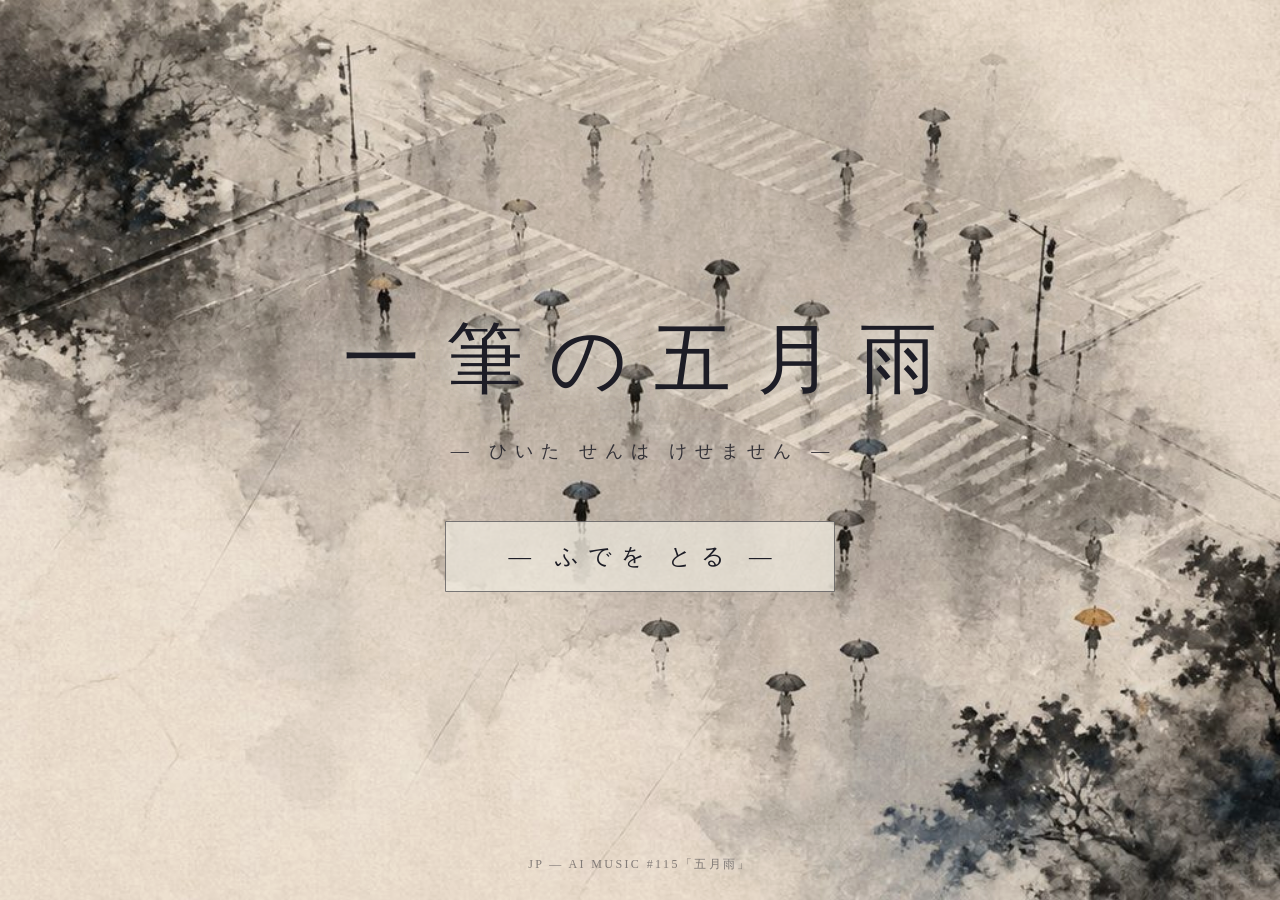
<file: game/samidare/index.html>
<!DOCTYPE html>
<html lang="ja">
<head>
<meta charset="utf-8">
<meta name="viewport" content="width=device-width, initial-scale=1, user-scalable=no">
<title>一筆の五月雨 | JP RECORDS</title>
<meta name="description" content="JP「五月雨」の世界。筆を一本だけわたします。引いた線は消せません。同じ線は、二度と引けません。">
<style>
  * { margin:0; padding:0; box-sizing:border-box; }
  html, body { height:100%; overflow:hidden; background:#e9e5da; touch-action:none; }
  body { font-family:"Yu Mincho","Hiragino Mincho ProN","Noto Serif JP",serif; color:#2b2b33;
         display:flex; align-items:center; justify-content:center; }

  #stage { position:relative; aspect-ratio:16/9; width:min(100vw, calc(100vh * 16 / 9));
           background:#e9e5da; overflow:hidden; cursor:crosshair; }
  #scene { position:absolute; inset:0; width:100%; height:100%; object-fit:fill; transition:opacity 1.1s ease; }
  #guide { position:absolute; inset:0; width:100%; height:100%; pointer-events:none; }
  #ink { position:absolute; inset:0; width:100%; height:100%; }
  #paper { position:absolute; inset:0; pointer-events:none; opacity:.5;
           background:radial-gradient(ellipse at center, transparent 55%, rgba(90,84,70,.18) 100%); }

  #mono { position:absolute; left:6%; right:6%; bottom:8%; display:flex; flex-direction:column; gap:.5em; pointer-events:none; }
  .mline { font-size:clamp(15px,2.7vh,25px); letter-spacing:.15em; line-height:1.9; color:#26262e;
           text-shadow:0 0 12px rgba(233,229,218,.95), 0 0 26px rgba(233,229,218,.9);
           opacity:0; transform:translateY(8px); transition:opacity .9s ease, transform .9s ease; }
  .mline.on { opacity:1; transform:none; }
  #adv { position:absolute; right:4%; bottom:4%; color:rgba(43,43,51,.6); font-size:clamp(12px,1.8vh,15px);
         animation:blink 1.6s infinite; pointer-events:none; opacity:0; transition:opacity .5s; }
  @keyframes blink { 50% { opacity:.15; } }

  #odai { position:absolute; left:50%; top:6.5%; transform:translateX(-50%); opacity:0; transition:opacity .8s ease;
          font-size:clamp(16px,3vh,28px); letter-spacing:.3em; white-space:nowrap; color:#1d1d26;
          background:rgba(238,234,222,.82); border-top:1px solid rgba(43,43,51,.35); border-bottom:1px solid rgba(43,43,51,.35);
          padding:.42em 1.4em; pointer-events:none; }
  #odai.on { opacity:1; }
  #odai small { display:block; font-size:.58em; letter-spacing:.22em; color:rgba(29,29,38,.7); margin-top:.3em; }

  #dot { position:absolute; width:14px; height:14px; margin:-7px 0 0 -7px; border-radius:50%;
         background:#b23a2f; box-shadow:0 0 0 0 rgba(178,58,47,.5); pointer-events:none; opacity:0; transition:opacity .6s; }
  #dot.on { opacity:.92; animation:pulse 1.8s infinite; }
  @keyframes pulse { 0% { box-shadow:0 0 0 0 rgba(178,58,47,.45); } 70% { box-shadow:0 0 0 16px rgba(178,58,47,0); } 100% { box-shadow:0 0 0 0 rgba(178,58,47,0); } }

  #ui { position:absolute; left:0; right:0; bottom:6%; display:none; flex-direction:column; align-items:center; gap:1.8vh; }
  #ui.on { display:flex; }
  .cbtn { font-family:inherit; font-size:clamp(15px,2.5vh,23px); letter-spacing:.3em; text-indent:.3em; color:#26262e;
          background:rgba(238,234,222,.85); border:1px solid rgba(43,43,51,.5); border-radius:1px;
          padding:.6em 2em; cursor:pointer; transition:all .3s; }
  .cbtn:hover { background:rgba(43,43,51,.08); box-shadow:0 2px 14px rgba(43,43,51,.2); }

  .overlay { position:fixed; inset:0; display:flex; flex-direction:column; align-items:center; justify-content:center;
             gap:3vh; text-align:center; z-index:10; }
  #title { background:rgba(233,229,218,.4); transition:opacity 1.6s; }
  #title .bg { position:absolute; inset:0; z-index:-1; }
  #title .bg img { width:100%; height:100%; object-fit:cover; filter:brightness(1.04); }
  #title h1 { font-size:clamp(38px,8.5vh,84px); font-weight:500; letter-spacing:.34em; text-indent:.34em; color:#1d1d26;
              text-shadow:0 0 18px rgba(233,229,218,.9), 0 0 40px rgba(233,229,218,.8); }
  #title .sub { font-size:clamp(13px,2.1vh,18px); letter-spacing:.44em; text-indent:.44em; color:rgba(29,29,38,.85); }
  #start { margin-top:3.5vh; font-family:inherit; font-size:clamp(16px,2.5vh,23px); letter-spacing:.4em; text-indent:.4em;
           color:#1d1d26; background:rgba(238,234,222,.7); border:1px solid rgba(29,29,38,.55); border-radius:1px;
           padding:.85em 2.4em; cursor:pointer; transition:all .4s; }
  #start:disabled { opacity:.35; cursor:default; }
  #start:not(:disabled):hover { background:rgba(29,29,38,.08); box-shadow:0 2px 18px rgba(29,29,38,.25); }
  #title .credit { position:absolute; bottom:3vh; font-size:12px; letter-spacing:.2em; color:rgba(29,29,38,.5); }

  #ending { background:#dcd8cc; opacity:0; pointer-events:none; transition:opacity 2.5s ease; z-index:20; }
  #ending .bg { position:absolute; inset:0; }
  #ending .bg img { width:100%; height:100%; object-fit:cover; transition:opacity 1.4s ease; }
  #elyric { position:relative; font-size:clamp(20px,3.6vh,34px); letter-spacing:.2em; line-height:2; color:#1d1d26;
            text-shadow:0 0 14px rgba(220,216,204,.95), 0 2px 26px rgba(220,216,204,.9);
            opacity:0; transition:opacity 1s ease; }
  #endcard { position:relative; display:none; flex-direction:column; align-items:center; gap:4vh; }
  #endcard .fin { font-size:clamp(22px,4vh,38px); letter-spacing:.5em; text-indent:.5em; color:#1d1d26; }
  #again { font-family:inherit; font-size:clamp(13px,2vh,16px); letter-spacing:.3em; text-indent:.3em;
           color:rgba(29,29,38,.75); background:transparent; border:none; cursor:pointer; }
</style>
</head>
<body>

<div id="stage">
  <img id="scene" src="assets/img/title.jpg" alt="">
  <canvas id="guide" width="1280" height="720"></canvas>
  <canvas id="ink" width="1280" height="720"></canvas>
  <div id="paper"></div>
  <div id="dot"></div>
  <div id="odai"></div>
  <div id="mono"></div>
  <div id="adv">▼</div>
  <div id="ui"></div>
</div>

<div class="overlay" id="title">
  <div class="bg"><img src="assets/img/title.jpg" alt=""></div>
  <h1>一筆の五月雨</h1>
  <div class="sub">— ひいた せんは けせません —</div>
  <button id="start" disabled>よみこみちゅう…</button>
  <div class="credit">JP — AI MUSIC #115「五月雨」</div>
</div>

<div class="overlay" id="ending">
  <div class="bg"><img id="endbg" src="assets/img/end1.jpg" alt=""></div>
  <div id="elyric"></div>
  <div id="endcard">
    <div class="fin">またの雨で</div>
    <button id="again">— もういちど ひく —</button>
  </div>
</div>

<script>
(() => {
  const $ = id => document.getElementById(id);
  const stage = $('stage'), scene = $('scene'), cv = $('ink'), ctx = cv.getContext('2d'),
        gcv = $('guide'), gctx = gcv.getContext('2d'),
        mono = $('mono'), adv = $('adv'), odai = $('odai'), dot = $('dot'), ui = $('ui');
  const IMG = n => `assets/img/${n}.jpg`;
  const PEEK = new URLSearchParams(location.search).get('peek');
  const wait = ms => new Promise(r => setTimeout(r, ms));
  const W = 1280, H = 720;

  const bgm = new Audio('assets/audio/bgm_loop.mp3'); bgm.loop = true; bgm.volume = .6;
  const endTrack = new Audio('assets/audio/ending.mp3');

  // ---------- 独白 ----------
  let monoQueue = [], monoShown = 0, onMonoDone = null;
  function showMono(lines, done) {
    mono.innerHTML = ''; monoQueue = lines; monoShown = 0; onMonoDone = done;
    adv.style.opacity = 1;
    advance();
  }
  function advance() {
    if (monoShown >= monoQueue.length) return;
    const d = document.createElement('div');
    d.className = 'mline'; d.textContent = monoQueue[monoShown];
    mono.appendChild(d);
    setTimeout(() => d.classList.add('on'), 40);
    monoShown++;
    if (monoShown === monoQueue.length) setTimeout(() => { adv.style.opacity = 0; onMonoDone && onMonoDone(); }, 700);
    else if (PEEK !== null) setTimeout(advance, 350);
  }
  stage.addEventListener('click', () => { if (monoShown < monoQueue.length) advance(); });
  const clearMono = () => { mono.innerHTML = ''; monoQueue = []; };

  function fadeScene(src, cb) {
    scene.style.opacity = 0;
    setTimeout(() => { scene.src = src; scene.onload = () => { scene.style.opacity = 1; cb && cb(); }; }, 900);
  }

  // ---------- 「雨」の五画（グリフ座標 0..1・y下向き） ----------
  const densify = (pts, n) => {   // 折れ線を n 点に補間
    const out = [];
    let total = 0;
    const seg = [];
    for (let i = 1; i < pts.length; i++) { const d = Math.hypot(pts[i][0]-pts[i-1][0], pts[i][1]-pts[i-1][1]); seg.push(d); total += d; }
    for (let k = 0; k < n; k++) {
      let t = k / (n - 1) * total, i = 0;
      while (i < seg.length - 1 && t > seg[i]) { t -= seg[i]; i++; }
      const r = seg[i] ? t / seg[i] : 0;
      out.push({ x: pts[i][0] + (pts[i+1][0]-pts[i][0]) * r, y: pts[i][1] + (pts[i+1][1]-pts[i][1]) * r });
    }
    return out;
  };
  const GLYPH = [
    densify([[0.12,0.10],[0.50,0.065],[0.88,0.10]], 60),                                        // 一（上の横画）
    densify([[0.205,0.24],[0.185,0.55],[0.205,0.86]], 60),                                      // 左のたて画
    densify([[0.205,0.24],[0.50,0.215],[0.795,0.24],[0.81,0.55],[0.795,0.82],[0.71,0.78]], 80), // 冂（横→右たて→はね）
    densify([[0.50,0.10],[0.50,0.84]], 50),                                                     // 中央のたて画
    densify([[0.30,0.42],[0.38,0.55],[0.44,0.45],[0.54,0.58],[0.61,0.44],[0.69,0.57]], 70),     // 雨だれ（連綿の点々）
  ];

  // ---------- 場面（place: グリフ画→場面への配置 {cx,cy,scale,rot}） ----------
  const SCENES = [
    { img:'sc1', glyph:0, place:{ cx:.48*W, cy:.56*H, scale:680, rot:-0.20 }, fade:null,
      intro:['あめの こうさてん　かさの すきまに　めが あった'],
      odai:'その ひとの かさまで、いっぴつ',
      after:['なまえも しらない。それでも せんは　ひかれてしまった'] },
    { img:'sc2', glyph:2, place:{ cx:.52*W, cy:.40*H, scale:470, rot:0.05 }, fade:null,
      intro:['ひとつの かさを　わけあった ごご'],
      odai:'ふたりの うえに　かさを いっぴつ',
      after:['こんな じかんが　つづくと おもっていた'] },
    { img:'sc3', glyph:4, place:{ cx:.50*W, cy:.38*H, scale:820, rot:0.12 }, fade:null,
      intro:['きせつが うつって　あめは つよく'],
      odai:'つよくなる あまあしを　いっぴつ',
      after:['いえない ことばが　ぬれたまま かわく'] },
    { img:'sc4', glyph:3, place:{ cx:.47*W, cy:.49*H, scale:580, rot:-1.94 }, fade:{ x:.64, y:.40 },
      intro:['てを ふる きみが　ひとの ながれに のまれていく'],
      odai:'とおざかる きみへ　いっぴつ',
      after:['とどかない。……とどかないことも、ちゃんと おぼえておく'] },
    { img:'sc5', glyph:1, place:{ cx:.50*W, cy:.62*H, scale:640, rot:-1.55 }, fade:null,
      intro:['あめは いつか あがる。あがっては、また ふりだす'],
      odai:'つぎの こうさてんへ　いっぴつ',
      after:['かさを にぎりなおして、わたる'] },
  ];
  const strokes = [];   // 各場面の {x,y,r}（場面座標・正規化）

  const placePt = (p, pl) => {   // グリフ座標 → 場面座標(px)
    const dx = (p.x - .5) * pl.scale, dy = (p.y - .5) * pl.scale;
    return { x: pl.cx + dx * Math.cos(pl.rot) - dy * Math.sin(pl.rot),
             y: pl.cy + dx * Math.sin(pl.rot) + dy * Math.cos(pl.rot) };
  };
  const unplacePt = (x, y, pl) => {   // 場面座標(px) → グリフ座標
    const dx = x - pl.cx, dy = y - pl.cy;
    const gx = dx * Math.cos(-pl.rot) - dy * Math.sin(-pl.rot);
    const gy = dx * Math.sin(-pl.rot) + dy * Math.cos(-pl.rot);
    return { x: gx / pl.scale + .5, y: gy / pl.scale + .5 };
  };

  // ---------- 道しるべ（破線ガイド＋お手本の筆） ----------
  function guidePath(sc) { return GLYPH[sc.glyph].map(p => placePt(p, sc.place)); }
  function drawGuide(sc) {
    const pts = guidePath(sc);
    gctx.clearRect(0, 0, W, H);
    gctx.save();
    gctx.strokeStyle = 'rgba(60,60,74,.42)';
    gctx.lineWidth = 3; gctx.setLineDash([10, 12]); gctx.lineCap = 'round';
    gctx.beginPath();
    pts.forEach((p, i) => i === 0 ? gctx.moveTo(p.x, p.y) : gctx.lineTo(p.x, p.y));
    gctx.stroke();
    gctx.restore();
    // 終点の小さな輪
    const e = pts[pts.length - 1];
    gctx.strokeStyle = 'rgba(60,60,74,.5)'; gctx.lineWidth = 2;
    gctx.beginPath(); gctx.arc(e.x, e.y, 9, 0, Math.PI * 2); gctx.stroke();
    return pts;
  }
  function ghostDemo(sc) {   // お手本の筆がひとりでに一度なぞる（見せて教える）
    return new Promise(res => {
      const pts = guidePath(sc);
      const t0 = performance.now(), dur = 1400;
      const step = () => {
        const prog = Math.min(1, (performance.now() - t0) / dur);
        drawGuide(sc);
        const upto = Math.max(1, Math.floor(prog * (pts.length - 1)));
        gctx.save();
        gctx.strokeStyle = 'rgba(43,43,51,.35)'; gctx.lineWidth = 9; gctx.lineCap = 'round'; gctx.lineJoin = 'round';
        gctx.beginPath();
        for (let i = 0; i <= upto; i++) i === 0 ? gctx.moveTo(pts[i].x, pts[i].y) : gctx.lineTo(pts[i].x, pts[i].y);
        gctx.stroke();
        // 筆先
        const tip = pts[upto];
        gctx.fillStyle = 'rgba(43,43,51,.55)';
        gctx.beginPath(); gctx.arc(tip.x, tip.y, 7, 0, Math.PI * 2); gctx.fill();
        gctx.restore();
        if (prog < 1) requestAnimationFrame(step);
        else setTimeout(() => { drawGuide(sc); res(); }, 350);
      };
      requestAnimationFrame(step);
    });
  }

  // ---------- 墨の筆（速度で幅・にじみ・かすれ） ----------
  const INK = '#16161e';
  let drawing = false, last = null, lastR = 8, bleedTimer = null, strokePts = [];
  let inkAllowed = false, fadeTarget = null;
  let onStrokeEnd = null;

  function inkAlphaAt(x, y) {
    if (!fadeTarget) return 1;
    const d = Math.hypot(x - fadeTarget.x * W, y - fadeTarget.y * H);
    return Math.max(0, Math.min(1, (d - 55) / 190));
  }
  function stamp(x, y, r, a) {
    if (a <= 0.003) return;
    ctx.globalAlpha = a;
    ctx.fillStyle = INK;
    ctx.beginPath(); ctx.arc(x, y, r, 0, Math.PI * 2); ctx.fill();
    ctx.globalAlpha = 1;
  }
  function inkSegment(x0, y0, x1, y1, v) {
    const wBase = Math.max(2.6, Math.min(15, 13.5 - v * 11));
    const kasure = v > 0.85;
    const d = Math.hypot(x1 - x0, y1 - y0), steps = Math.max(1, Math.round(d / 1.6));
    for (let i = 0; i <= steps; i++) {
      const x = x0 + (x1 - x0) * i / steps, y = y0 + (y1 - y0) * i / steps;
      const fade = inkAlphaAt(x, y);
      if (kasure) {
        if (Math.random() < .55) stamp(x + (Math.random() - .5) * 3, y + (Math.random() - .5) * 3, wBase * .5, .22 * fade);
      } else {
        stamp(x, y, wBase / 2, .34 * fade);
      }
    }
    lastR = wBase / 2;
  }
  function startBleed() {
    stopBleed();
    bleedTimer = setInterval(() => {
      if (!last) return;
      lastR = Math.min(lastR + 1.1, 26);
      stamp(last.x, last.y, lastR, .045 * inkAlphaAt(last.x, last.y));
    }, 90);
  }
  const stopBleed = () => { if (bleedTimer) { clearInterval(bleedTimer); bleedTimer = null; } };

  function toXY(e) {
    const r = stage.getBoundingClientRect();
    return { x: (e.clientX - r.left) / r.width * W, y: (e.clientY - r.top) / r.height * H, t: performance.now() };
  }
  stage.addEventListener('pointerdown', e => {
    if (!inkAllowed) return;
    drawing = true; last = toXY(e); strokePts = [{ x: last.x / W, y: last.y / H, r: 7 }];
    dot.classList.remove('on');
    stamp(last.x, last.y, 7, .3 * inkAlphaAt(last.x, last.y));
    startBleed();
  });
  stage.addEventListener('pointermove', e => {
    if (!drawing) return;
    const p = toXY(e);
    const dt = Math.max(1, p.t - last.t), v = Math.hypot(p.x - last.x, p.y - last.y) / dt;
    if (Math.hypot(p.x - last.x, p.y - last.y) > 1.2) {
      inkSegment(last.x, last.y, p.x, p.y, v);
      strokePts.push({ x: p.x / W, y: p.y / H, r: lastR });
      last = p;
    }
  });
  const endStroke = () => {
    if (!drawing) return;
    drawing = false; stopBleed(); inkAllowed = false;
    gctx.clearRect(0, 0, W, H);                    // 道しるべを消す
    const done = onStrokeEnd; onStrokeEnd = null;
    done && done(strokePts.slice());
  };
  stage.addEventListener('pointerup', endStroke);
  stage.addEventListener('pointerleave', endStroke);

  // ---------- 場面進行 ----------
  function playScene(i) {
    if (i >= SCENES.length) { finale(); return; }
    const sc = SCENES[i];
    clearMono(); odai.classList.remove('on'); dot.classList.remove('on');
    fadeScene(IMG(sc.img), async () => {
      ctx.clearRect(0, 0, W, H);
      showMono(sc.intro, async () => {
        await wait(300);
        odai.innerHTML = sc.odai + '<small>うすい みちを なぞるように</small>';
        odai.classList.add('on');
        await ghostDemo(sc);                        // お手本を一度見せてから
        const sp = guidePath(sc)[0];
        dot.style.left = (sp.x / W * 100) + '%'; dot.style.top = (sp.y / H * 100) + '%';
        dot.classList.add('on');
        fadeTarget = sc.fade; inkAllowed = true;
        onStrokeEnd = pts => {
          strokes[i] = pts;
          odai.classList.remove('on');
          setTimeout(() => showMono(sc.after, () => setTimeout(() => playScene(i + 1), 1200)), 700);
        };
        if (PEEK !== null) autoStroke(sc);
      });
    });
  }

  // ---------- 終幕: 五本の線が「雨」に集まる ----------
  const FIN = { cx: .5 * W, cy: .47 * H, scale: 520 };   // 一文字の置き場
  function strokeTargets(i) {   // 引いた線(場面座標) → 一文字の中の座標
    const sc = SCENES[i];
    return strokes[i].map(p => {
      const g = unplacePt(p.x * W, p.y * H, sc.place);
      return { x: FIN.cx + (g.x - .5) * FIN.scale, y: FIN.cy + (g.y - .5) * FIN.scale, r: p.r || 5 };
    });
  }
  function drawStrokePath(pts, alpha) {   // 移動アニメ中は軽いパス描画
    if (!pts || pts.length < 2) return;
    ctx.save();
    ctx.strokeStyle = INK; ctx.globalAlpha = alpha;
    ctx.lineCap = 'round'; ctx.lineJoin = 'round';
    let i = 1;
    while (i < pts.length) {
      const w = Math.max(3, (pts[i].r || 5) * 1.7);
      ctx.lineWidth = w;
      ctx.beginPath();
      ctx.moveTo(pts[i-1].x, pts[i-1].y);
      let j = i;
      while (j < pts.length && Math.abs(((pts[j].r || 5) * 1.7) - w) < 2.5) { ctx.lineTo(pts[j].x, pts[j].y); j++; }
      ctx.stroke();
      i = Math.max(j, i + 1);
    }
    ctx.restore();
  }
  function stampStroke(pts) {   // 定着は本来の墨レンダラ
    for (let k = 1; k < pts.length; k++) {
      const a = pts[k-1], b = pts[k], r = b.r || 5;
      const d = Math.hypot(b.x - a.x, b.y - a.y), steps = Math.max(1, Math.round(d / 1.6));
      for (let s = 0; s <= steps; s++)
        stamp(a.x + (b.x - a.x) * s / steps, a.y + (b.y - a.y) * s / steps, r, .34);
    }
  }
  async function finale() {
    clearMono(); fadeTarget = null;
    fadeScene(IMG('title'), async () => {
      ctx.clearRect(0, 0, W, H);
      // 1) 引いたままの五本を順に置く
      showMono(['きみと ひいた 五本の せん'], () => {});
      const raw = strokes.map(pts => (pts || []).map(p => ({ x: p.x * W, y: p.y * H, r: p.r || 5 })));
      for (let i = 0; i < raw.length; i++) { drawStrokePath(raw[i], .85); await wait(420); }
      await wait(900);
      clearMono();
      showMono(['あつまって——'], () => {});
      await wait(600);
      // 2) 「雨」へすーっと集まる
      const targets = strokes.map((s, i) => s ? strokeTargets(i) : null);
      const t0 = performance.now(), dur = 1900;
      await new Promise(res => {
        const step = () => {
          const prog = Math.min(1, (performance.now() - t0) / dur);
          const e = prog < .5 ? 2 * prog * prog : 1 - Math.pow(-2 * prog + 2, 2) / 2;   // easeInOut
          ctx.clearRect(0, 0, W, H);
          for (let i = 0; i < raw.length; i++) {
            if (!raw[i].length || !targets[i]) continue;
            const mid = raw[i].map((p, k) => {
              const q = targets[i][Math.min(k, targets[i].length - 1)];
              return { x: p.x + (q.x - p.x) * e, y: p.y + (q.y - p.y) * e, r: p.r };
            });
            drawStrokePath(mid, .85);
          }
          if (prog < 1) requestAnimationFrame(step); else res();
        };
        requestAnimationFrame(step);
      });
      // 3) 定着（墨レンダラで焼き直し）
      ctx.clearRect(0, 0, W, H);
      targets.forEach(t => t && stampStroke(t));
      await wait(400);
      clearMono();
      showMono(['——「雨」', 'きみの 線で かいた、一文字'], () => {
        setTimeout(() => {
          clearMono();
          showMono(['おなじ せんは　にどと ひけない'], () => {
            ui.innerHTML = ''; ui.classList.add('on');
            const b = document.createElement('button'); b.className = 'cbtn'; b.textContent = '— あめの うたを きく —';
            b.addEventListener('click', e => { e.stopPropagation(); ui.classList.remove('on'); startEnding(); });
            ui.appendChild(b);
            if (PEEK !== null) setTimeout(() => b.click(), 900);
          });
        }, 1900);
      });
    });
  }

  // ---------- エンディング（ending.mp3 = 原曲166.0s〜 / SRT実測−166.0s） ----------
  const LYRICS = [
    { t: 0.52,  e: 4.13,  x: '巡る季節は　同じ雨じゃない',       img: 'end1' },
    { t: 4.16,  e: 8.37,  x: 'すれ違う傘に　また手を伸ばす',     img: 'end1' },
    { t: 8.39,  e: 11.98, x: 'いつかどこかで　また濡れるため',   img: 'end2' },
    { t: 12.01, e: 15.67, x: 'ぼくは今日も　交差点を渡る',       img: 'end2' },
    { t: 15.70, e: 23.06, x: '降りしきる　五月雨の一粒を',       img: 'end3' },
    { t: 23.08, e: 28.18, x: '忘れないように　心に集めて',       img: 'end3' },
  ];
  function startEnding() {
    const f = setInterval(() => { bgm.volume = Math.max(0, bgm.volume - .05); if (bgm.volume <= 0) { bgm.pause(); clearInterval(f); } }, 100);
    const ov = $('ending'), ly = $('elyric'), bg = $('endbg');
    ov.style.pointerEvents = 'auto'; ov.style.opacity = 1;
    endTrack.volume = 1; endTrack.play().catch(() => {});
    let li = -1;
    const tick = () => {
      const t = endTrack.currentTime;
      const cur = LYRICS.findIndex(L => t >= L.t && t <= L.e);
      if (cur !== li) {
        if (cur === -1) ly.style.opacity = 0;
        else {
          ly.textContent = LYRICS[cur].x; ly.style.opacity = 1;
          if (bg.src.indexOf(LYRICS[cur].img) === -1) bg.src = IMG(LYRICS[cur].img);
        }
        li = cur;
      }
      if (!endTrack.ended) requestAnimationFrame(tick);
      else { ly.style.opacity = 0; setTimeout(() => $('endcard').style.display = 'flex', 1500); }
    };
    requestAnimationFrame(tick);
    $('again').addEventListener('click', () => location.reload());
  }

  // ---------- PEEK用オートストローク（道しるべをなぞる） ----------
  function autoStroke(sc) {
    const pts = guidePath(sc).map(p => ({ x: p.x + (Math.random() - .5) * 10, y: p.y + (Math.random() - .5) * 10 }));
    let i = 0;
    drawing = true; last = { ...pts[0], t: performance.now() };
    strokePts = [{ x: pts[0].x / W, y: pts[0].y / H, r: 7 }];
    fadeTarget = sc.fade; stamp(last.x, last.y, 7, .3 * inkAlphaAt(last.x, last.y));
    const iv = setInterval(() => {
      i++;
      if (i >= pts.length) { clearInterval(iv); endStroke(); return; }
      const p = { ...pts[i], t: performance.now() };
      inkSegment(last.x, last.y, p.x, p.y, .3);
      strokePts.push({ x: p.x / W, y: p.y / H, r: lastR });
      last = p;
    }, 22);
  }

  // ---------- 起動 ----------
  const toLoad = ['title','sc1','sc2','sc3','sc4','sc5','end1','end2','end3'];
  let loaded = 0;
  const startBtn = $('start');
  toLoad.forEach(n => { const im = new Image(); im.onload = im.onerror = () => {
    loaded++;
    startBtn.textContent = loaded >= toLoad.length ? '— ふでを とる —' : `よみこみちゅう… ${Math.round(loaded/toLoad.length*100)}%`;
    if (loaded >= toLoad.length) { startBtn.disabled = false; if (PEEK !== null) startBtn.click(); }
  }; im.src = IMG(n); });

  startBtn.addEventListener('click', () => {
    $('title').style.opacity = 0;
    setTimeout(() => $('title').style.display = 'none', 1500);
    bgm.play().catch(() => {});
    if (PEEK === 'ending') { startEnding(); return; }
    if (PEEK === 'finale') {   // 検証用: ガイド通りの筆跡で即終幕
      SCENES.forEach((sc, i) => {
        strokes[i] = guidePath(sc).map(p => ({
          x: (p.x + (Math.random() - .5) * 9) / W,
          y: (p.y + (Math.random() - .5) * 9) / H,
          r: 4.5 + Math.random() * 2.5 }));
      });
      finale();
      return;
    }
    showMono(['ふでを 一本だけ　わたします',
              'それぞれの あめの けしきに、うすい みちしるべが うかびます',
              'なぞっても、はみだしても いい。ただし——ひいた せんは、けせません'],
      () => setTimeout(() => playScene(0), 700));
  });
})();
</script>
</body>
</html>
</file>
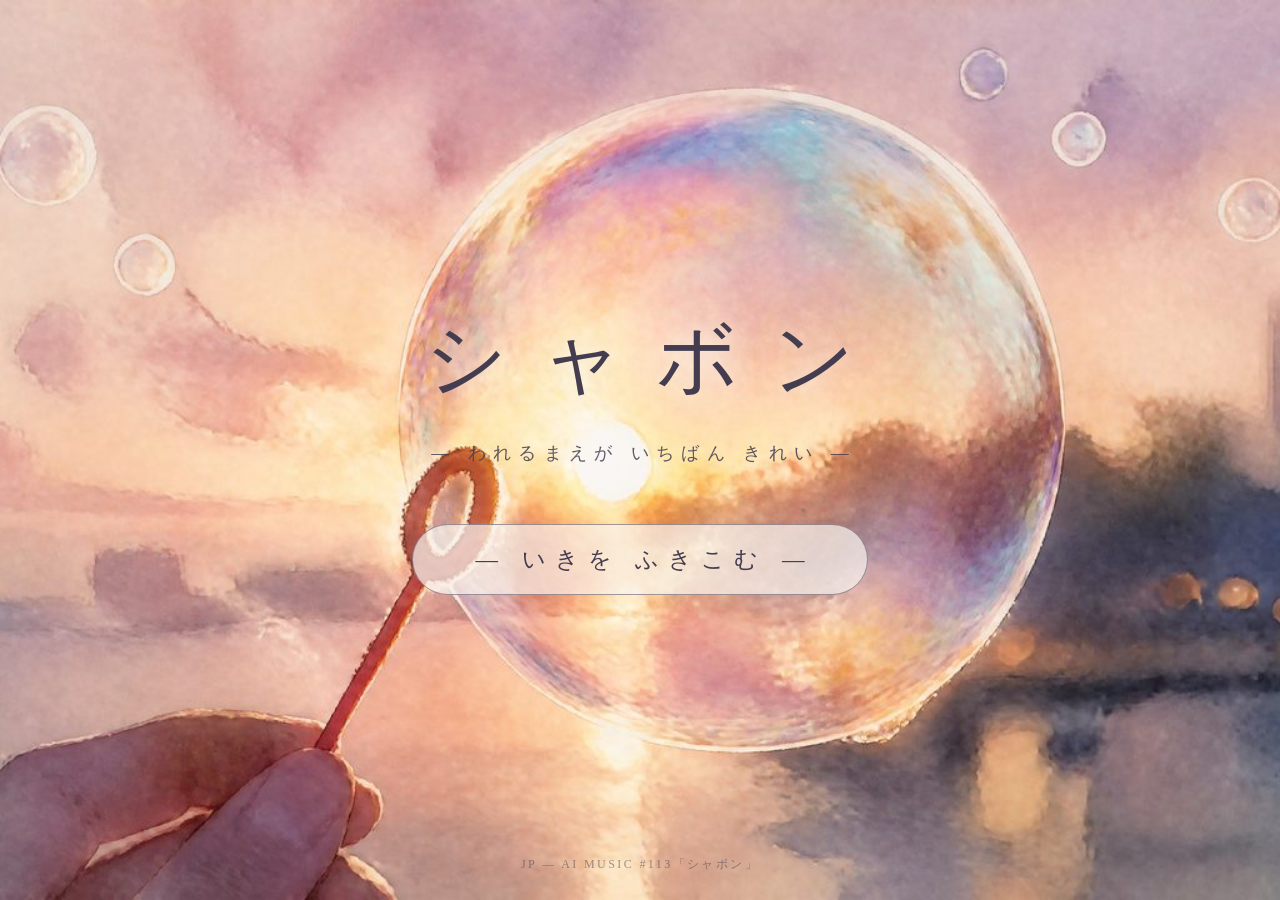
<file: game/shabon/index.html>
<!DOCTYPE html>
<html lang="ja">
<head>
<meta charset="utf-8">
<meta name="viewport" content="width=device-width, initial-scale=1, user-scalable=no">
<title>シャボン — われるまえが いちばんきれい | JP RECORDS</title>
<meta name="description" content="JP「シャボン」の世界。押すとふくらむ。はなすとしぼむ。うすい膜ほど、あざやかに色づく。どのシャボンも、かならず割れる。">
<style>
  * { margin:0; padding:0; box-sizing:border-box; }
  html, body { height:100%; overflow:hidden; background:#f3e9e2; touch-action:none; }
  body { font-family:"Yu Mincho","Hiragino Mincho ProN","Noto Serif JP",serif; color:#4a4356;
         display:flex; align-items:center; justify-content:center; user-select:none; -webkit-user-select:none; }

  #stage { position:relative; aspect-ratio:16/9; width:min(100vw, calc(100vh * 16 / 9));
           background:#f3e9e2; overflow:hidden; cursor:pointer; }
  #scene { position:absolute; inset:0; width:100%; height:100%; object-fit:fill; transition:opacity 1.4s ease; }
  #cv { position:absolute; inset:0; width:100%; height:100%; }

  #mono { position:absolute; left:0; right:0; bottom:10%; text-align:center; pointer-events:none; }
  .mline { font-size:clamp(15px,2.8vh,26px); letter-spacing:.2em; line-height:2; color:#443d50;
           text-shadow:0 0 12px rgba(243,233,226,.95), 0 0 26px rgba(243,233,226,.9);
           opacity:0; transition:opacity 1.2s ease; }
  .mline.on { opacity:1; }

  #btime { position:absolute; left:3.5%; top:4.5%; font-size:clamp(13px,2.3vh,19px); letter-spacing:.18em;
           color:rgba(74,67,86,.85); text-shadow:0 0 10px rgba(243,233,226,.9); pointer-events:none;
           opacity:0; transition:opacity .8s; }
  #btime.glow { color:#8a6a2f; text-shadow:0 0 12px rgba(230,190,110,.65); }
  #rounds { position:absolute; right:3.5%; top:4.5%; display:flex; gap:1vh; pointer-events:none; }
  .rdot { width:1.5vh; height:1.5vh; border-radius:50%; border:1px solid rgba(74,67,86,.55); }
  .rdot.done { background:rgba(74,67,86,.35); }

  #hint { position:absolute; left:0; right:0; top:7%; text-align:center; font-size:clamp(13px,2.2vh,19px);
          letter-spacing:.3em; color:rgba(74,67,86,.75); text-shadow:0 0 10px rgba(243,233,226,.9);
          pointer-events:none; opacity:0; transition:opacity 1s; }

  #ui { position:absolute; left:0; right:0; bottom:8%; display:none; flex-direction:column; align-items:center; gap:1.8vh; }
  #ui.on { display:flex; }
  .cbtn { font-family:inherit; font-size:clamp(15px,2.5vh,23px); letter-spacing:.3em; text-indent:.3em; color:#443d50;
          background:rgba(250,244,238,.85); border:1px solid rgba(74,67,86,.45); border-radius:2em;
          padding:.6em 2em; cursor:pointer; transition:all .3s; }
  .cbtn:hover { background:rgba(74,67,86,.08); box-shadow:0 2px 16px rgba(74,67,86,.18); }

  .overlay { position:fixed; inset:0; display:flex; flex-direction:column; align-items:center; justify-content:center;
             gap:3vh; text-align:center; z-index:10; }
  #title { background:rgba(243,233,226,.35); transition:opacity 1.6s; }
  #title .bg { position:absolute; inset:0; z-index:-1; }
  #title .bg img { width:100%; height:100%; object-fit:cover; }
  #title h1 { font-size:clamp(40px,9vh,88px); font-weight:500; letter-spacing:.4em; text-indent:.4em; color:#443d50;
              text-shadow:0 0 20px rgba(250,244,238,.9), 0 0 44px rgba(250,244,238,.8); }
  #title .sub { font-size:clamp(13px,2.1vh,18px); letter-spacing:.4em; text-indent:.4em; color:rgba(68,61,80,.85); }
  #start { margin-top:3.5vh; font-family:inherit; font-size:clamp(16px,2.5vh,23px); letter-spacing:.4em; text-indent:.4em;
           color:#443d50; background:rgba(250,244,238,.7); border:1px solid rgba(68,61,80,.5); border-radius:2em;
           padding:.85em 2.4em; cursor:pointer; transition:all .4s; }
  #start:disabled { opacity:.35; cursor:default; }
  #start:not(:disabled):hover { background:rgba(68,61,80,.08); box-shadow:0 2px 20px rgba(68,61,80,.2); }
  #title .credit { position:absolute; bottom:3vh; font-size:12px; letter-spacing:.2em; color:rgba(68,61,80,.5); }

  #ending { background:#efe4dc; opacity:0; pointer-events:none; transition:opacity 2.5s ease; z-index:20; }
  #ending .bg { position:absolute; inset:0; }
  #ending .bg img { width:100%; height:100%; object-fit:cover; transition:opacity 1.4s ease; }
  #elyric { position:relative; font-size:clamp(20px,3.6vh,34px); letter-spacing:.2em; line-height:2; color:#443d50;
            text-shadow:0 0 14px rgba(239,228,220,.95), 0 2px 26px rgba(239,228,220,.9);
            opacity:0; transition:opacity 1s ease; }
  #endcard { position:relative; display:none; flex-direction:column; align-items:center; gap:3.5vh; }
  #endcard .fin { font-size:clamp(20px,3.8vh,36px); letter-spacing:.3em; text-indent:.3em; color:#443d50; }
  #again { font-family:inherit; font-size:clamp(13px,2vh,16px); letter-spacing:.3em; text-indent:.3em;
           color:rgba(68,61,80,.75); background:transparent; border:none; cursor:pointer; }
</style>
</head>
<body>

<div id="stage">
  <img id="scene" src="assets/img/r1.jpg" alt="">
  <canvas id="cv" width="1280" height="720"></canvas>
  <div id="hint">おしてる あいだ、ふくらむ　／　はなすと、しぼむ</div>
  <div id="btime">きれい 0.0 びょう</div>
  <div id="rounds"></div>
  <div id="mono"><div class="mline" id="mline"></div></div>
  <div id="ui"></div>
</div>

<div class="overlay" id="title">
  <div class="bg"><img src="assets/img/title.jpg" alt=""></div>
  <h1>シャボン</h1>
  <div class="sub">— われるまえが いちばん きれい —</div>
  <button id="start" disabled>よみこみちゅう…</button>
  <div class="credit">JP — AI MUSIC #113「シャボン」</div>
</div>

<div class="overlay" id="ending">
  <div class="bg"><img id="endbg" src="assets/img/e1.jpg" alt=""></div>
  <div id="elyric"></div>
  <div id="endcard">
    <div class="fin" id="fintext">きれいの じかん</div>
    <button id="again">— もういちど ふく —</button>
  </div>
</div>

<script>
(() => {
  const $ = id => document.getElementById(id);
  const stage = $('stage'), scene = $('scene'), cv = $('cv'), ctx = cv.getContext('2d'),
        mline = $('mline'), hint = $('hint'), ui = $('ui'), rounds = $('rounds');
  const IMG = n => `assets/img/${n}.jpg`;
  const PEEK = new URLSearchParams(location.search).get('peek');
  const wait = ms => new Promise(r => setTimeout(r, ms));
  const W = 1280, H = 720;

  const bgm = new Audio('assets/audio/bgm_loop.mp3'); bgm.loop = true; bgm.volume = .55;
  const endTrack = new Audio('assets/audio/ending.mp3');

  let AC = null;
  const ac = () => AC || (AC = new (window.AudioContext || window.webkitAudioContext)());
  function tone(freq, dur, type, gain, when) { try {
    const t = ac().currentTime + (when || 0);
    const o = ac().createOscillator(), g = ac().createGain();
    o.type = type; o.frequency.value = freq;
    g.gain.setValueAtTime(gain, t); g.gain.exponentialRampToValueAtTime(.0001, t + dur);
    o.connect(g).connect(ac().destination); o.start(t); o.stop(t + dur + .02);
  } catch (_) {} }
  const seBell = () => tone(2637, 1.2, 'sine', .035);           // 微かな鈴（きれいゾーン）
  const sePop  = () => { tone(1200, .04, 'sine', .05); tone(400, .06, 'sine', .03, .02); };  // ちいさな ぱちん

  // ---------- 泡 ----------
  const ROUNDS = [
    { bg:'r1', rmax:150, after:'ぱちん。おとも なく' },
    { bg:'r2', rmax:135, after:'てのひらが ぬれた' },
    { bg:'r3', rmax:160, after:'いちばん きれいな ときだった' },
    { bg:'r4', rmax:128, after:'あとかたは のこらない' },
    { bg:'r5', rmax:142, after:'……それでも' },
  ];
  let ri = 0, R = 0, holding = false, playing = false, beautyT = 0, bellAt = 0;
  let roundStart = 0, gustV = 0, nextGust = 0, petals = [], drops = [];
  const BX = W / 2, BY = H * .46;

  function startRound(i) {
    ri = i;
    [...rounds.children].forEach((d, k) => d.classList.toggle('done', k < i));
    scene.style.opacity = 0;
    setTimeout(() => {
      scene.src = IMG(ROUNDS[i].bg);
      scene.onload = () => {
        scene.style.opacity = 1;
        R = 24; holding = false; playing = true;
        roundStart = performance.now(); nextGust = performance.now() + 2600 + Math.random() * 1800;
        hint.style.opacity = i === 0 ? 1 : 0;
        mline.classList.remove('on');
        if (PEEK !== null) autoHold();
      };
    }, i === 0 ? 100 : 1400);
  }

  stage.addEventListener('pointerdown', () => { holding = true; hint.style.opacity = 0; });
  stage.addEventListener('pointerup', () => holding = false);
  stage.addEventListener('pointerleave', () => holding = false);
  window.addEventListener('keydown', e => { if (e.code === 'Space') { e.preventDefault(); holding = true; hint.style.opacity = 0; } });
  window.addEventListener('keyup', e => { if (e.code === 'Space') holding = false; });

  // ---------- ループ ----------
  let lastT = 0;
  function loop(ts) {
    const dt = Math.min(.04, (ts - lastT) / 1000 || .016); lastT = ts;
    ctx.clearRect(0, 0, W, H);
    if (playing) {
      const rm = ROUNDS[ri].rmax;
      const elapsed = (ts - roundStart) / 1000;
      // ふくらみ・しぼみ・突風
      if (holding) R += 22 * dt; else R -= 6 * dt;
      if (ts > nextGust) {
        gustV = (elapsed > 30 ? 30 : 8 + Math.random() * 22);
        nextGust = ts + 2200 + Math.random() * 2000;
        spawnPetals();
      }
      if (gustV > 0) { const g = Math.min(gustV, 26 * dt * 3); R += g; gustV -= g; }
      R = Math.max(18, R);
      // きれいゾーン
      const I = Math.max(0, Math.min(1, (R - .55 * rm) / (.45 * rm)));
      if (R > .82 * rm) {
        beautyT += dt;
        if (ts - bellAt > 2600) { bellAt = ts; seBell(); }
      }
      if (R >= rm) burst();
      else {
        drawZone(rm, R, ts);
        drawBubble(R, I, ts);
      }
      const bt = $('btime');
      bt.style.opacity = 1;
      bt.textContent = 'きれい ' + beautyT.toFixed(1) + ' びょう';
      bt.classList.toggle('glow', R > .82 * rm);
    }
    drawParticles(dt);
    requestAnimationFrame(loop);
  }

  function drawZone(rm, r, ts) {   // きれいゾーン: この輪まで ふくらませて たもつ
    const inZone = r > .82 * rm;
    ctx.save();
    ctx.translate(BX + Math.sin(ts / 1000 * .9) * 8, BY + Math.cos(ts / 1000 * .7) * 6);
    ctx.setLineDash([7, 9]);
    ctx.lineWidth = inZone ? 2.2 : 1.4;
    ctx.strokeStyle = inZone ? 'rgba(216,170,90,.85)' : 'rgba(74,67,86,.4)';
    ctx.beginPath(); ctx.arc(0, 0, rm * .9, 0, Math.PI * 2); ctx.stroke();
    ctx.setLineDash([]);
    if (ri === 0 && !inZone && beautyT < 1) {
      ctx.fillStyle = 'rgba(74,67,86,.75)';
      ctx.font = `${Math.round(H * .026)}px "Yu Mincho","Hiragino Mincho ProN",serif`;
      ctx.textAlign = 'center';
      ctx.fillText('この わっか まで ふくらませて、たもつ', 0, -rm * .9 - 14);
    }
    ctx.restore();
  }

  function drawBubble(r, I, ts) {
    const wob = (1 + I * 2.2);
    const t = ts / 1000;
    ctx.save();
    ctx.translate(BX + Math.sin(t * .9) * 8, BY + Math.cos(t * .7) * 6);
    // 本体（ほぼ透明）
    ctx.beginPath();
    for (let a = 0; a <= Math.PI * 2 + .01; a += .06) {
      const rr = r + Math.sin(a * 5 + t * 3) * wob + Math.cos(a * 3 - t * 2.2) * wob * .7;
      const x = Math.cos(a) * rr, y = Math.sin(a) * rr;
      a === 0 ? ctx.moveTo(x, y) : ctx.lineTo(x, y);
    }
    ctx.closePath();
    const body = ctx.createRadialGradient(0, 0, r * .3, 0, 0, r);
    body.addColorStop(0, 'rgba(255,255,255,0)');
    body.addColorStop(.82, 'rgba(255,255,255,.05)');
    body.addColorStop(1, `rgba(255,255,255,${.14 + I * .1})`);
    ctx.fillStyle = body; ctx.fill();
    // 虹色リム（Iで鮮やかに）
    for (let k = 0; k < 3; k++) {
      const hue = (t * (30 + I * 160) + k * 120) % 360;
      ctx.beginPath();
      ctx.arc(0, 0, r, t * (.6 + k * .3) % (Math.PI * 2), t * (.6 + k * .3) % (Math.PI * 2) + Math.PI * (.8 + I * .6));
      ctx.strokeStyle = `hsla(${hue}, ${45 + I * 55}%, ${70 - I * 8}%, ${.25 + I * .55})`;
      ctx.lineWidth = 2.5 + I * 3.5;
      ctx.stroke();
    }
    // ハイライト
    ctx.beginPath(); ctx.ellipse(-r * .38, -r * .42, r * .16, r * .09, -.6, 0, Math.PI * 2);
    ctx.fillStyle = `rgba(255,255,255,${.5 + I * .3})`; ctx.fill();
    ctx.restore();
  }

  function spawnPetals() {
    for (let i = 0; i < 7; i++)
      petals.push({ x: -30 - Math.random() * 120, y: Math.random() * H * .8,
                    vx: 220 + Math.random() * 140, vy: 20 + Math.random() * 50, life: 1.6 });
  }
  function drawParticles(dt) {
    petals = petals.filter(p => (p.life -= dt) > 0);
    ctx.fillStyle = 'rgba(240,190,200,.6)';
    for (const p of petals) {
      p.x += p.vx * dt; p.y += p.vy * dt;
      ctx.beginPath(); ctx.ellipse(p.x, p.y, 5, 2.6, p.life * 4, 0, Math.PI * 2); ctx.fill();
    }
    drops = drops.filter(d => (d.life -= dt) > 0);
    ctx.fillStyle = 'rgba(200,215,235,.75)';
    for (const d of drops) {
      d.vy += 700 * dt; d.x += d.vx * dt; d.y += d.vy * dt;
      ctx.beginPath(); ctx.arc(d.x, d.y, d.r, 0, Math.PI * 2); ctx.fill();
    }
  }

  function burst() {
    playing = false;
    sePop();
    for (let i = 0; i < 26; i++) {
      const a = Math.random() * Math.PI * 2, rr = R * (0.6 + Math.random() * 0.4);
      drops.push({ x: BX + Math.cos(a) * rr, y: BY + Math.sin(a) * rr,
                   vx: Math.cos(a) * (40 + Math.random() * 90), vy: Math.sin(a) * 60 - 40,
                   r: 1.5 + Math.random() * 3, life: 1.4 + Math.random() });
    }
    setTimeout(() => {
      mline.textContent = ROUNDS[ri].after; mline.classList.add('on');
      setTimeout(() => {
        if (ri + 1 < ROUNDS.length) startRound(ri + 1);
        else lastQuestion();
      }, 2100);
    }, 900);
  }

  function lastQuestion() {
    mline.classList.remove('on');
    setTimeout(() => {
      mline.textContent = 'もういちど、ふくらませても いい？'; mline.classList.add('on');
      ui.innerHTML = ''; ui.classList.add('on');
      const b = document.createElement('button'); b.className = 'cbtn'; b.textContent = '— いきを すいこむ —';
      b.addEventListener('click', e => { e.stopPropagation(); ui.classList.remove('on'); mline.classList.remove('on'); startEnding(); });
      ui.appendChild(b);
      if (PEEK !== null) setTimeout(() => b.click(), 800);
    }, 1000);
  }

  // ---------- エンディング（ending.mp3 = 原曲129.7s〜 / SRT実測−129.7s） ----------
  const LYRICS = [
    { t: 0.17,  e: 4.34,  x: 'あとかたなんて　残らないけど',       img: 'e1' },
    { t: 4.38,  e: 9.43,  x: '濡れたてのひらが　教えてくれる',     img: 'e1' },
    { t: 9.45,  e: 13.35, x: '「ここにあったよ」って',             img: 'e2' },
    { t: 13.37, e: 17.83, x: '確かにあったんだ',                   img: 'e2' },
    { t: 17.85, e: 20.67, x: 'シャボン　もう一度ふくらませて',     img: 'e3' },
    { t: 20.69, e: 22.81, x: '虹色が　また壊れたとしても',         img: 'e3' },
    { t: 22.84, e: 26.25, x: 'ぼくはきっとまた　息を吹き込む',     img: 'e3' },
    { t: 26.28, e: 28.88, x: 'シャボン　消えると知っていても',     img: 'e4' },
    { t: 28.91, e: 31.41, x: '淡い期待を　手放さない',             img: 'e4' },
    { t: 31.45, e: 35.73, x: '何度でも　またふくらませる',         img: 'e4' },
  ];
  function startEnding() {
    const f = setInterval(() => { bgm.volume = Math.max(0, bgm.volume - .05); if (bgm.volume <= 0) { bgm.pause(); clearInterval(f); } }, 100);
    const ov = $('ending'), ly = $('elyric'), bg = $('endbg');
    ov.style.pointerEvents = 'auto'; ov.style.opacity = 1;
    $('fintext').textContent = 'きれいの じかん: ' + beautyT.toFixed(1) + ' びょう';
    endTrack.volume = 1; endTrack.play().catch(() => {});
    let li = -1;
    const tick = () => {
      const t = endTrack.currentTime;
      const cur = LYRICS.findIndex(L => t >= L.t && t <= L.e);
      if (cur !== li) {
        if (cur === -1) ly.style.opacity = 0;
        else {
          ly.textContent = LYRICS[cur].x; ly.style.opacity = 1;
          if (bg.src.indexOf(LYRICS[cur].img) === -1) bg.src = IMG(LYRICS[cur].img);
        }
        li = cur;
      }
      if (!endTrack.ended) requestAnimationFrame(tick);
      else { ly.style.opacity = 0; setTimeout(() => $('endcard').style.display = 'flex', 1500); }
    };
    requestAnimationFrame(tick);
    $('again').addEventListener('click', () => location.reload());
  }

  // ---------- PEEK: 自動ホールド ----------
  function autoHold() {
    const rm = ROUNDS[ri].rmax;
    const iv = setInterval(() => {
      if (!playing) { clearInterval(iv); holding = false; return; }
      holding = R < rm * .9;   // きれいゾーンに保つ → 突風でいずれ割れる
    }, 80);
  }

  // ---------- 起動 ----------
  ROUNDS.forEach(() => { const d = document.createElement('div'); d.className = 'rdot'; rounds.appendChild(d); });
  const toLoad = ['title','r1','r2','r3','r4','r5','e1','e2','e3','e4'];
  let loaded = 0;
  const startBtn = $('start');
  toLoad.forEach(n => { const im = new Image(); im.onload = im.onerror = () => {
    loaded++;
    startBtn.textContent = loaded >= toLoad.length ? '— いきを ふきこむ —' : `よみこみちゅう… ${Math.round(loaded/toLoad.length*100)}%`;
    if (loaded >= toLoad.length) { startBtn.disabled = false; if (PEEK !== null) startBtn.click(); }
  }; im.src = IMG(n); });

  startBtn.addEventListener('click', () => {
    $('title').style.opacity = 0;
    setTimeout(() => $('title').style.display = 'none', 1500);
    bgm.play().catch(() => {});
    requestAnimationFrame(loop);
    if (PEEK === 'ending') { startEnding(); return; }
    // 目的をさきに言う（われることは まけじゃない）
    (async () => {
      const say = async (s, ms) => { mline.textContent = s; mline.classList.add('on'); await wait(ms); mline.classList.remove('on'); await wait(450); };
      await say('シャボンは かならず われます', PEEK !== null ? 700 : 2300);
      await say('われる まえの、いちばん きれいな じかんを あつめる あそびです', PEEK !== null ? 700 : 3000);
      startRound(0);
    })();
  });
})();
</script>
</body>
</html>
</file>
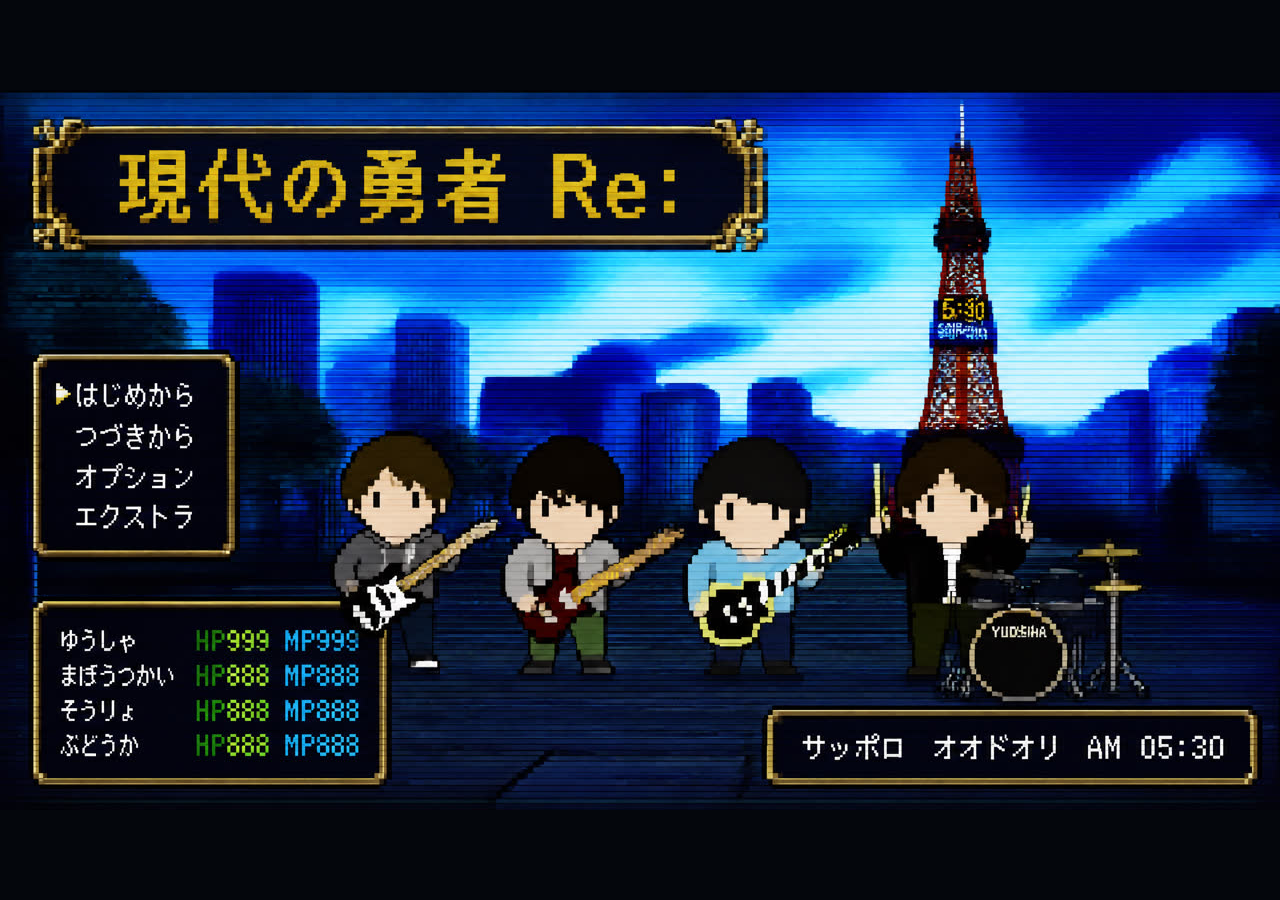
<file: game/yusha/index.html>
<!DOCTYPE html>
<html lang="ja">
<head>
<meta charset="utf-8">
<meta name="viewport" content="width=device-width, initial-scale=1, user-scalable=no">
<title>現代の勇者 Re: — 遊べる嘘RPG | JP RECORDS</title>
<meta name="description" content="JP「現代の勇者 Re:」のMV画面を本当に遊べるようにした小さなRPG。ダンジョンはない。それでも勇者でいたい。">
<style>
  * { margin:0; padding:0; box-sizing:border-box; }
  html, body { height:100%; overflow:hidden; background:#04060c; touch-action:manipulation; }
  body { font-family:"MS Gothic","MS ゴシック","Hiragino Kaku Gothic ProN",monospace; color:#fff;
         display:flex; align-items:center; justify-content:center; }

  #stage { position:relative; aspect-ratio:16/9; width:min(100vw, calc(100vh * 16 / 9));
           background:#04060c; overflow:hidden; }
  #scene { position:absolute; inset:0; width:100%; height:100%; object-fit:fill; transition:opacity .8s ease; }
  .hot { position:absolute; cursor:pointer; }

  /* DQ風ウィンドウ */
  .dq { background:rgba(2,4,12,.92); border:3px solid #fff; border-radius:6px;
        box-shadow:0 0 0 3px rgba(2,4,12,.92), 0 6px 18px rgba(0,0,0,.6); color:#fff; }
  #msg { position:absolute; left:6%; right:6%; bottom:4%; min-height:22%; padding:1.6% 2.2%; display:none;
         font-size:clamp(14px,2.7vh,24px); line-height:1.9; letter-spacing:.06em; white-space:pre-wrap; }
  #msg.on { display:block; }
  #madv { position:absolute; right:1.4em; bottom:.5em; animation:blink 1.1s infinite; }
  @keyframes blink { 50% { opacity:.15; } }

  #cmd { position:absolute; right:7%; bottom:29%; padding:1.2% 1.6%; display:none; min-width:22%;
         font-size:clamp(14px,2.6vh,23px); line-height:2.05; letter-spacing:.06em; }
  #cmd.on { display:block; }
  .copt { cursor:pointer; padding:0 .4em; border-radius:4px; }
  .copt:hover { background:rgba(255,255,255,.14); }
  .copt::before { content:"　"; }
  .copt.sel::before { content:"▶"; }

  #hp { position:absolute; right:2.5%; top:3.5%; padding:.7% 1.4%; font-size:clamp(12px,2.2vh,19px);
        letter-spacing:.06em; display:none; }
  #hp.on { display:block; }
  #hp b { color:#7CFC90; font-weight:normal; }

  /* エンディング歌詞 */
  #elyric { position:absolute; left:0; right:0; bottom:8%; text-align:center; pointer-events:none;
            font-size:clamp(20px,4vh,36px); letter-spacing:.14em; color:#fff;
            text-shadow:0 0 10px rgba(2,6,16,.95), 0 2px 18px rgba(2,6,16,.95), 0 0 3px #000;
            opacity:0; transition:opacity .8s ease; }

  #fade { position:absolute; inset:0; background:#000; opacity:0; pointer-events:none; transition:opacity 1.4s ease; }
</style>
</head>
<body>

<div id="stage">
  <img id="scene" src="assets/img/s001.jpg" alt="">
  <div id="fx"></div>
  <div id="hp" class="dq">ゆうしゃ　こころのHP <b id="hpv">100</b></div>
  <div id="cmd" class="dq"></div>
  <div id="msg" class="dq"><span id="mtext"></span><span id="madv" style="display:none">▼</span></div>
  <div id="elyric"></div>
  <div id="fade"></div>
</div>

<script>
(() => {
  const $ = id => document.getElementById(id);
  const scene = $('scene'), fx = $('fx'), msg = $('msg'), mtext = $('mtext'), madv = $('madv'),
        cmd = $('cmd'), hpwin = $('hp'), hpv = $('hpv'), elyric = $('elyric'), fade = $('fade');
  const IMG = n => `assets/img/${n}.jpg`;
  const CLEAR_KEY = 'yusha_re_cleared';

  const bgm = new Audio('assets/audio/bgm_loop.mp3'); bgm.loop = true;
  const endTrack = new Audio('assets/audio/ending.mp3');
  const seOk = new Audio('assets/audio/se_ok.mp3');
  const seGood = new Audio('assets/audio/se_good.mp3');
  const seBad = new Audio('assets/audio/se_bad.mp3');
  const playSE = a => { try { a.currentTime = 0; a.play(); } catch (_) {} };

  let hp = 100;
  const dmg = n => { hp = Math.max(10, hp - n); hpv.textContent = hp; };

  // ---------- メッセージ（タイプ送り・クリックで進む） ----------
  let typing = false, skipType = false, waiting = null;
  function showLines(lines, done) {
    msg.classList.add('on');
    let i = 0;
    const next = () => {
      if (i >= lines.length) { msg.classList.remove('on'); done && done(); return; }
      typeLine(lines[i++], () => { waiting = next; madv.style.display = ''; });
    };
    next();
  }
  function typeLine(text, done) {
    typing = true; skipType = false; madv.style.display = 'none';
    mtext.textContent = '';
    let k = 0;
    const tick = () => {
      if (skipType) { mtext.textContent = text; typing = false; done(); return; }
      mtext.textContent = text.slice(0, ++k);
      if (k < text.length) setTimeout(tick, 26);
      else { typing = false; done(); }
    };
    tick();
  }
  $('stage').addEventListener('click', () => {
    if (typing) { skipType = true; return; }
    if (waiting) { const w = waiting; waiting = null; playSE(seOk); w(); }
  });

  // ---------- コマンド ----------
  function showCmd(options, onPick) {
    cmd.innerHTML = ''; cmd.classList.add('on');
    options.forEach((op, i) => {
      const d = document.createElement('div');
      d.className = 'copt' + (i === 0 ? ' sel' : '');
      d.textContent = op;
      d.addEventListener('mouseenter', () => { cmd.querySelectorAll('.copt').forEach(x => x.classList.remove('sel')); d.classList.add('sel'); });
      d.addEventListener('click', e => { e.stopPropagation(); cmd.classList.remove('on'); playSE(seOk); onPick(op); });
      cmd.appendChild(d);
    });
  }

  function setScene(img, cb) {
    scene.style.opacity = 0;
    setTimeout(() => { scene.src = IMG(img); scene.onload = () => { scene.style.opacity = 1; cb && cb(); }; }, 820);
  }

  // ---------- 本編 ----------
  function intro() {
    hpwin.classList.add('on');
    setScene('s004', () => showLines([
      '＊ゆうしゃは めを さました',
      '＊しょじひん：ギター（すこし おれてる）\n　　　　　　　ゆめ（かなり おれてる）',
      '＊きょうも まちへ でる',
    ], battle1));
  }

  function battle1() {
    setScene('s010', () => showLines(['＊まものの けはいを さがした'], () => {
      showCmd(['しらべる', 'まつ', 'さけぶ'], op => {
        const t = { 'しらべる': '＊くさが はえていた。いじょうだ',
                    'まつ': '＊30ぷん まった。だれも こなかった',
                    'さけぶ': '＊「でてこい！」　こだまも かえってこない。ここは とかいだ' }[op];
        showLines([t, '＊ダンジョンは どこにも なかった'], battle2);
      });
    }));
  }

  function battle2() {
    setScene('s043', () => showLines(['＊つうきんラッシュが あらわれた！'], () => askB2()));
    function askB2() {
      showCmd(['たたかう', 'ぼうぎょ', 'にげる'], op => {
        if (op === 'たたかう') { playSE(seBad); dmg(20); showLines(['＊スーツの むれは つよすぎる！\n　こころのHPが 20 へった'], askB2); }
        else if (op === 'にげる') { playSE(seBad); dmg(10); showLines(['＊まわりこまれた！　まんいんでんしゃに にげばは ない'], askB2); }
        else { playSE(seGood); showLines(['＊めを とじて　あたまの なかで おんがくを ならした',
                                          '＊ダメージは うけた。でも こころは まもった'], school); }
      });
    }
  }

  function school() {
    setScene('s016', () => showLines(['＊がっこうに いた ころを おもいだした'], () =>
      setScene('s017', () => showLines([
        '＊べんきょうを した。ちからが 10 あがった……がめんには そう でている',
        '＊つかいみちは まだ みつからない',
      ], room))));
  }

  function room() {
    setScene('s035', () => showLines(['＊へやに かえってきた', '＊すみっこに おれた ギターが ある'], askRoom));
    function askRoom() {
      showCmd(['インターネットを する', 'アニメを みる', 'ギターを なおす'], op => {
        if (op === 'インターネットを する') {
          setScene('s032', () => showLines(['＊さいきょうの ぶきを そうびした'], () =>
            setScene('s033', () => showLines(['＊ネットの なかでは だれにも まけなかった'], () =>
              setScene('s034', () => { playSE(seBad); dmg(10);
                showLines(['＊がめんを けすと へやは くらかった'], () => setScene('s035', askRoom)); })))));
        } else if (op === 'アニメを みる') {
          playSE(seBad); dmg(10);
          showLines(['＊アニメを 3わ みた。おもしろかった。それだけだった'], askRoom);
        } else {
          playSE(seGood);
          showLines(['＊おれた ネックに テープを まいた。ぶきの しゅうりは ゆうしゃの きほんだ', '＊よし。まだ 鳴る'], status);
        }
      });
    }
  }

  function status() {
    setScene('s040', () => showLines([
      '＊ステータスを ひらいた',
      '＊レベルが よめない。この まちには けいけんちの けいじばんが ない',
    ], night));
  }

  function night() {
    setScene('s039', () => showLines(['＊よる。ギターを かついで まちに でた'], () =>
      setScene('s045', () => showLines(['＊ここで なにを する？'], askNight))));
    function askNight() {
      showCmd(['たたかう', 'どうぐ', 'にげる', 'うたう'], op => {
        if (op === 'たたかう') { playSE(seBad); dmg(5); showLines(['＊てきは いない。きのうも きょうも あしたも、ただの まいにちだ'], askNight); }
        else if (op === 'どうぐ') { showLines(['＊かばんには ギターしか はいっていない'], askNight); }
        else if (op === 'にげる') { showLines(['＊にげるのは もう じゅうぶん やった'], askNight); }
        else { playSE(seGood); live(); }
      });
    }
  }

  function live() {
    setScene('s022', () => showLines(['＊ゆうしゃたちは うたった'], () =>
      setScene('s049', () => showLines(['＊とおりすがりの ひとの あたまに HPバーが ともりはじめた'], friends))));
  }

  function friends() {
    setScene('s059', () => showLines(['＊ともだちが できた！'], ending));
  }

  // ---------- エンディング（ラスサビ・SRT実測-170.0s） ----------
  const LYRICS = [
    { t: 1.26,  e: 5.87,  x: '勇者の声が聞こえたか',       img: 's058' },
    { t: 5.894, e: 10.27, x: '仲間ができてうれしいよ',     img: 's060' },
    { t: 10.291,e: 14.96, x: '現代の勇者ここにあり',       img: 's061' },
    { t: 14.986,e: 23.91, x: 'それでは今日の冒険はここまで', img: 's062' },
  ];
  function ending() {
    hpwin.classList.remove('on');
    const f = setInterval(() => { bgm.volume = Math.max(0, bgm.volume - .06); if (bgm.volume <= 0) { bgm.pause(); clearInterval(f); } }, 100);
    setScene('s058', () => {
      endTrack.volume = 1; endTrack.play().catch(() => {});
      let li = -1;
      const tick = () => {
        const t = endTrack.currentTime;
        const cur = LYRICS.findIndex(L => t >= L.t && t <= L.e);
        if (cur !== li) {
          if (cur === -1) elyric.style.opacity = 0;
          else {
            elyric.textContent = LYRICS[cur].x; elyric.style.opacity = 1;
            if (scene.src.indexOf(LYRICS[cur].img) === -1) { scene.src = IMG(LYRICS[cur].img); }
          }
          li = cur;
        }
        if (!endTrack.ended) requestAnimationFrame(tick);
        else finish();
      };
      requestAnimationFrame(tick);
    });
  }

  function finish() {
    elyric.style.opacity = 0;
    try { localStorage.setItem(CLEAR_KEY, '1'); } catch (_) {}
    setScene('s064', () => showLines(['＊ぼうけんを セーブしました'], () => {
      setScene('s066', () => setTimeout(() => {
        fade.style.opacity = 1;
        setTimeout(() => location.reload(), 1800);
      }, 2600));
    }));
  }

  // ---------- エピローグ（クリア後・つづきから） ----------
  function epilogue() {
    hpwin.classList.remove('on');
    setScene('s068', () => showLines([
      '＊10ねんまえ、この ギターの うたが あった',
      '＊バンドは かいさんして、ギターは おれた',
      '＊ことし、あたらしい ぶきで その うたを よみがえらせた',
      '＊さいきょうの ぶきは、インターネットから AIに かわっていた',
      '＊げんだいの ゆうしゃ、ここに あり',
    ], () => setScene('s069', () => setTimeout(() => { fade.style.opacity = 1; setTimeout(() => location.reload(), 1800); }, 3000))));
  }

  // ---------- タイトル（焼き込みメニューに直接ホットスポット） ----------
  const cleared = (() => { try { return localStorage.getItem(CLEAR_KEY) === '1'; } catch (_) { return false; } })();
  function title() {
    scene.src = IMG('s001');
    const items = [
      { y: .425, act: () => { fx.innerHTML = ''; bgm.play().catch(() => {}); intro(); } },
      { y: .484, act: () => {
          if (cleared) { fx.innerHTML = ''; bgm.play().catch(() => {}); epilogue(); }
          else showLines(['＊セーブデータが ありません'], () => {}); } },
      { y: .544, act: () => showLines(['＊この じんせいに オプションは ない。ぜんぶ デフォルトだ'], () => {}) },
      { y: .601, act: () => {
          if (cleared) showLines(['＊つくったひと：JP', '＊おんがく：JP ＋ Suno', '＊え：gpt_image_2', '＊プログラム：Claude', '＊10ねんまえの ぼくへ——きいてるか', ], () => {});
          else showLines(['＊？？？'], () => {}); } },
    ];
    items.forEach(it => {
      const h = document.createElement('div');
      h.className = 'hot';
      h.style.cssText = `left:4%; width:15%; top:${(it.y - .028) * 100}%; height:5.4%;`;
      h.addEventListener('click', e => { e.stopPropagation(); playSE(seOk); it.act(); });
      fx.appendChild(h);
    });
  }

  // 検証用: ?peek=battle2|room|night|ending|epilogue
  const peek = new URLSearchParams(location.search).get('peek');
  const toLoad = ['s001','s004','s010','s016','s017','s022','s032','s033','s034','s035','s039','s040','s043','s045','s049','s058','s059','s060','s061','s062','s064','s066','s068','s069'];
  let loaded = 0;
  toLoad.forEach(n => { const im = new Image(); im.onload = im.onerror = () => {
    if (++loaded >= toLoad.length) {
      if (peek === 'battle2') battle2();
      else if (peek === 'room') room();
      else if (peek === 'night') night();
      else if (peek === 'ending') friends();
      else if (peek === 'epilogue') epilogue();
      else title();
    }
  }; im.src = IMG(n); });
})();
</script>
</body>
</html>
</file>
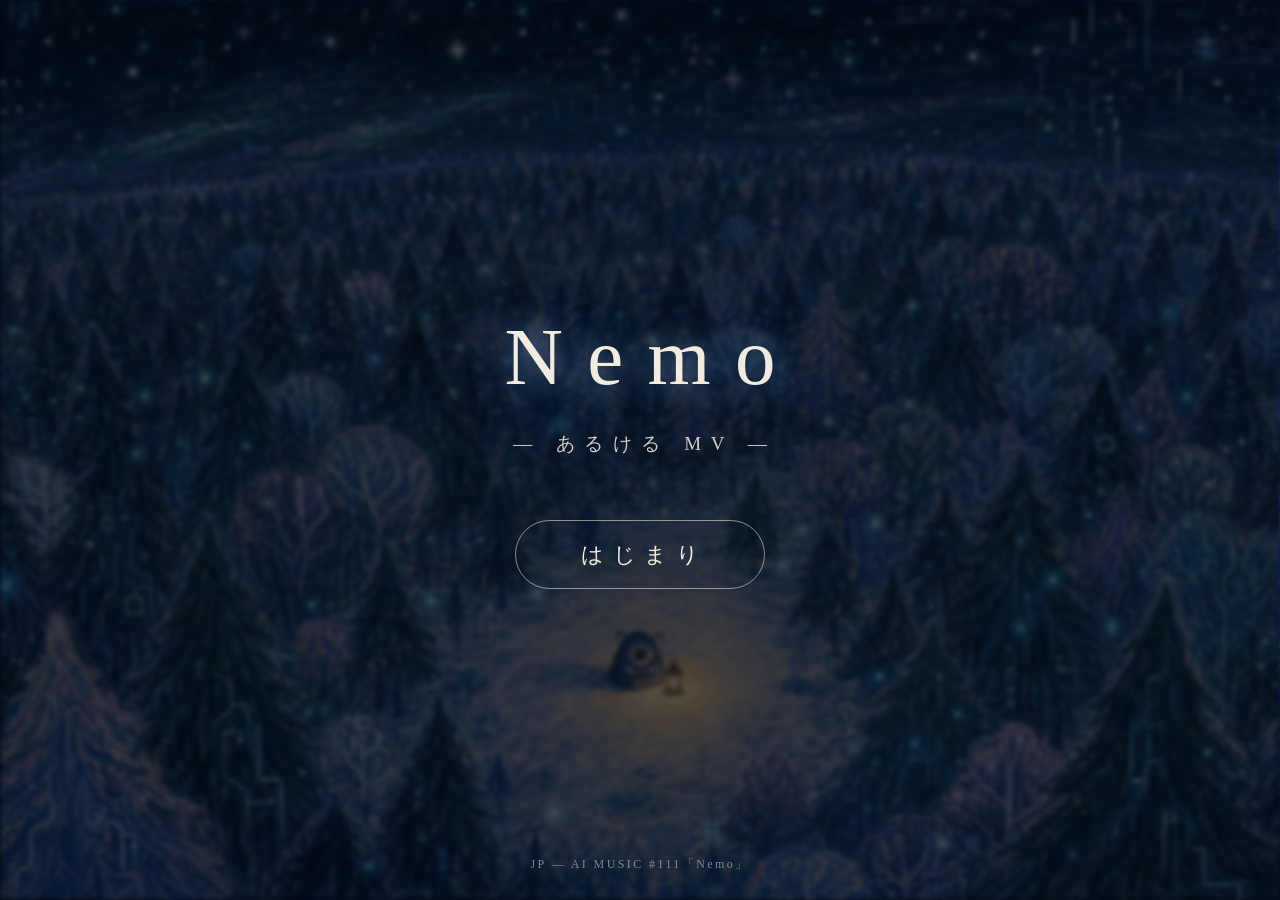
<file: walk/nemo/index.html>
<!DOCTYPE html>
<html lang="ja">
<head>
<meta charset="utf-8">
<meta name="viewport" content="width=device-width, initial-scale=1, user-scalable=no">
<title>Nemo — あるけるMV | JP RECORDS</title>
<meta name="description" content="JP「Nemo」の世界を自分の足で歩けるMV。凍った森を歩くと、その場所に歌詞が浮かぶ。">
<link rel="canonical" href="https://jp-records.com/walk/nemo/">
<meta property="og:title" content="Nemo — あるけるMV">
<meta property="og:description" content="曲の世界を自分の足で歩けるMV。凍った森を歩くと、その場所に歌詞が浮かぶ。">
<meta property="og:type" content="website">
<meta property="og:url" content="https://jp-records.com/walk/nemo/">
<meta property="og:image" content="https://jp-records.com/walk/nemo/assets/img/s001.jpg">
<meta name="twitter:card" content="summary_large_image">
<style>
  * { margin:0; padding:0; box-sizing:border-box; }
  html, body { height:100%; overflow:hidden; background:#060a18; touch-action:none; }
  body { font-family:"Hiragino Mincho ProN","Yu Mincho","Noto Serif JP",serif; color:#f2ecdf; }

  #stage { position:fixed; inset:0; overflow:hidden; }
  #world { position:absolute; top:0; left:0; height:100%; will-change:transform; }

  .shot { position:absolute; top:0; height:100%; }
  .shot img {
    width:100%; height:100%; object-fit:cover; display:block;
    -webkit-mask-image:linear-gradient(to right, transparent 0%, #000 7%, #000 93%, transparent 100%);
            mask-image:linear-gradient(to right, transparent 0%, #000 7%, #000 93%, transparent 100%);
  }

  .lyric {
    position:absolute; top:24%; transform:translateX(-50%);
    white-space:pre-line; text-align:center; line-height:2.0; letter-spacing:.1em;
    font-size:clamp(17px, 2.4vh + 0.5vw, 30px); color:#f5efe2;
    text-shadow:0 0 6px rgba(3,6,16,.95), 0 0 18px rgba(3,6,16,.9), 0 2px 26px rgba(3,6,16,.85);
    background:radial-gradient(ellipse 60% 55% at center, rgba(4,8,20,.42), transparent 75%);
    padding:1.2em 1.6em; opacity:0; pointer-events:none; user-select:none; width:max-content; max-width:70vw;
  }

  #ground {
    position:absolute; left:0; right:0; bottom:0; height:14vh; pointer-events:none;
    background:linear-gradient(to bottom, transparent, rgba(3,5,12,.85));
  }
  #tint { position:absolute; inset:0; pointer-events:none; transition:background-color 2.5s ease; }
  #snow { position:absolute; inset:0; pointer-events:none; }

  #player { position:absolute; will-change:transform; pointer-events:none; }
  #lightpool {
    position:absolute; pointer-events:none; border-radius:50%;
    background:radial-gradient(ellipse at center, rgba(255,205,120,.28), rgba(255,190,100,.10) 45%, transparent 70%);
  }

  #progress { position:absolute; left:0; bottom:0; height:2px; width:0; background:rgba(255,214,140,.45); pointer-events:none; }

  #hint {
    position:absolute; left:50%; bottom:16vh; transform:translateX(-50%);
    font-size:clamp(13px, 1.8vh, 17px); letter-spacing:.15em; color:rgba(242,236,223,.75);
    text-shadow:0 0 10px rgba(3,6,16,.9); transition:opacity 2s; pointer-events:none;
  }

  .overlay {
    position:fixed; inset:0; display:flex; flex-direction:column; align-items:center; justify-content:center;
    gap:3vh; z-index:10; text-align:center;
  }
  #title { background:rgba(4,7,18,.55); transition:opacity 1.8s ease; }
  #title .bg { position:absolute; inset:0; z-index:-1; overflow:hidden; }
  #title .bg img { width:100%; height:100%; object-fit:cover; filter:brightness(.35) saturate(.85) blur(2px); }
  #title h1 { font-size:clamp(44px, 9vh, 88px); font-weight:500; letter-spacing:.3em; text-indent:.3em;
              text-shadow:0 0 30px rgba(140,190,255,.5), 0 0 60px rgba(140,190,255,.25); }
  #title .sub { font-size:clamp(14px, 2.2vh, 19px); letter-spacing:.5em; text-indent:.5em; color:rgba(242,236,223,.85); }
  #start {
    margin-top:4vh; font-family:inherit; font-size:clamp(16px, 2.4vh, 22px); letter-spacing:.4em; text-indent:.4em;
    color:#f2ecdf; background:transparent; border:1px solid rgba(242,236,223,.55); border-radius:2em;
    padding:.9em 2.6em; cursor:pointer; transition:all .4s;
  }
  #start:disabled { opacity:.35; cursor:default; }
  #start:not(:disabled):hover { background:rgba(242,236,223,.12); box-shadow:0 0 24px rgba(255,214,140,.25); }
  #title .credit { position:absolute; bottom:3vh; font-size:12px; letter-spacing:.2em; color:rgba(242,236,223,.5); }

  #ending { background:#020409; opacity:0; pointer-events:none; transition:opacity 4s ease; z-index:20; }
  #ending .msg { font-size:clamp(24px, 4.5vh, 44px); letter-spacing:.35em; text-indent:.35em;
                 opacity:0; transition:opacity 3s ease 1.5s; }
  #ending #again {
    font-family:inherit; font-size:clamp(13px, 1.9vh, 17px); letter-spacing:.3em; text-indent:.3em;
    color:rgba(242,236,223,.7); background:transparent; border:none; cursor:pointer;
    opacity:0; transition:opacity 2s ease 6s; margin-top:6vh;
  }
</style>
</head>
<body>

<div id="stage">
  <div id="world"></div>
  <div id="ground"></div>
  <div id="lightpool"></div>
  <svg id="player" viewBox="0 0 64 84" aria-hidden="true">
    <g id="pbody" fill="#0b0f1e">
      <circle cx="28" cy="16" r="10"/>
      <path d="M16,28 Q28,21 40,28 L39,60 Q28,67 17,60 Z"/>
      <rect x="21" y="58" width="6" height="12" rx="3"/>
      <rect x="30" y="58" width="6" height="12" rx="3"/>
      <path d="M38,32 Q48,36 52,44" stroke="#0b0f1e" stroke-width="5" stroke-linecap="round" fill="none"/>
    </g>
    <line x1="52" y1="44" x2="52" y2="50" stroke="#0b0f1e" stroke-width="2"/>
    <circle cx="52" cy="55" r="6" fill="#ffd894" opacity=".95"/>
    <circle cx="52" cy="55" r="10" fill="#ffca70" opacity=".22"/>
  </svg>
  <canvas id="snow"></canvas>
  <div id="tint"></div>
  <div id="progress"></div>
  <div id="hint">→ / D で あるく　（タップ長押しでも すすめる）</div>
</div>

<div class="overlay" id="title">
  <div class="bg"><img src="assets/img/s001.jpg" alt=""></div>
  <h1>Nemo</h1>
  <div class="sub">— あるける MV —</div>
  <button id="start" disabled>よみこみちゅう…</button>
  <div class="credit">JP — AI MUSIC #111「Nemo」</div>
</div>

<div class="overlay" id="ending">
  <div class="msg">おやすみなさい</div>
  <button id="again">— もういちど —</button>
</div>

<script src="assets/data.js"></script>
<script>
(() => {
  const D = WALKMV_DATA;
  const world = document.getElementById('world');
  const playerEl = document.getElementById('player');
  const lightpool = document.getElementById('lightpool');
  const tint = document.getElementById('tint');
  const hint = document.getElementById('hint');
  const progress = document.getElementById('progress');
  const titleOv = document.getElementById('title');
  const startBtn = document.getElementById('start');
  const endingOv = document.getElementById('ending');
  const OVERLAP = 0.92;              // 見開き同士を8%重ねてマスクで溶かす
  const ACT_TINT = {1:'rgba(40,70,130,.16)', 2:'rgba(90,50,110,.14)', 3:'rgba(60,10,30,.20)', 4:'rgba(30,26,70,.18)'};

  // ---- 世界の構築 ----
  const shots = D.shots.map(s => ({...s, el:null, imgEl:null, lyricEls:[], x:0, w:0, aspect:16/9}));
  let loaded = 0;
  for (const s of shots) {
    const div = document.createElement('div');
    div.className = 'shot';
    const img = document.createElement('img');
    img.decoding = 'async';
    img.onload = () => { s.aspect = img.naturalWidth / img.naturalHeight; onLoad(); };
    img.onerror = onLoad;
    img.src = s.img;
    div.appendChild(img);
    world.appendChild(div);
    s.el = div; s.imgEl = img;
    for (const text of s.lyrics) {
      const ly = document.createElement('div');
      ly.className = 'lyric';
      ly.textContent = text;
      world.appendChild(ly);
      s.lyricEls.push(ly);
    }
  }
  const peek = new URLSearchParams(location.search).get('peek'); // 検証用: ?peek=0.5 で行程50%地点から自動開始
  function onLoad() {
    loaded++;
    startBtn.textContent = loaded >= shots.length ? 'はじまり' : `よみこみちゅう… ${Math.round(loaded/shots.length*100)}%`;
    if (loaded >= shots.length) {
      layout();
      startBtn.disabled = false;
      if (peek !== null) startBtn.click();
    }
  }

  // ---- レイアウト ----
  let vw = 0, vh = 0, worldW = 0, playerH = 0, playerW = 0;
  function layout() {
    vw = innerWidth; vh = innerHeight;
    let x = 0;
    for (const s of shots) {
      s.w = vh * s.aspect;
      s.x = x;
      s.el.style.left = x + 'px';
      s.el.style.width = s.w + 'px';
      const n = s.lyricEls.length;
      s.lyricEls.forEach((ly, i) => {
        ly.dataset.x = s.x + s.w * ((i + 1) / (n + 1));
        ly.style.left = ly.dataset.x + 'px';
      });
      x += s.w * OVERLAP;
    }
    worldW = x + shots[shots.length - 1].w * (1 - OVERLAP);
    world.style.width = worldW + 'px';
    playerH = vh * 0.14; playerW = playerH * 64 / 84;
    playerEl.style.width = playerW + 'px';
    playerEl.style.height = playerH + 'px';
    lightpool.style.width = playerH * 2.6 + 'px';
    lightpool.style.height = playerH * 0.9 + 'px';
    snowCv.width = vw; snowCv.height = vh;
  }
  addEventListener('resize', layout);

  // ---- 入力 ----
  const keys = new Set();
  addEventListener('keydown', e => {
    if (['ArrowRight','ArrowLeft','KeyD','KeyA'].includes(e.code)) { keys.add(e.code); e.preventDefault(); }
  });
  addEventListener('keyup', e => keys.delete(e.code));
  let touchDir = 0;
  addEventListener('pointerdown', e => {
    if (!started || ended) return;
    touchDir = e.clientX > vw / 2 ? 1 : -1;
  });
  addEventListener('pointerup', () => touchDir = 0);
  addEventListener('pointercancel', () => touchDir = 0);
  addEventListener('contextmenu', e => e.preventDefault());

  // ---- 雪 ----
  const snowCv = document.getElementById('snow');
  const sctx = snowCv.getContext('2d');
  const SNOW_COUNT = {1:90, 2:45, 3:14, 4:55};
  const flakes = [];
  function stepSnow(dt, act, t) {
    const target = SNOW_COUNT[act] || 40;
    while (flakes.length < target) flakes.push({ x:Math.random()*vw, y:Math.random()*vh, r:.8+Math.random()*1.9, v:14+Math.random()*30, ph:Math.random()*6.28 });
    if (flakes.length > target) flakes.length = target;
    sctx.clearRect(0,0,vw,vh);
    sctx.fillStyle = 'rgba(235,240,255,.75)';
    for (const f of flakes) {
      f.y += f.v * dt;
      f.x += Math.sin(t*.8 + f.ph) * 12 * dt;
      if (f.y > vh + 4) { f.y = -4; f.x = Math.random()*vw; }
      sctx.globalAlpha = .25 + .5 * (f.r-0.8)/1.9;
      sctx.beginPath(); sctx.arc(f.x, f.y, f.r, 0, 6.28); sctx.fill();
    }
    sctx.globalAlpha = 1;
  }

  // ---- 音 ----
  const audio = new Audio(D.audio);
  audio.loop = true;
  audio.preload = 'auto';
  function fadeAudio(to, sec) {
    const from = audio.volume, t0 = performance.now();
    (function step(now) {
      const k = Math.min(1, (now - t0) / (sec * 1000));
      audio.volume = from + (to - from) * k;
      if (k < 1) requestAnimationFrame(step);
      else if (to === 0) audio.pause();
    })(t0);
  }

  // ---- 進行 ----
  const SPEED = 380;
  let px = 0, facing = 1, moving = false, started = false, ended = false;
  let walkT = 0, lastAct = 0, hintShown = true, moveTime = 0;

  function update(dt, t) {
    let dir = 0;
    if (keys.has('ArrowRight') || keys.has('KeyD')) dir += 1;
    if (keys.has('ArrowLeft') || keys.has('KeyA')) dir -= 1;
    dir = dir || touchDir;
    moving = dir !== 0 && !ended;
    if (moving) {
      px = Math.max(vw * 0.2, Math.min(worldW - playerW, px + dir * SPEED * dt));
      facing = dir; walkT += dt; moveTime += dt;
      if (hintShown && moveTime > 5) { hint.style.opacity = 0; hintShown = false; }
    }
    const camX = Math.max(0, Math.min(worldW - vw, px - vw * 0.38));
    world.style.transform = `translateX(${-camX}px)`;

    const bob = moving ? Math.sin(walkT * 11) * playerH * 0.03 : 0;
    const py = vh - playerH - vh * 0.055 + bob;
    playerEl.style.transform = `translate(${px - camX - playerW/2}px, ${py}px) scaleX(${facing})`;
    lightpool.style.transform = `translate(${px - camX - playerH*1.3}px, ${vh - playerH*0.62}px)`;

    // 歌詞の浮かび
    const range = vw * 0.30;
    for (const s of shots) {
      if (s.x - camX > vw + range || s.x + s.w - camX < -range) {
        for (const ly of s.lyricEls) ly.style.opacity = 0;
        continue;
      }
      for (const ly of s.lyricEls) {
        const d = Math.abs(px - ly.dataset.x);
        const o = Math.max(0, 1 - d / range);
        ly.style.opacity = (o * o).toFixed(3);
        ly.style.transform = `translateX(-50%) translateY(${(1 - o) * 14}px)`;
      }
    }

    // 幕のトーン
    const cur = shots.find(s => px >= s.x && px < s.x + s.w * OVERLAP) || shots[shots.length - 1];
    if (cur.act !== lastAct) { lastAct = cur.act; tint.style.backgroundColor = ACT_TINT[cur.act]; }

    progress.style.width = (px / worldW * 100) + '%';
    stepSnow(dt, lastAct || 1, t);

    if (!ended && px >= worldW - vw * 0.28) endGame();
  }

  function endGame() {
    ended = true;
    fadeAudio(0, 5);
    endingOv.style.pointerEvents = 'auto';
    endingOv.style.opacity = 1;
    endingOv.querySelector('.msg').style.opacity = 1;
    document.getElementById('again').style.opacity = 1;
  }
  document.getElementById('again').addEventListener('click', () => location.reload());

  // ---- ループ ----
  let lastT = null;
  function frame(now) {
    if (lastT === null) lastT = now;
    const dt = Math.min(0.05, (now - lastT) / 1000);
    lastT = now;
    if (started) update(dt, now / 1000);
    requestAnimationFrame(frame);
  }

  startBtn.addEventListener('click', () => {
    started = true;
    px = peek !== null ? worldW * parseFloat(peek) : vw * 0.25;
    audio.volume = 0;
    audio.play().then(() => fadeAudio(1, 2)).catch(() => {});
    titleOv.style.opacity = 0;
    setTimeout(() => titleOv.style.display = 'none', 1900);
    requestAnimationFrame(frame);
  });
})();
</script>
</body>
</html>
</file>
<file: style.css>
:root{
  --wood:#5c4430;          /* 棚の木 */
  --wood2:#4a3626;
  --kraft:#c9b492;         /* クラフト紙 */
  --kraft2:#bda57f;
  --tag:#f4ead2;           /* 値札クリーム */
  --ink:#33291c;
  --red:#c0392b;           /* 値札の赤 */
  --sans:"Hiragino Maru Gothic ProN","Hiragino Kaku Gothic ProN","Yu Gothic","游ゴシック",sans-serif;
  --cond:"Arial Narrow",Arial,sans-serif;
}
html{background:var(--wood)}
body{margin:0;color:var(--ink);font-family:var(--sans);-webkit-font-smoothing:antialiased;
     background:
       repeating-linear-gradient(90deg,transparent 0 120px,rgba(0,0,0,.05) 120px 122px),
       linear-gradient(var(--wood),var(--wood2));
     background-attachment:fixed}

/* ───── 店頭サイン ───── */
.sign{text-align:center;padding:46px 20px 30px}
.sign .board{display:inline-block;background:var(--tag);padding:20px 44px 18px;transform:rotate(-.8deg);
             box-shadow:0 6px 18px rgba(0,0,0,.35);border-radius:3px}
.sign h1{font-size:clamp(30px,5vw,46px);font-weight:800;letter-spacing:.06em;margin:0}
.sign h1 span{color:var(--red)}
.sign .sub{font-family:var(--cond);font-size:11px;letter-spacing:.34em;margin-top:6px}
.sign nav{margin-top:18px}
.sign nav a{color:var(--tag);font-size:11px;letter-spacing:.22em;text-decoration:none;margin:0 14px;opacity:.85}
.sign nav a:hover{opacity:1;text-decoration:underline}

/* ───── 正方形スリーブ: 16:9のジャケを切らずに、余白は同ジャケのぼかしで満たす ───── */
.sq{position:relative;aspect-ratio:1;overflow:hidden;background:#181410}
.sq .bg{position:absolute;inset:0;width:100%;height:100%;object-fit:cover;
        transform:scale(1.4);filter:blur(14px) saturate(1.15) brightness(.72)}
.sq .fg{position:absolute;top:50%;left:0;width:100%;transform:translateY(-50%);display:block;
        box-shadow:0 0 22px rgba(0,0,0,.5)}

/* ───── 今週のイチオシ（最新曲）───── */
.pick{max-width:880px;margin:10px auto 54px;padding:0 24px;display:grid;grid-template-columns:minmax(220px,340px) 1fr;gap:36px;align-items:center}
.pick .sleeve{position:relative;transform:rotate(-2deg)}
.pick .sleeve .sq{border:10px solid #fff;box-sizing:border-box;
                  box-shadow:0 14px 30px rgba(0,0,0,.45);border-radius:2px}
.pick .pop{position:absolute;top:-16px;right:-14px;background:var(--red);color:#fff;font-weight:800;
           font-size:12px;letter-spacing:.1em;padding:9px 13px;transform:rotate(6deg);border-radius:3px;
           box-shadow:0 4px 10px rgba(0,0,0,.3)}
.pick .txt{background:var(--tag);padding:26px 30px;border-radius:3px;transform:rotate(.5deg);
           box-shadow:0 8px 20px rgba(0,0,0,.3)}
.pick .label{font-family:var(--cond);font-size:10px;letter-spacing:.3em;color:var(--red);margin-bottom:10px}
.pick h2{font-size:clamp(22px,3vw,32px);margin:0 0 10px;line-height:1.3;text-wrap:balance}
.pick .meta{font-size:12px;opacity:.65;margin-bottom:20px}
.pick a{display:inline-block;background:var(--ink);color:var(--tag);text-decoration:none;font-size:12px;
        font-weight:700;letter-spacing:.18em;padding:11px 22px;border-radius:3px;border:none;
        font-family:var(--sans);cursor:pointer}
.pick a:hover{background:var(--red);color:#fff}

/* ───── クレート ───── */
.crate{max-width:1200px;margin:0 auto 60px;padding:26px 26px 34px;box-sizing:border-box;
       background:linear-gradient(var(--kraft),var(--kraft2));border-radius:6px;
       border:14px solid var(--wood2);border-top-width:10px;
       box-shadow:inset 0 10px 24px rgba(0,0,0,.22),0 16px 34px rgba(0,0,0,.4)}
.crate .divider{display:inline-block;background:var(--tag);font-family:var(--cond);font-weight:700;
                font-size:12px;letter-spacing:.3em;padding:10px 26px 8px;margin:-40px 0 22px 8px;
                border-radius:4px 4px 0 0;box-shadow:0 -3px 8px rgba(0,0,0,.15);transform:rotate(-.6deg)}
.crate .divider b{color:var(--red)}
.bin{display:grid;grid-template-columns:repeat(auto-fill,minmax(150px,1fr));gap:18px 14px}
.rec{position:relative;cursor:pointer;content-visibility:auto;contain-intrinsic-size:150px 180px}
.rec .vinyl{position:absolute;left:6%;right:6%;top:0;aspect-ratio:1;border-radius:50%;
            background:radial-gradient(circle,var(--dom,#888) 0 18%,#111 19% 60%,#181818 61% 100%);
            transition:transform .4s cubic-bezier(.2,.7,.3,1.2)}
.rec .sq{border:6px solid #fff;box-sizing:border-box;border-radius:2px;
         box-shadow:0 5px 12px rgba(0,0,0,.3);transition:transform .35s}
.rec:nth-child(odd) .sq{transform:rotate(-1.1deg)}
.rec:nth-child(even) .sq{transform:rotate(1deg)}
.rec:hover .vinyl,.rec:focus-visible .vinyl{transform:translateY(-26%)}
.rec:hover .sq,.rec:focus-visible .sq{transform:rotate(0) translateY(3px)}
.rec .t{margin-top:7px;font-size:11px;line-height:1.5;text-align:center;
        white-space:nowrap;text-overflow:ellipsis;overflow:hidden;opacity:.8}

/* ───── modal（埋め込み再生）───── */
.modal{position:fixed;inset:0;display:none;place-items:center;z-index:50;background:rgba(40,28,16,.78)}
.modal.open{display:grid}
.card{width:min(94vw,640px);background:var(--tag);border-radius:4px;padding:22px;position:relative;
      box-shadow:0 24px 60px rgba(0,0,0,.5)}
.card .player{aspect-ratio:16/9;background:#000;margin-bottom:16px;border:6px solid #fff;
              box-sizing:border-box;box-shadow:0 8px 18px rgba(0,0,0,.25)}
.card .player iframe{width:100%;height:100%;display:block;border:none}
.card h3{font-size:20px;margin:0 0 6px;line-height:1.35}
.card .m{font-size:11.5px;opacity:.65;margin-bottom:16px}
.card a{display:block;text-align:center;background:var(--ink);color:var(--tag);text-decoration:none;
        font-size:12px;font-weight:700;letter-spacing:.2em;padding:12px;border-radius:3px}
.card a:hover{background:var(--red);color:#fff}
.card .x{position:absolute;top:8px;right:12px;background:none;border:none;font-size:24px;cursor:pointer;color:var(--ink);z-index:1}

footer{text-align:center;color:var(--kraft);font-size:11px;letter-spacing:.2em;padding:10px 20px 46px}
footer a{color:var(--kraft);margin:0 12px}

@media (max-width:700px){
  .pick{grid-template-columns:1fr;gap:26px;margin-bottom:40px}
  .pick .sleeve{max-width:300px;margin:0 auto}
  .crate{margin:0 12px 40px;padding:18px 14px 24px;border-width:10px}
  .bin{grid-template-columns:repeat(auto-fill,minmax(110px,1fr));gap:14px 10px}
  .card{padding:14px}
}
@media (prefers-reduced-motion:reduce){*{transition:none!important}}
</file>
